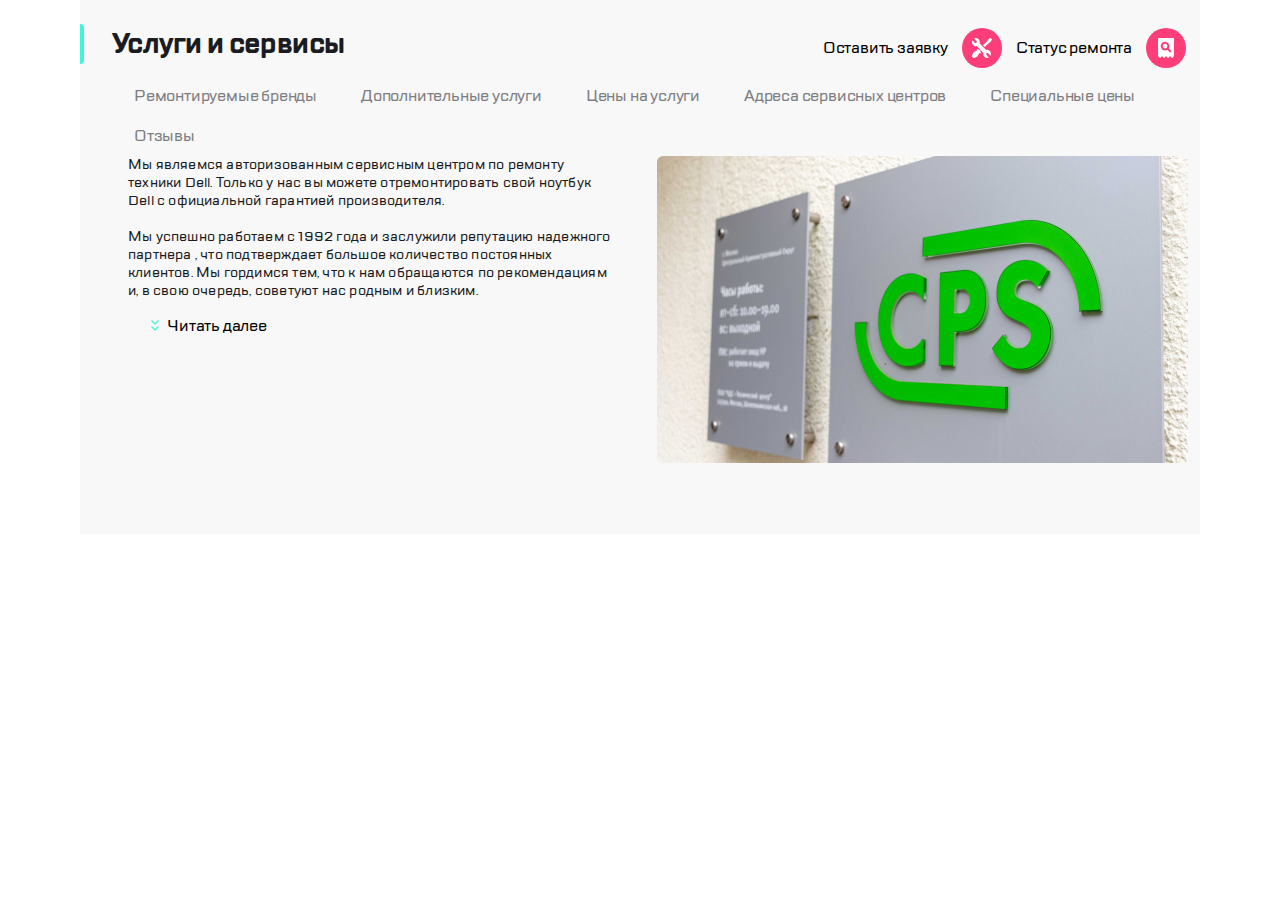
<file: index.html>
<!DOCTYPE html>
<html lang="en">
<head>
    <meta charset="UTF-8">
    <meta http-equiv="X-UA-Compatible" content="IE=edge">
    <meta name="viewport" content="width=device-width,user-scalable=no,initial-scale=1,maximum-scale=1,minimum-scale=1">
    <title>RepairService</title>
    <link rel="stylesheet" href="style.css">
</head>
<body>
    <div class="wrapper">
        <header class="header">
                <div class="header__menu">
                    <button class="button"><img src="./IMG/burgerSVG.svg" alt="Кнопка меню"></button>
                    <div class="header__divider header__divider_hidden"></div>                    
                    <div class="header__logo"><img src="./IMG/CPSlogo.svg" alt=""></div>
                </div>  
                <div class="header__contacts">  
                    <button class="button"><img src="./IMG/phone.svg" alt="Кнопка меню"></button>
                    <button class="button"><img src="./IMG/message.svg" alt="Кнопка меню"></button>
                    <button class="button header_button"><img src="./IMG/contact.svg" alt="Кнопка меню"></button>
                </div> 
                <div class="header__tools">           
                    <button class="button header__button_divider"><img src="./IMG/repair.svg" alt="Кнопка меню"></button>
                    <button class="button"><img src="./IMG/searchicon.svg" alt="Кнопка меню"></button>
            </div>
        </header>           

        <main class="main">
                <!-- // title ahead    -->
            <div class="main__title main__title-hidden">
                <span class="main__title_font">Услуги и сервисы</span>
            </div> 

                <!--  title ahead    //1140 -->
            <div class="main__ahead">
                <div class="main__title">
                    <span class="main__title_font">Услуги и сервисы</span>
                </div>
                <div class="main__button">
                    <span class="main__button_fonts"> Оставить заявку</span>
                    <button class="button"><img src="./IMG/repair.svg" alt="Кнопка меню"></button>
                </div>
                <div class="main__button">
                    <span class="main__button_fonts"> Статус ремонта</span>
                    <button class="button"><img src="./IMG/searchicon.svg" alt="Кнопка меню"></button>
                </div>              
            </div>
            
                <!--// nav scroller -->
            <div class="nav__scroller">
                <nav class="scroller__items scroller__items_scrollbar">
                    <a class="scroller__item scroller__item_fonts" href="#">Ремонтируемые бренды</a>
                    <a class="scroller__item scroller__item_fonts" href="#">Дополнительные услуги</a>
                    <a class="scroller__item scroller__item_fonts" href="#">Цены на услуги</a>
                    <a class="scroller__item scroller__item_fonts" href="#">Адреса сервисных центров</a>
                    <a class="scroller__item scroller__item_fonts" href="#">Специальные цены</a>
                    <a class="scroller__item scroller__item_fonts" href="#">Отзывы</a>
                </nav>
            </div>

                <!-- //main content -->

            <div class="main__content">
                <section class="main__content_wrap">
                    <div class="main__content_text">
                        <p class="content__fonts">  
                            Мы являемся авторизованным сервисным центром по ремонту
                            техники Dell. Только у нас вы можете отремонтировать 
                            свой ноутбук Dell с официальной  гарантией производителя.
                        </p>                     
                        <p class="content__fonts content__hidden_sm"> <br>
                            Мы успешно работаем с 1992 года и заслужили репутацию
                            надежного партнера <span class="content__hidden_lm">,  что подтверждает большое количество 
                            постоянных клиентов.  Мы гордимся тем, что к нам обращаются
                            по рекомендациям и, в свою очередь, советуют нас родным 
                            и близким.</span>
                        </p>
                        <div class="content__readmore">
                            <button class="readmore__button"></button>
                            <div class="readmore__button_fonts">Читать далее</div>
                        </div>  
                    </div>    
                </section>
                    
                    <!-- main img -->
                <div class="main__img main__img_position"></div>
            </div>
        </main>
    </div>
</body>
</file>
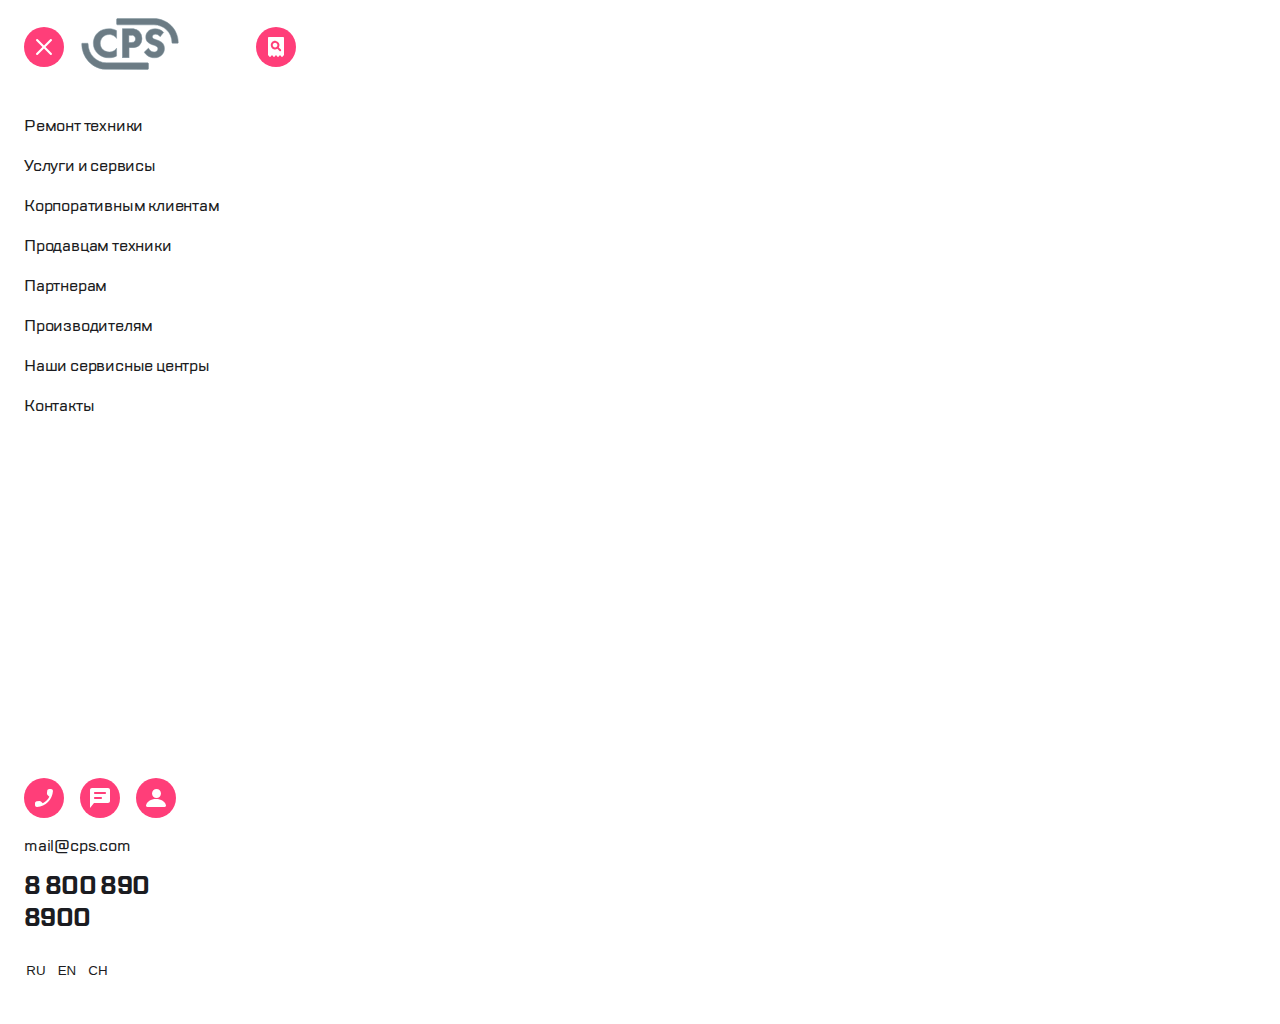
<file: mobileSlide.html>
<!DOCTYPE html>
<html lang="en">
<head>
    <meta charset="UTF-8">
    <meta http-equiv="X-UA-Compatible" content="IE=edge">
    <meta name="viewport" content="width=device-width, initial-scale=1.0">
    <link rel="stylesheet" href="./mobileslidestyle.css">
    <title>Document</title>
</head>
<body>
    <div class="mobslider">
        <header class="mobslider__header">
            <button class="mobslider__button mobslider__button_exit"><img src="./__mobile_slide/__mobslider_IMG/cross.svg" alt="Скрыть меню"></button>
            <div class="mobslider__logo"><img src="./__mobile_slide/__mobslider_IMG/CPSlogo.svg" alt="Логотип"></div>
            <button class="mobslider__button mobslider__button_search"><img src="./__mobile_slide/__mobslider_IMG/searchicon.svg" alt=""></button>
        </header>


        <div class="main">
            <section class="main__menu">
                <div class="main__menu_lists">
                    <a class="main__menu_list main__list_decoration main__list_activ " href="#">Ремонт техники</a>
                    <a class="main__menu_list main__list_decoration main__list_activ" href="#">Услуги и сервисы</a>
                    <a class="main__menu_list main__list_decoration main__list_activ" href="#">Корпоративным клиентам</a>
                    <a class="main__menu_list main__list_decoration main__list_activ" href="#">Продавцам техники</a>
                    <a class="main__menu_list main__list_decoration main__list_activ" href="#">Партнерам</a>
                    <a class="main__menu_list main__list_decoration main__list_activ" href="#">Производителям</a>
                    <a class="main__menu_list main__list_decoration main__list_activ" href="#">Наши сервисные центры</a>
                    <a class="main__menu_list main__list_decoration main__list_activ" href="#">Контакты</a>
                </div>
            </section>

            <footer class="main__footer">
                <div class="footer__contact">
                    <div class="footer__buttons">
                        <button class="footer__button mobslider__button"><img src="./__mobile_slide/__mobslider_IMG/phone.svg" alt="Позвонить"></button>
                        <button class="footer__button mobslider__button"><img src="./__mobile_slide/__mobslider_IMG/message.svg" alt="Отправить сообщение"></button>
                        <button class="footer__button mobslider__button"><img src="./__mobile_slide/__mobslider_IMG/contact.svg" alt="Список контактов"></button>
                    </div>
                    <div class="footer__email">mail@cps.com</div>
                    <div class="footer__phone">8 800 890 8900</div>
                </div>
                <div class="main__leng">
                    <ul class="leng__items">
                        <li class="leng__item"><button class="leng__buttons">RU</button></li>
                        <li class="leng__item"><button class="leng__buttons">EN</button></li>
                        <li class="leng__item"><button class="leng__buttons">CH</button></li>
                    </ul>
                </div>        
            </footer>
        </div>
    </div>
</body>
</html>
</file>
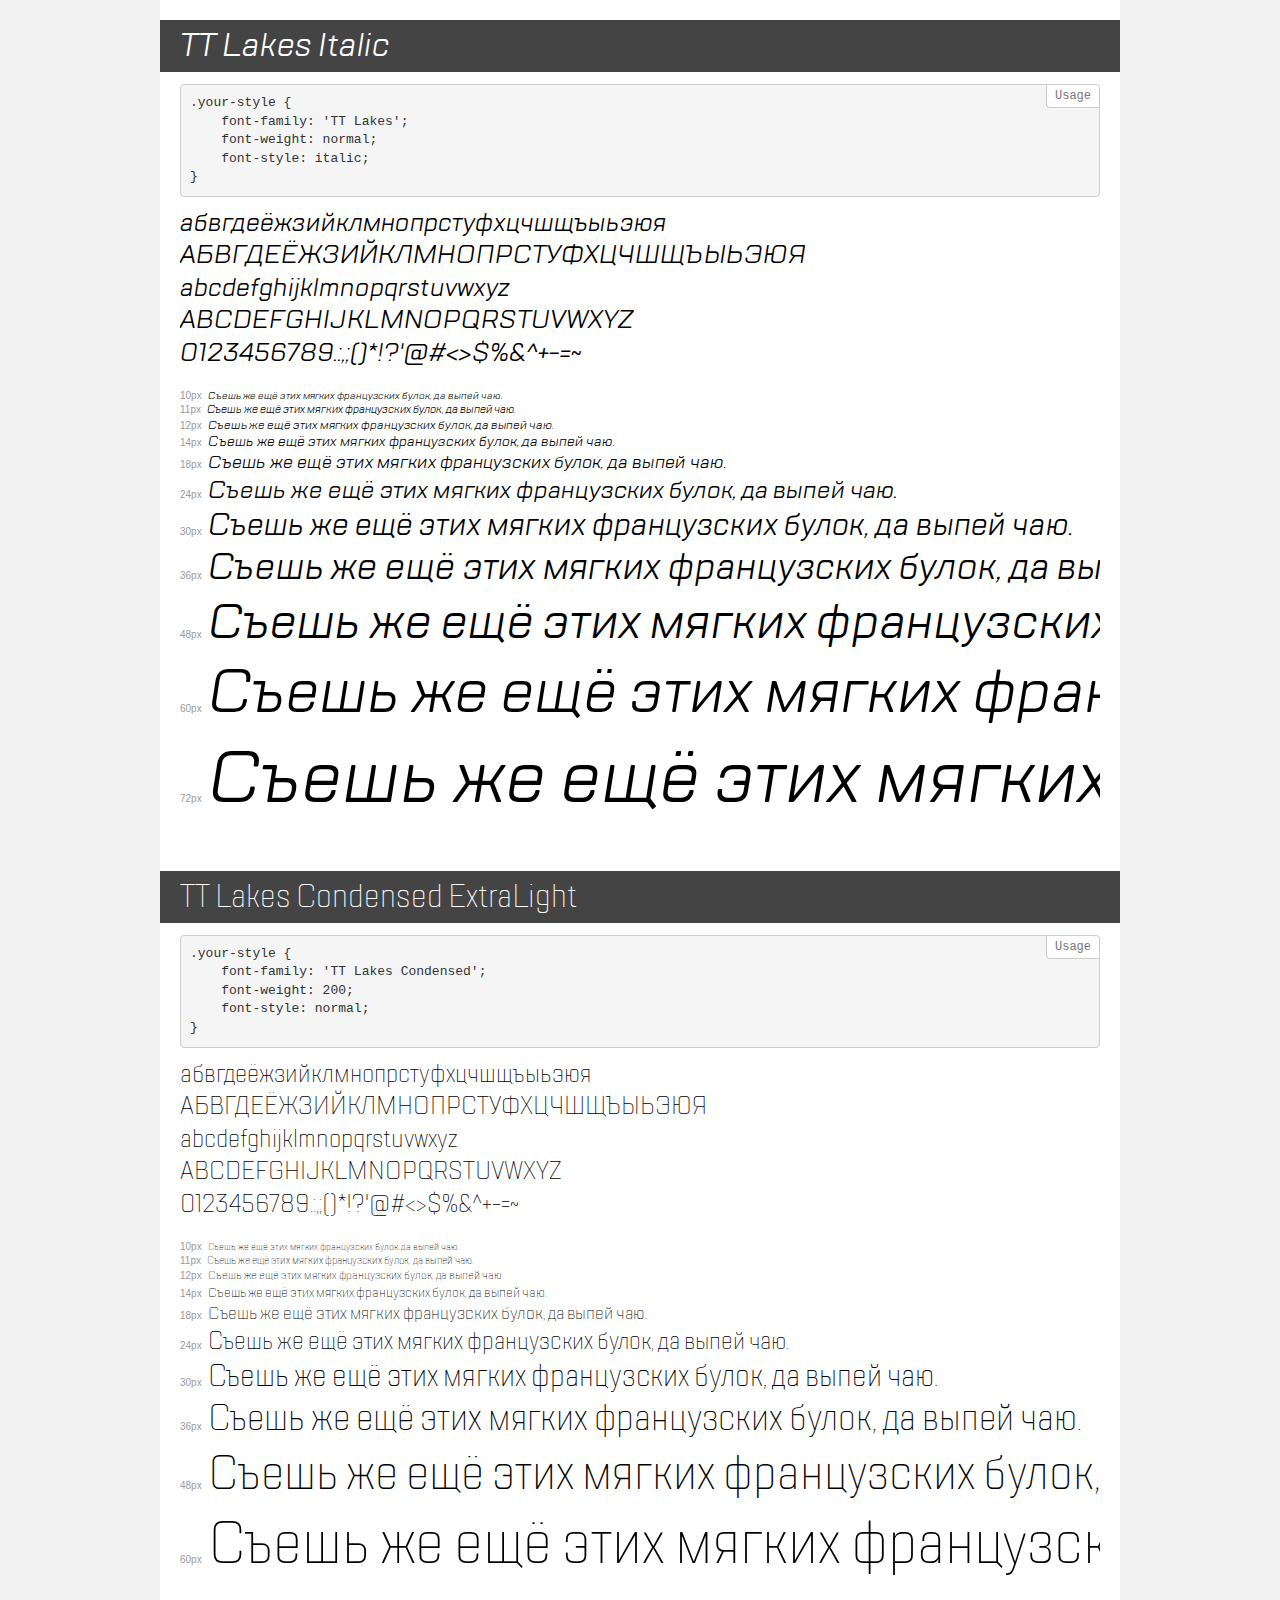
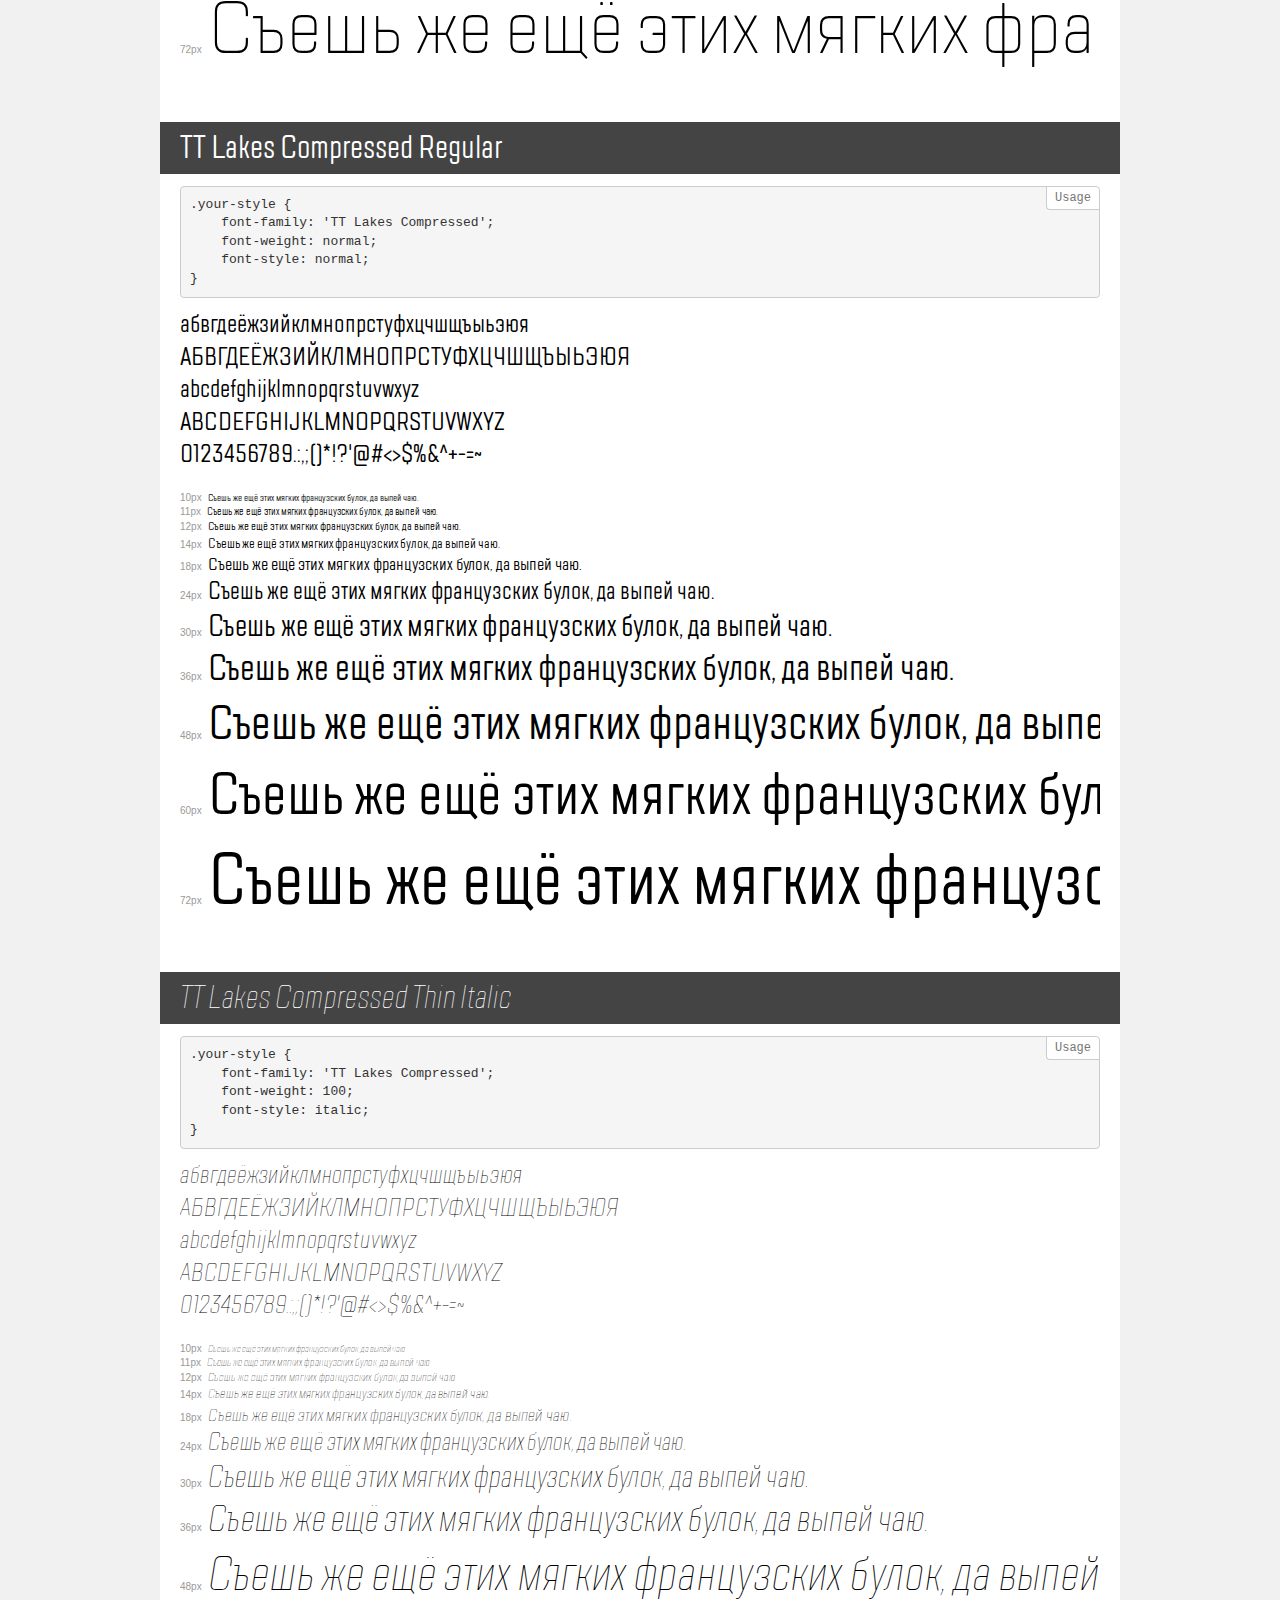
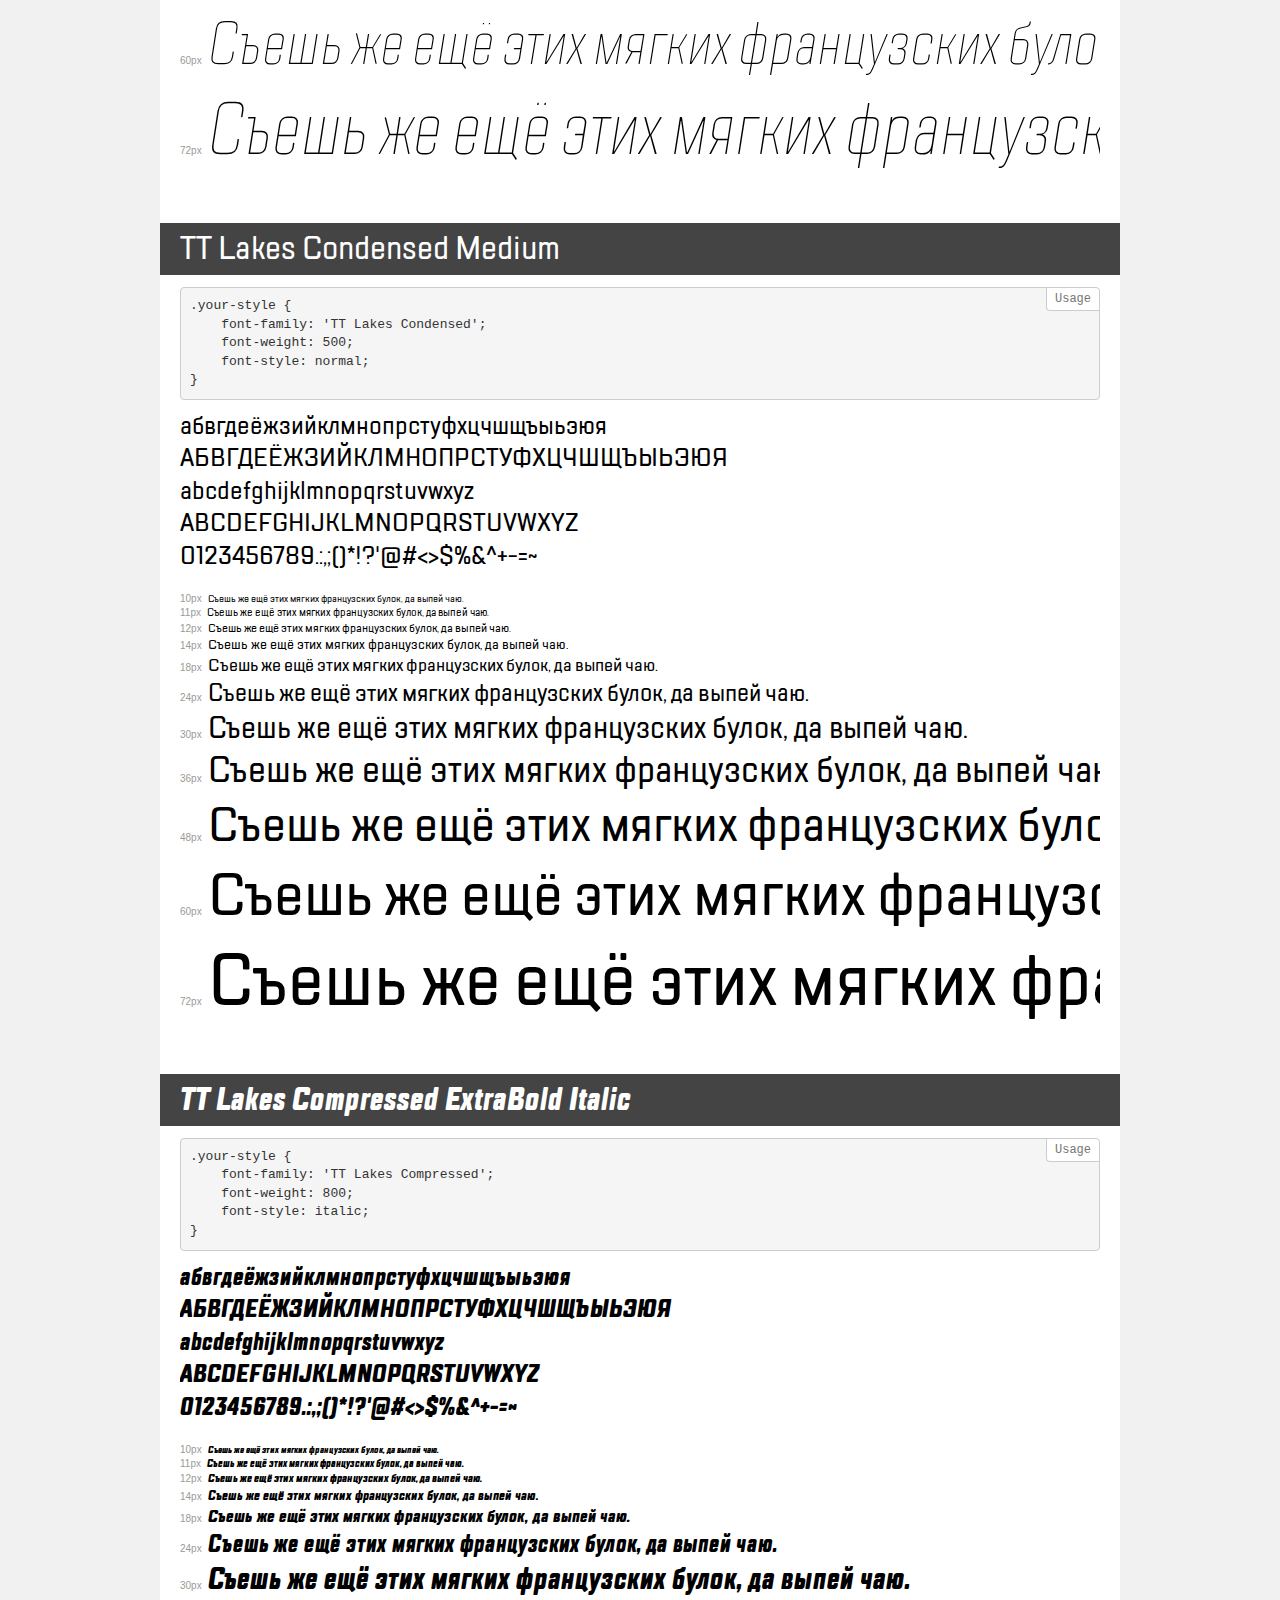
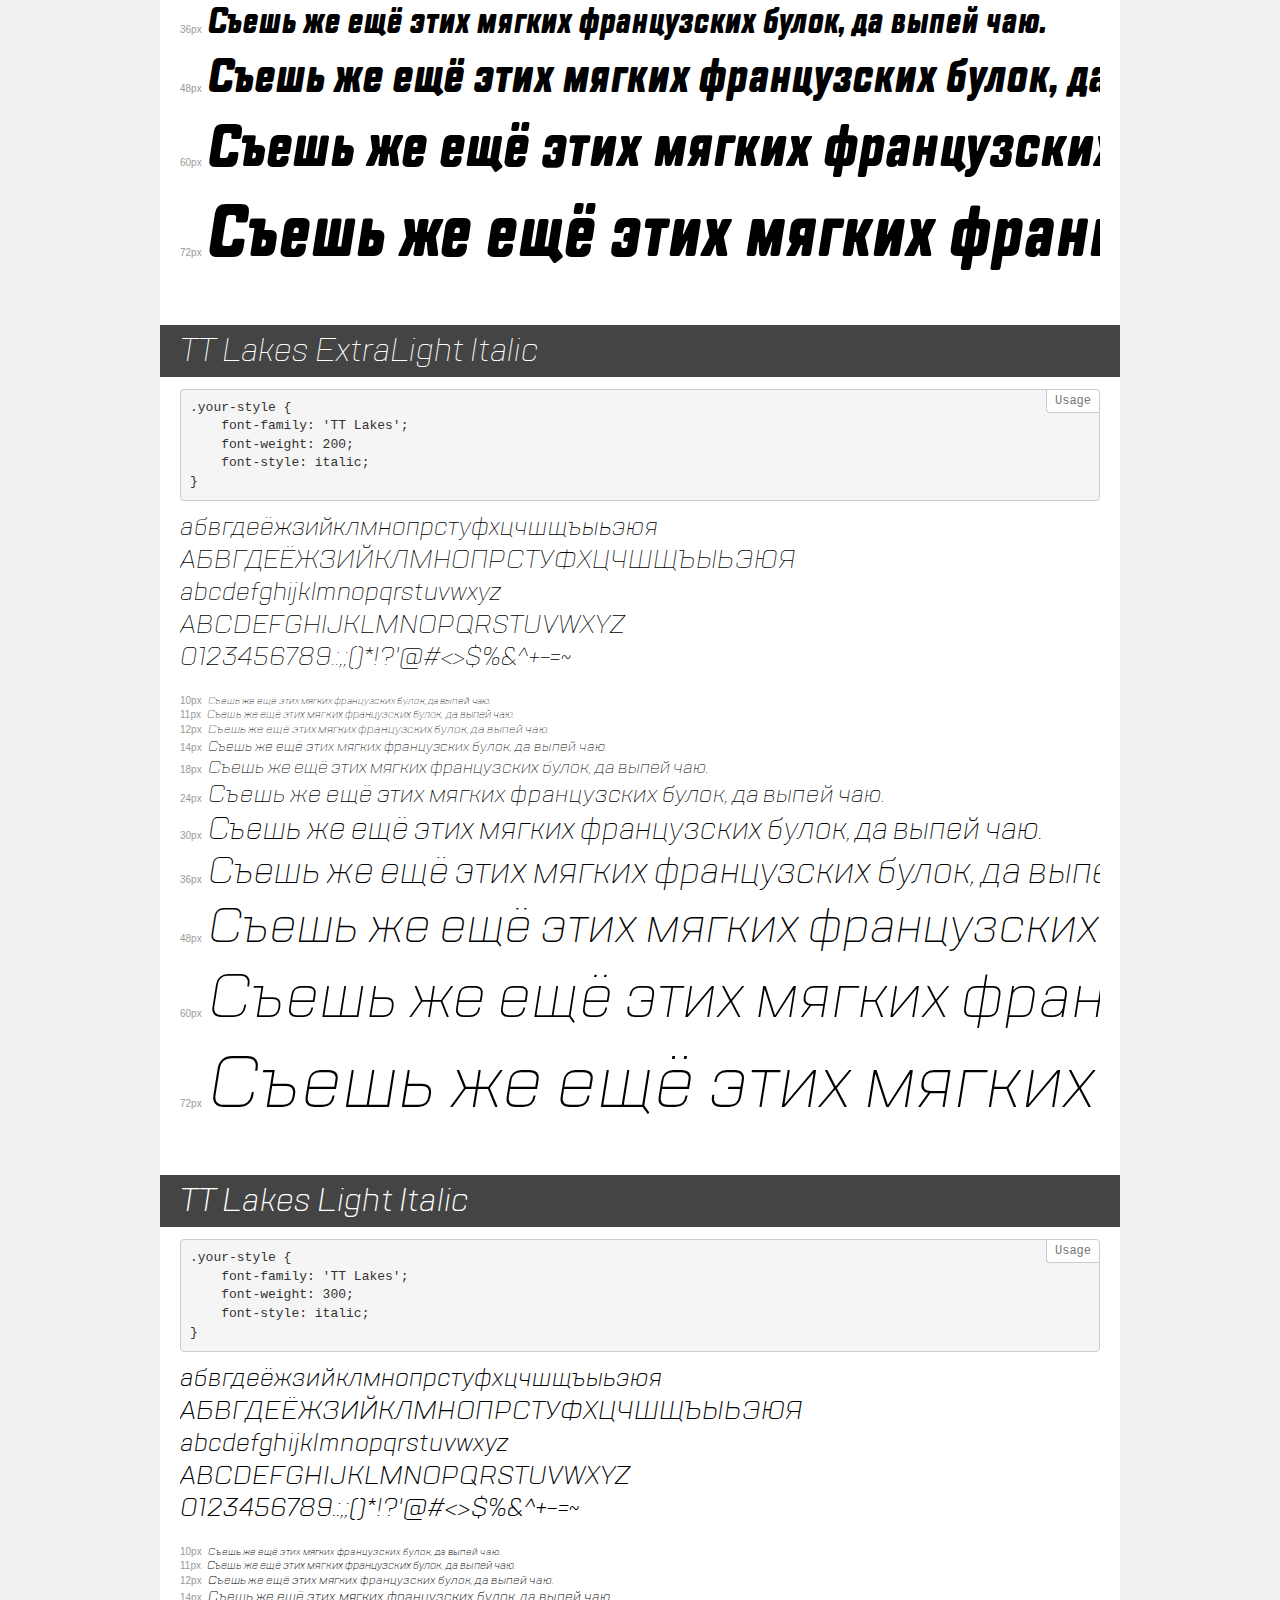
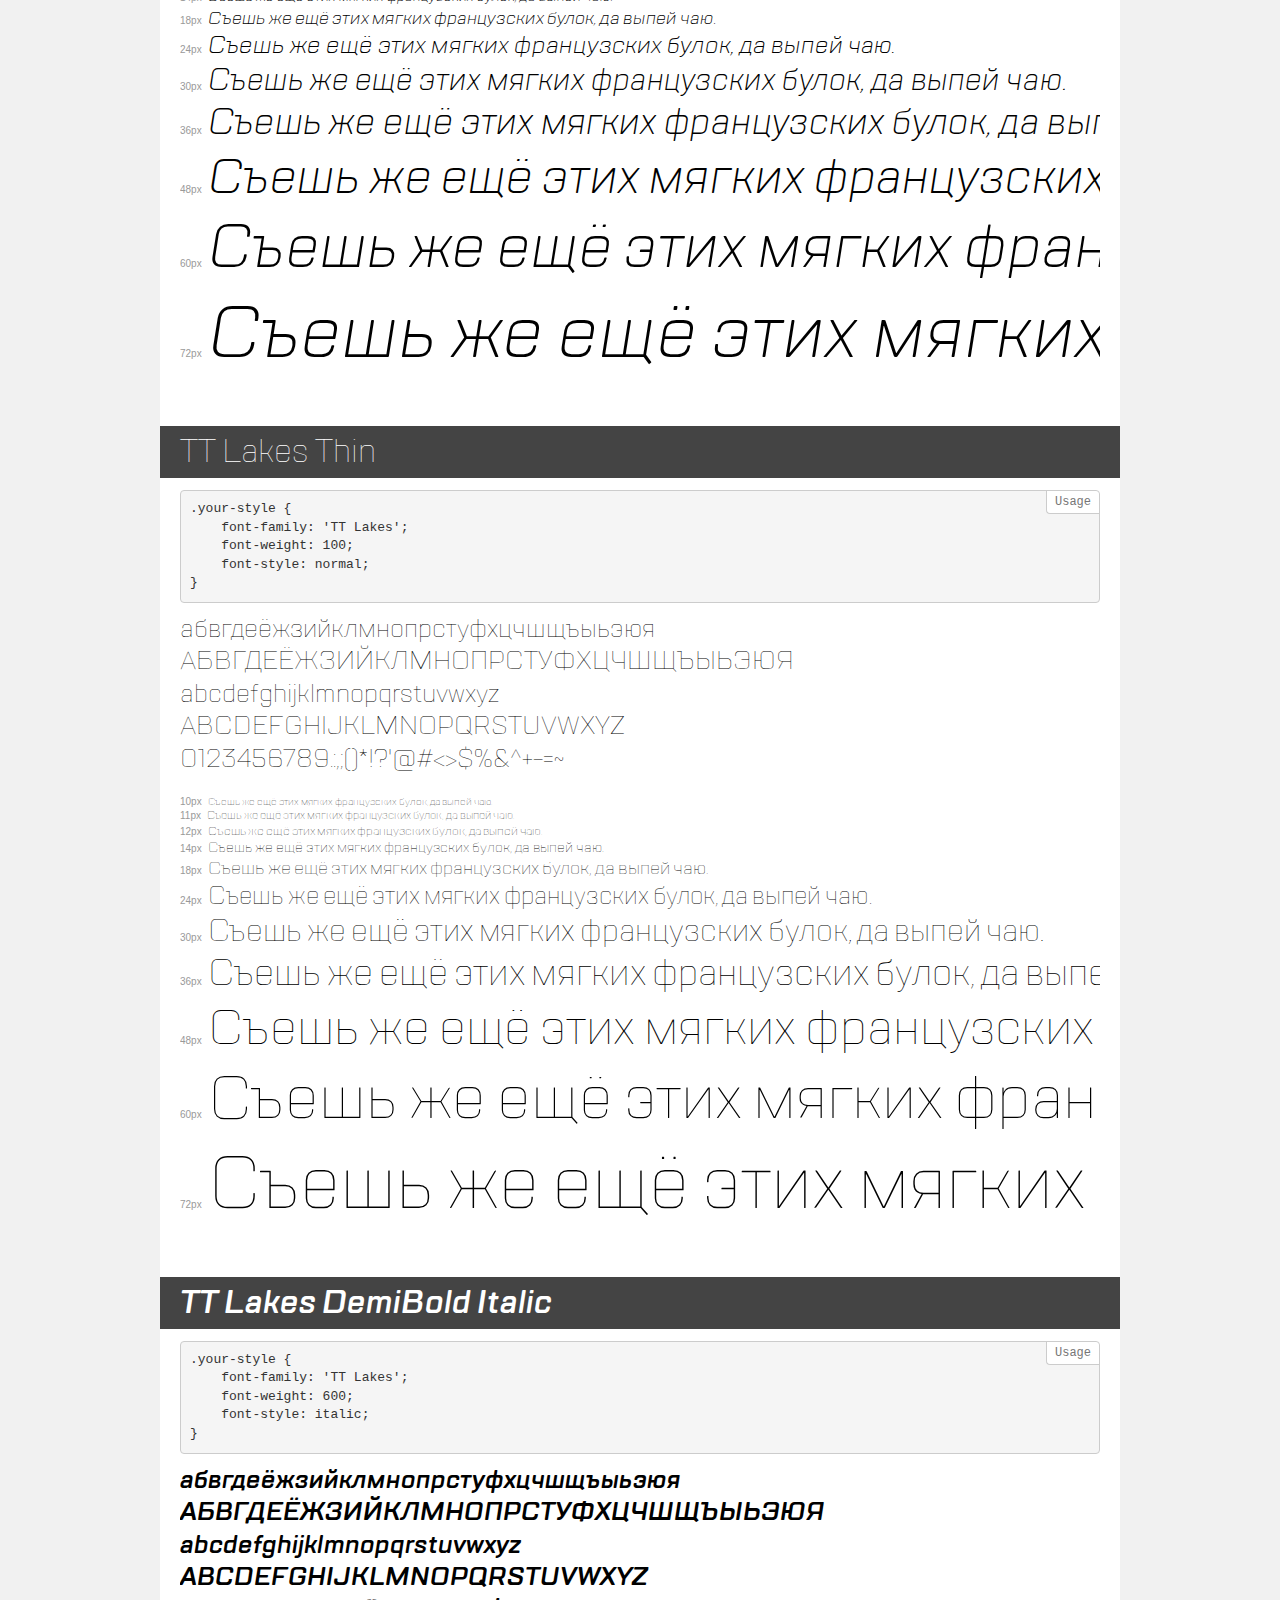
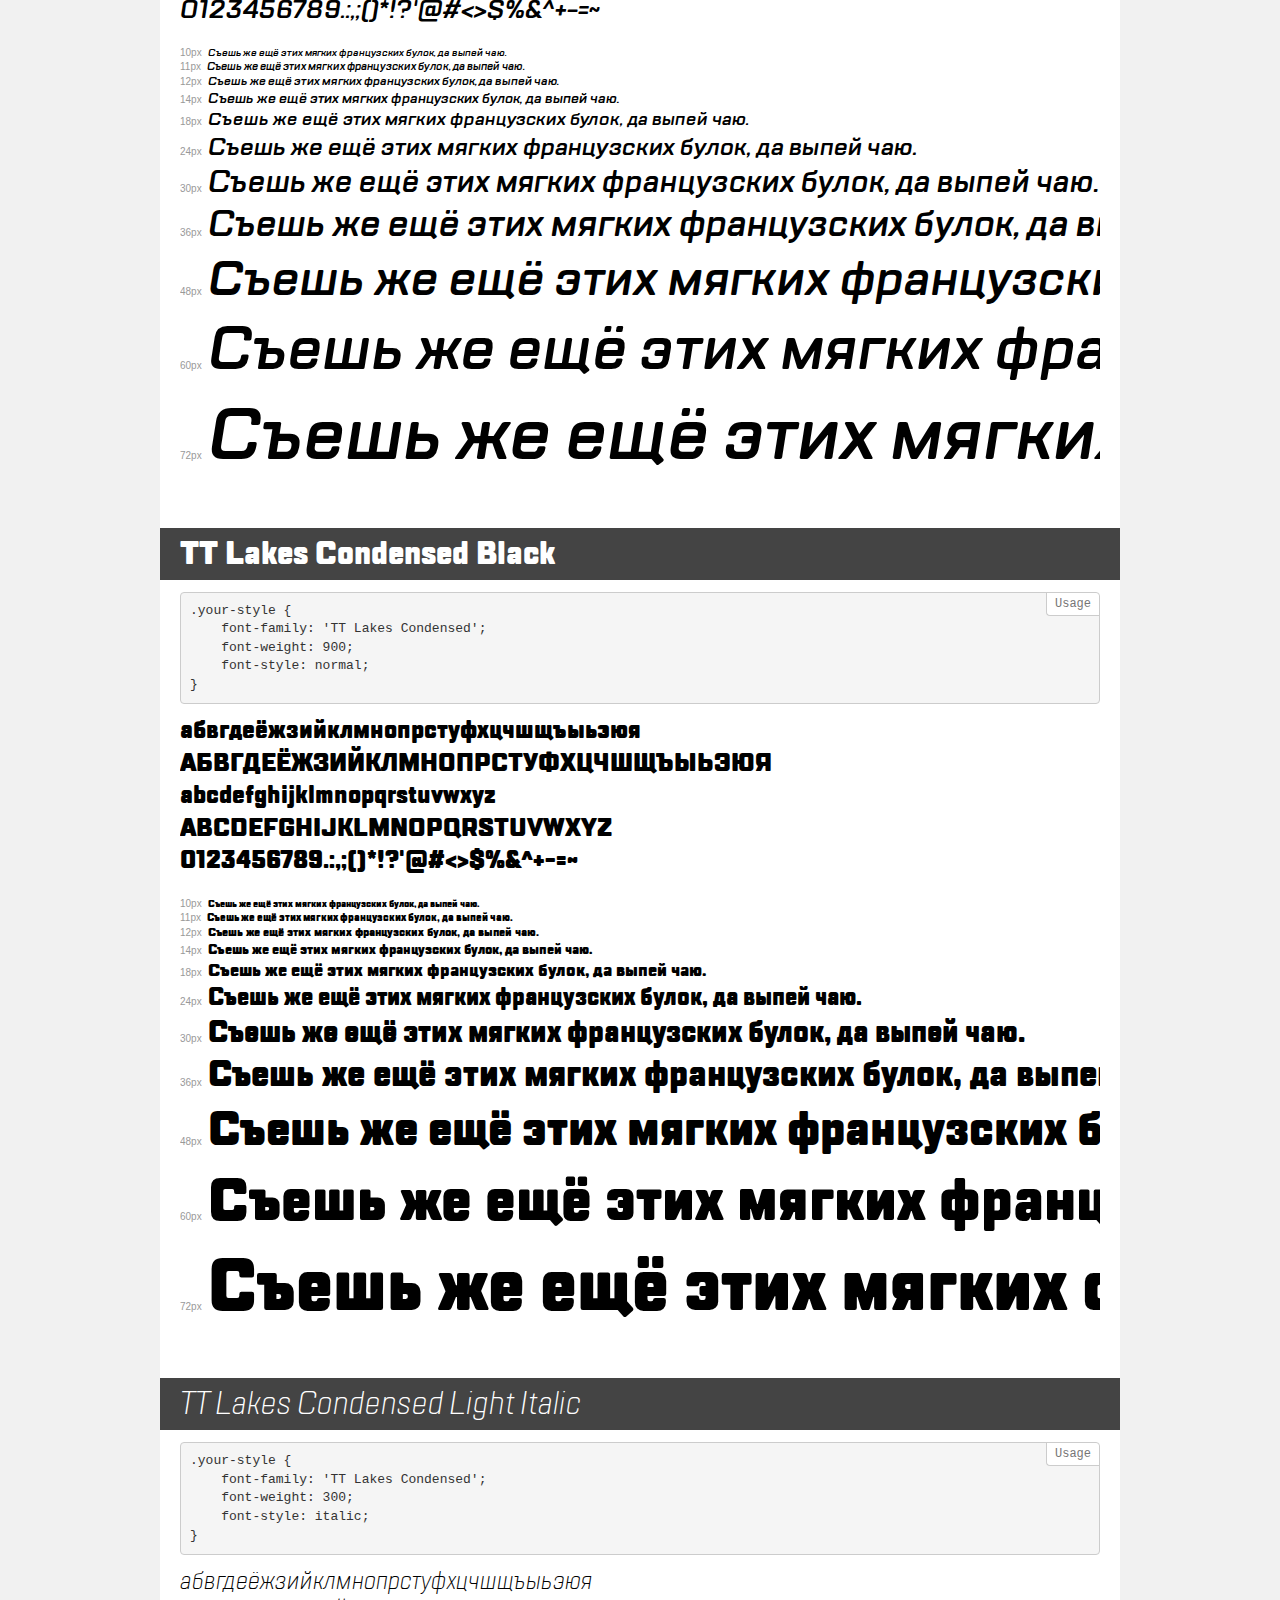
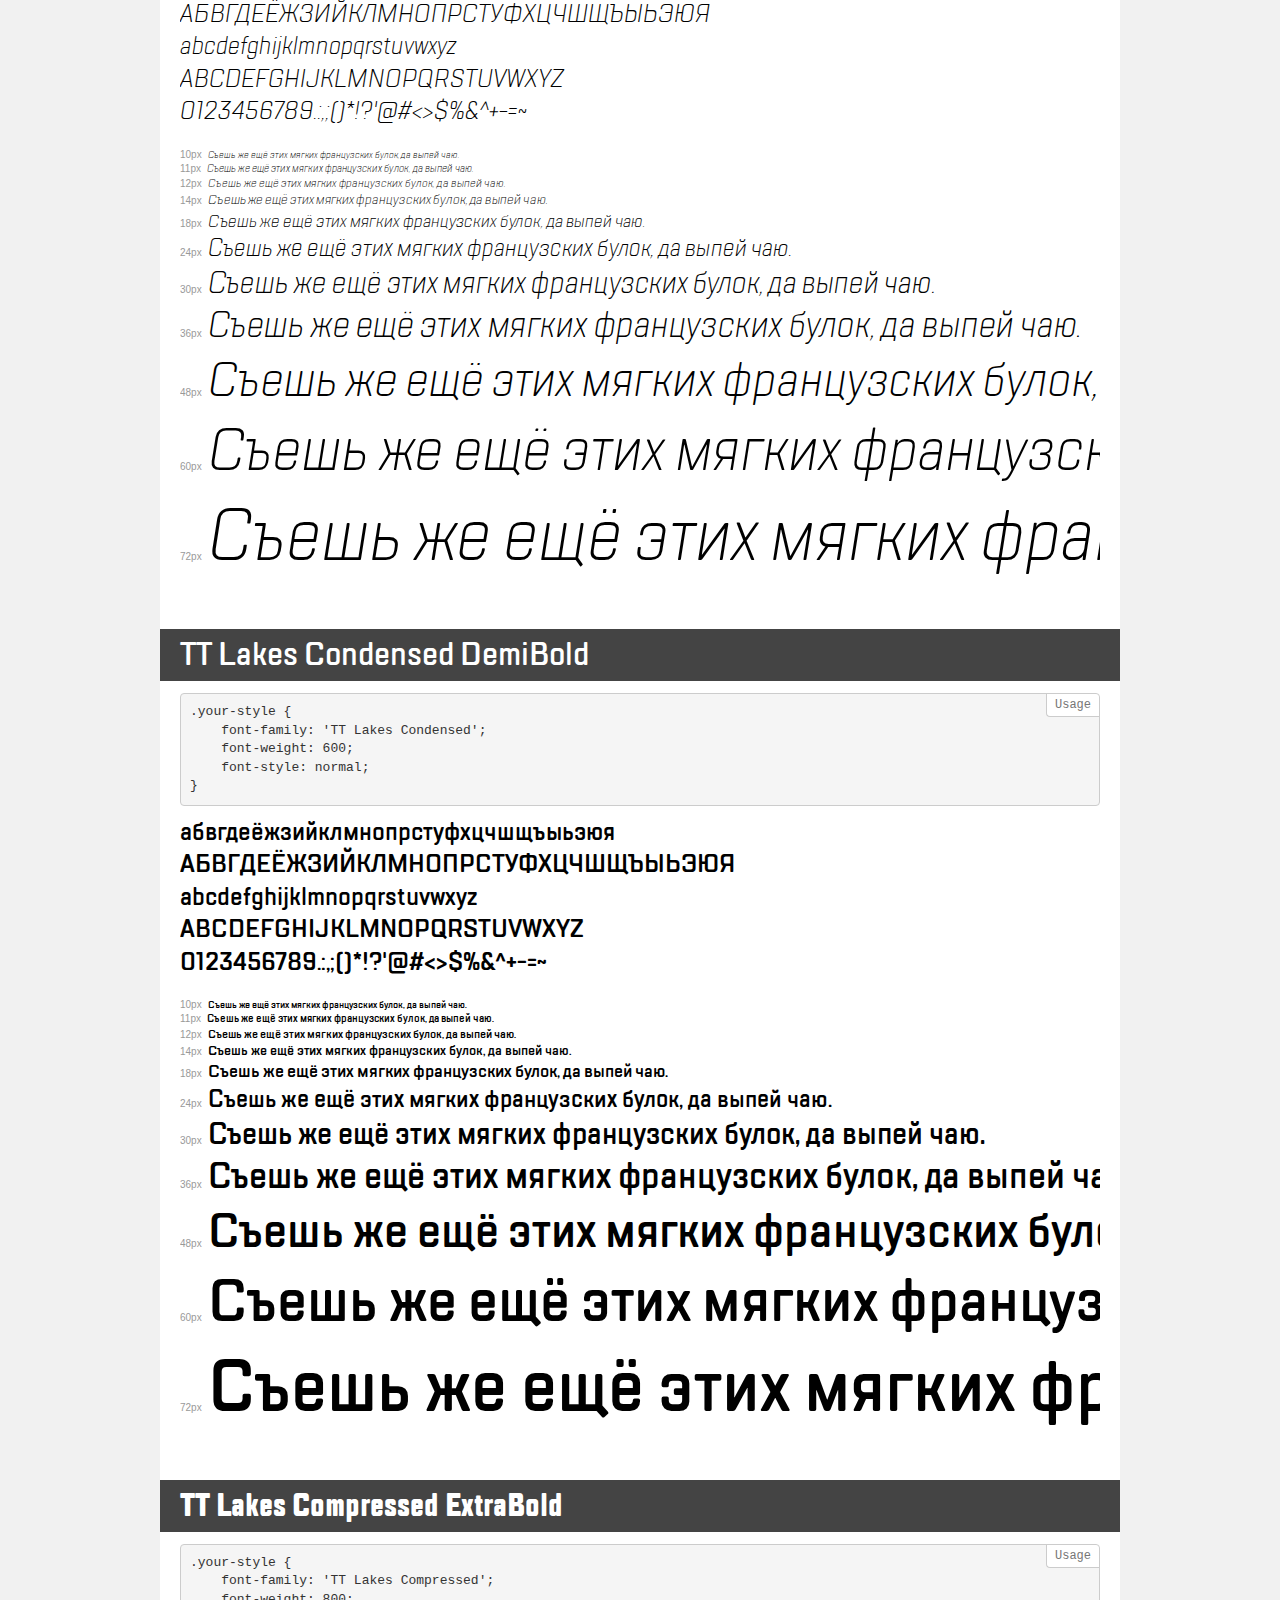
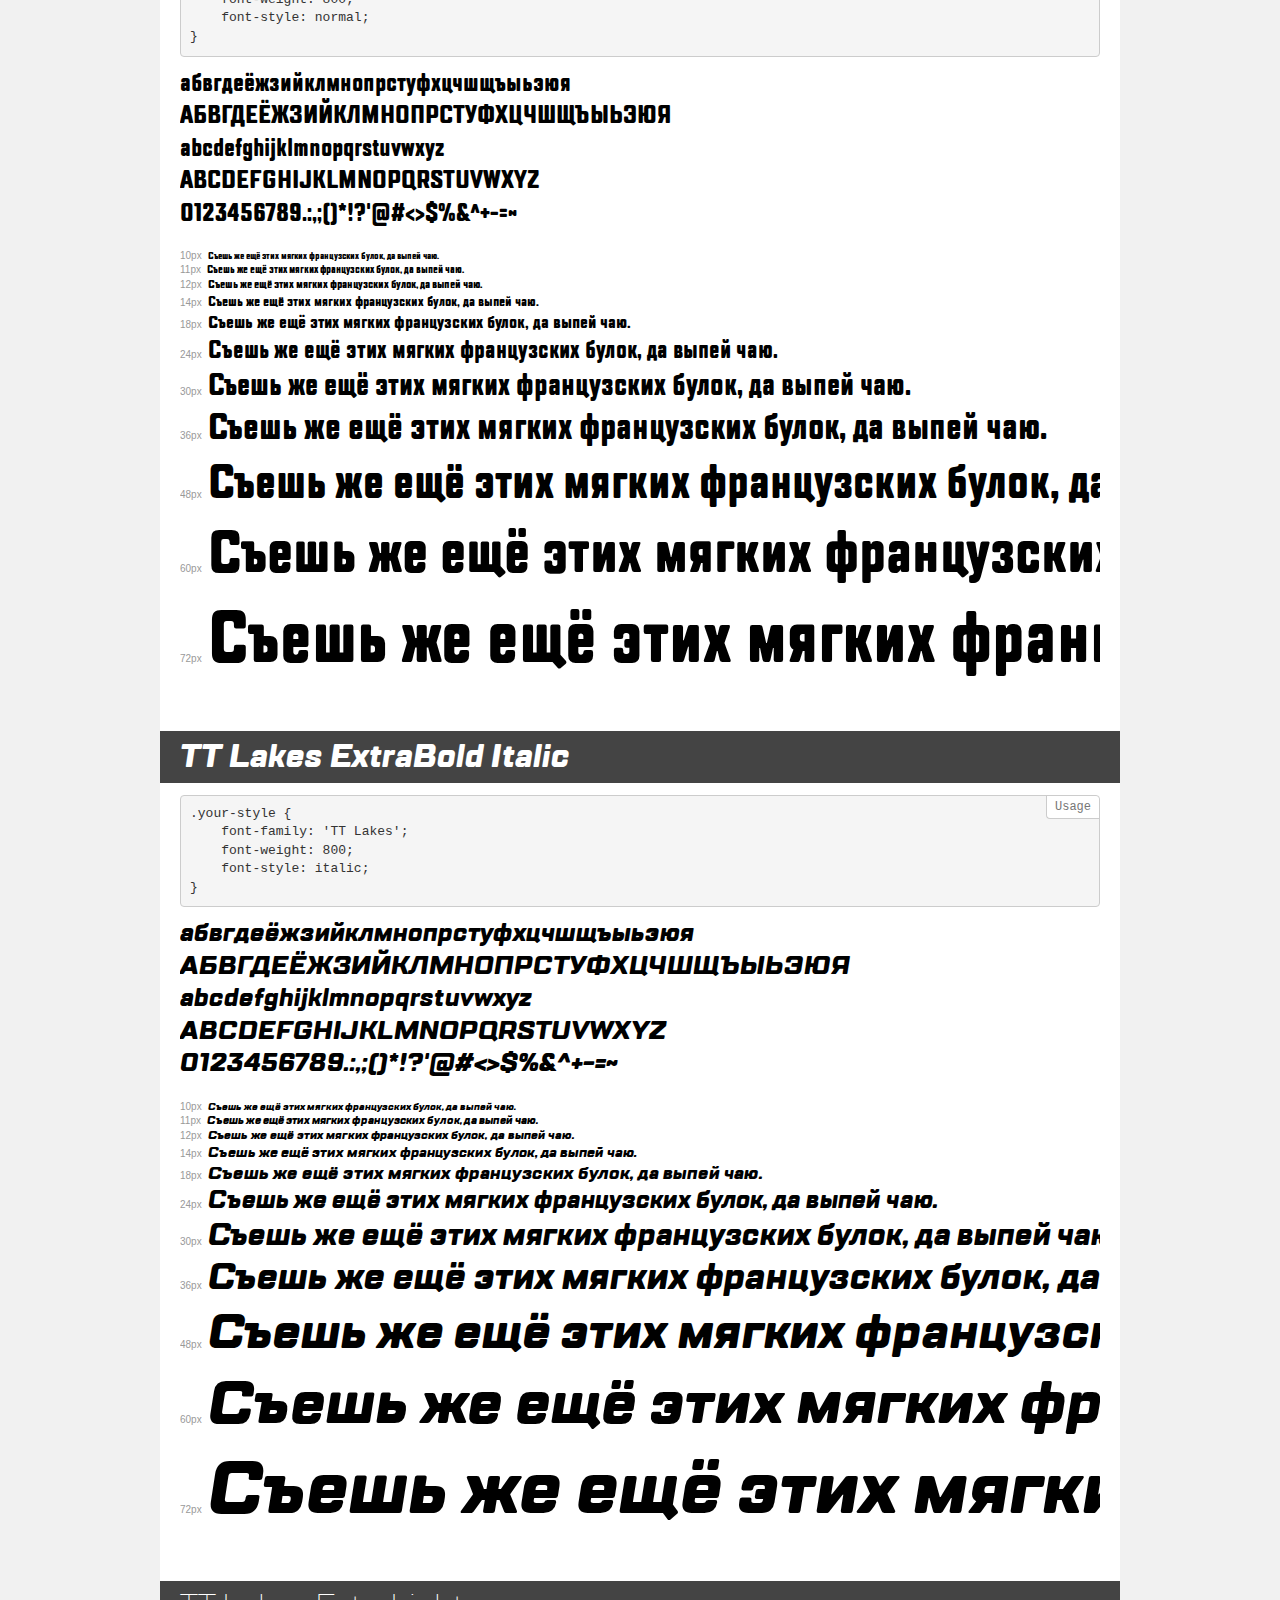
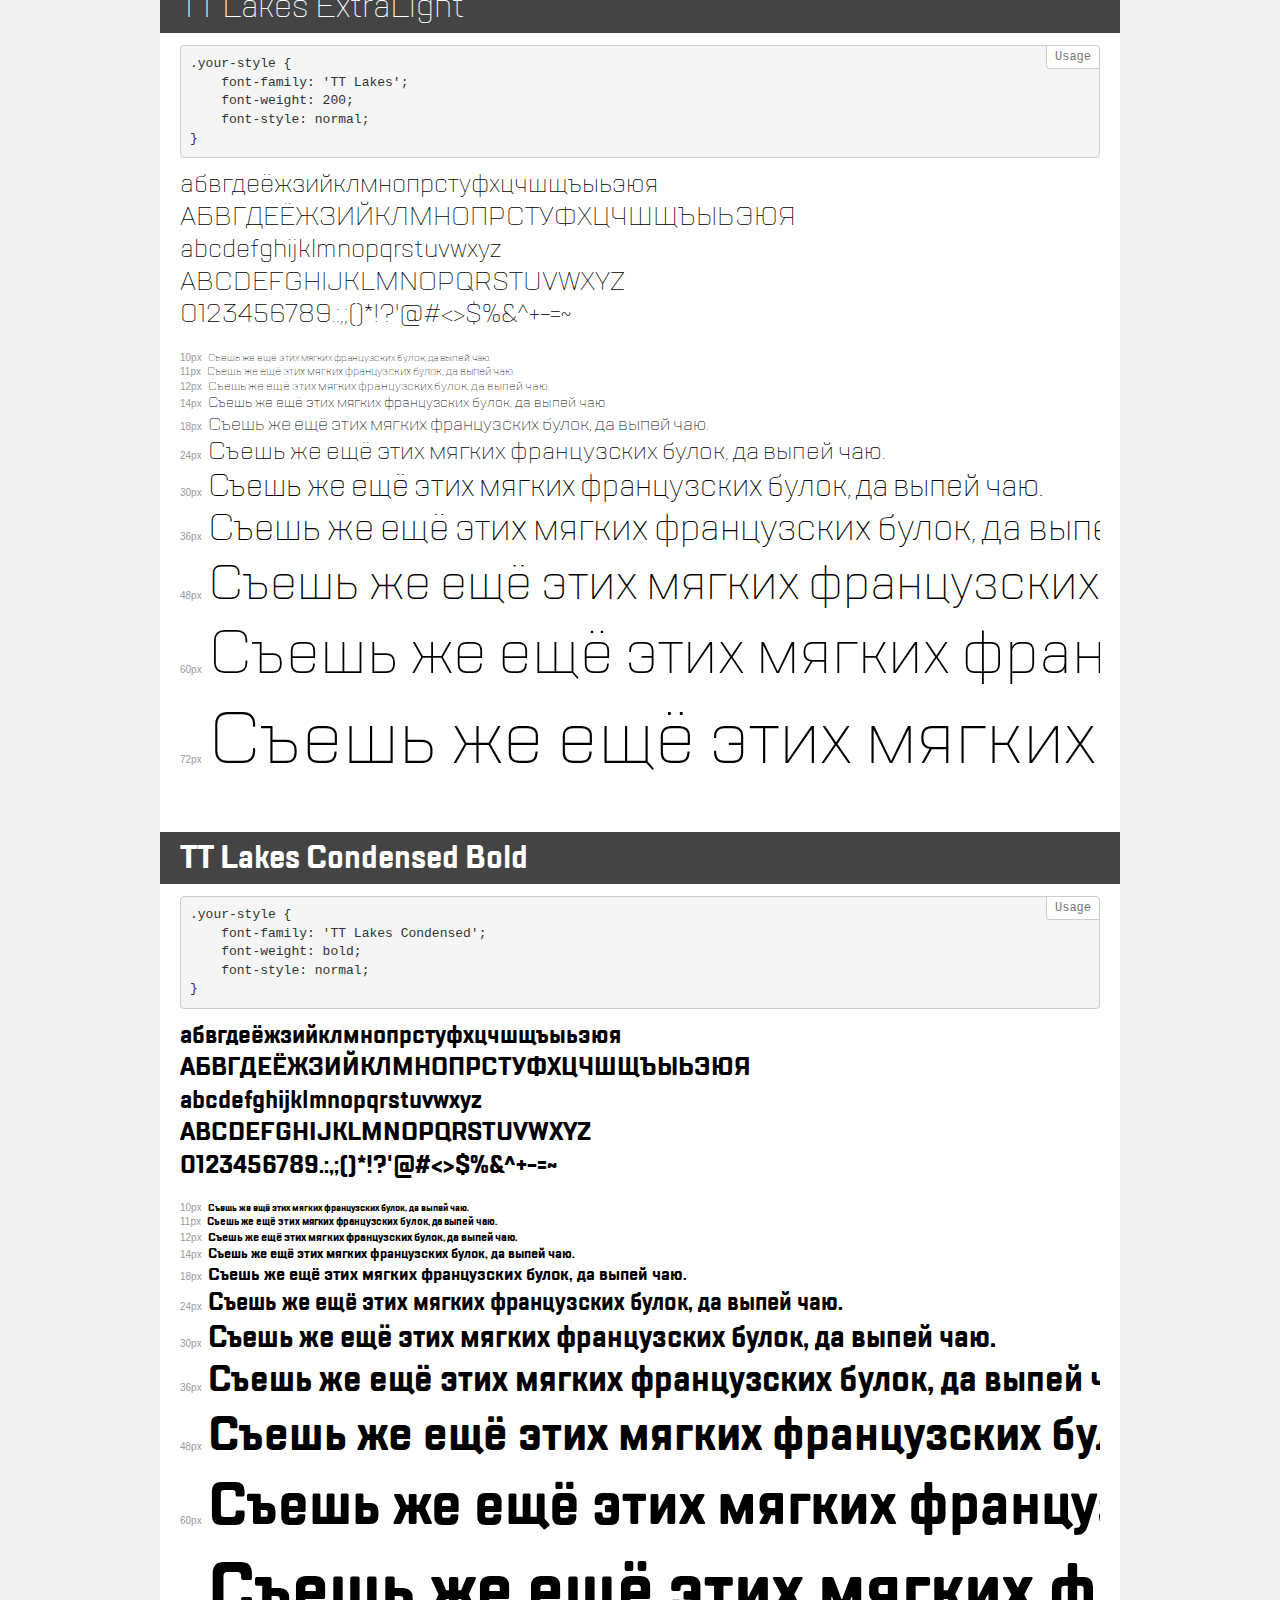
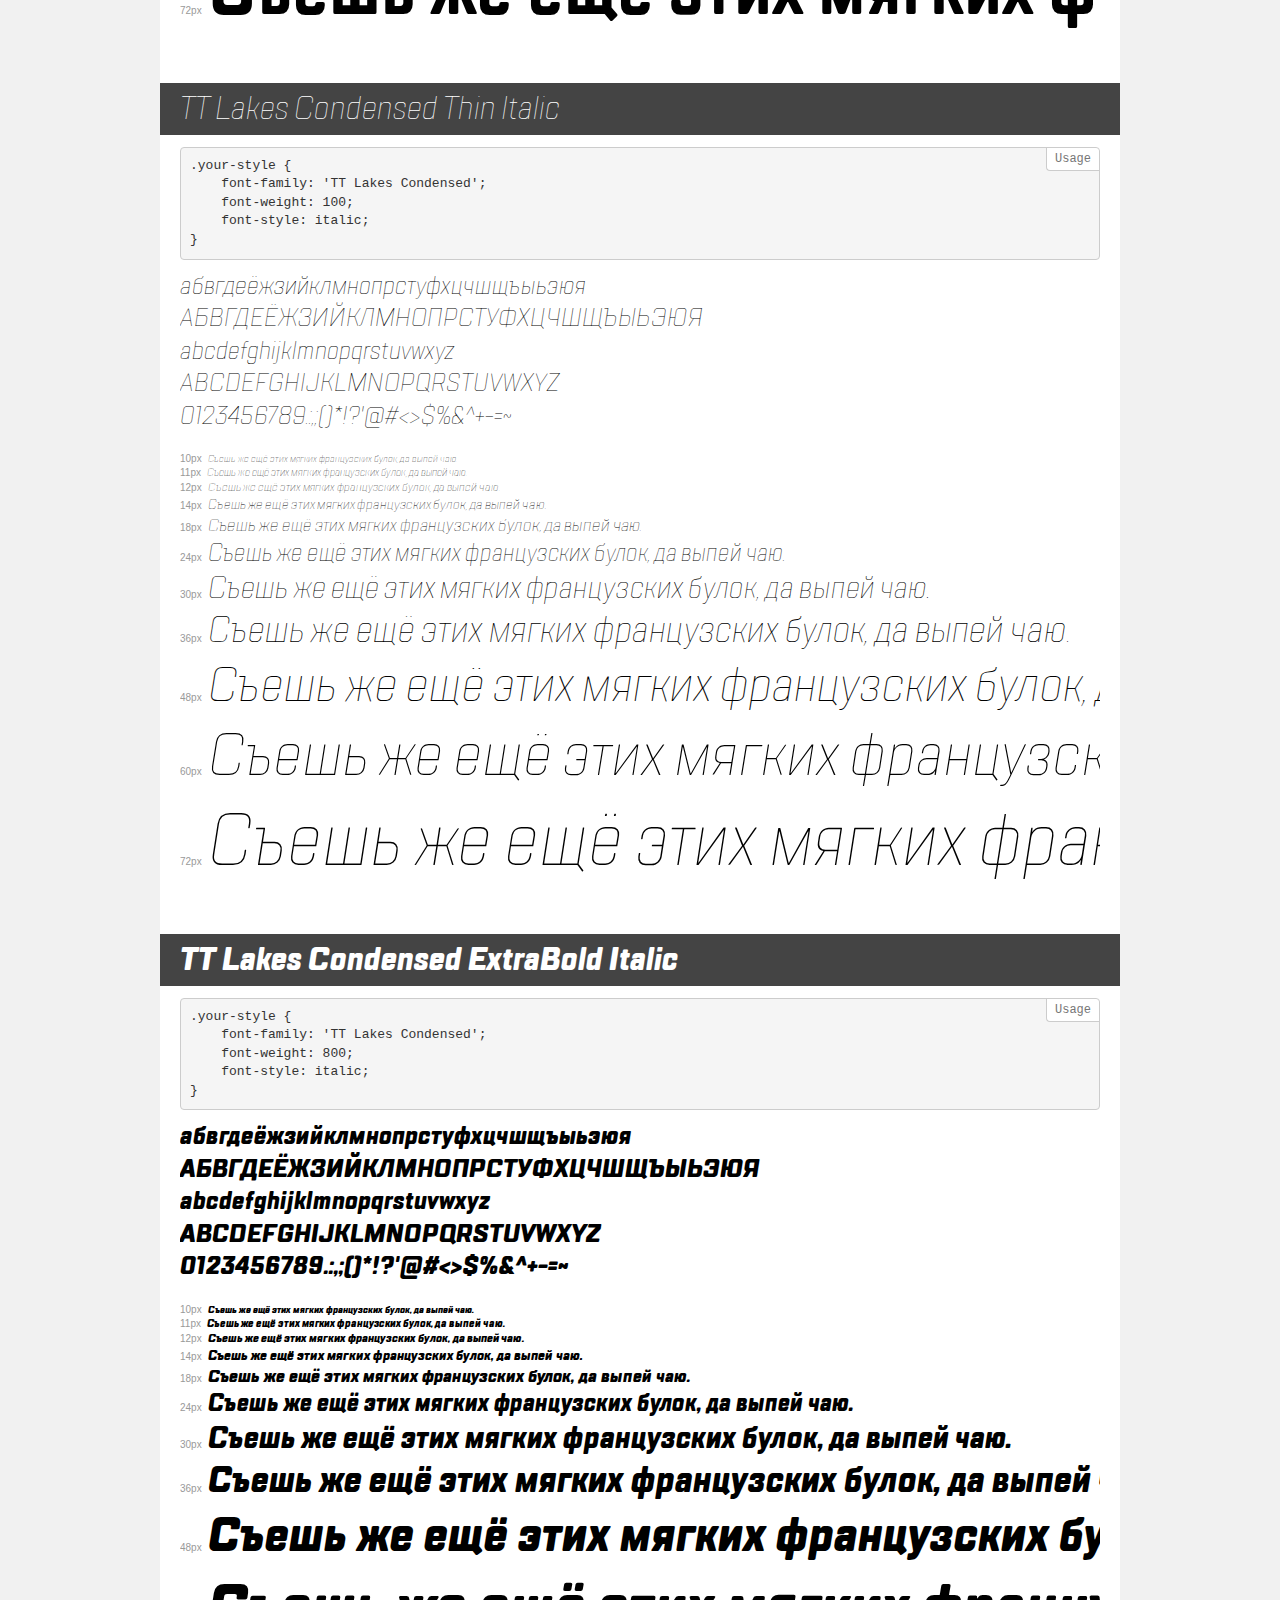
<file: Fonts/TTLakes/demo.html>
<!DOCTYPE html>
<html>
<head>
    <meta charset="utf-8">
    <meta http-equiv="X-UA-Compatible" content="IE=edge">
    <meta name="viewport" content="width=device-width, initial-scale=1">
    <meta name="robots" content="noindex, noarchive">
    <meta name="format-detection" content="telephone=no">
    <title>Transfonter demo</title>
    <link href="stylesheet.css" rel="stylesheet">
    <style>
        /*
        http://meyerweb.com/eric/tools/css/reset/
        v2.0 | 20110126
        License: none (public domain)
        */
        html, body, div, span, applet, object, iframe,
        h1, h2, h3, h4, h5, h6, p, blockquote, pre,
        a, abbr, acronym, address, big, cite, code,
        del, dfn, em, img, ins, kbd, q, s, samp,
        small, strike, strong, sub, sup, tt, var,
        b, u, i, center,
        dl, dt, dd, ol, ul, li,
        fieldset, form, label, legend,
        table, caption, tbody, tfoot, thead, tr, th, td,
        article, aside, canvas, details, embed,
        figure, figcaption, footer, header, hgroup,
        menu, nav, output, ruby, section, summary,
        time, mark, audio, video {
            margin: 0;
            padding: 0;
            border: 0;
            font-size: 100%;
            font: inherit;
            vertical-align: baseline;
        }
        /* HTML5 display-role reset for older browsers */
        article, aside, details, figcaption, figure,
        footer, header, hgroup, menu, nav, section {
            display: block;
        }
        body {
            line-height: 1;
        }
        ol, ul {
            list-style: none;
        }
        blockquote, q {
            quotes: none;
        }
        blockquote:before, blockquote:after,
        q:before, q:after {
            content: '';
            content: none;
        }
        table {
            border-collapse: collapse;
            border-spacing: 0;
        }
        /* common styles */
        body {
            background: #f1f1f1;
            color: #000;
        }
        .page {
            background: #fff;
            width: 920px;
            margin: 0 auto;
            padding: 20px 20px 0 20px;
            overflow: hidden;
        }
        .font-container {
            overflow-x: auto;
            overflow-y: hidden;
            margin-bottom: 40px;
            line-height: 1.3;
            white-space: nowrap;
            padding-bottom: 5px;
        }
        h1 {
            position: relative;
            background: #444;
            font-size: 32px;
            color: #fff;
            padding: 10px 20px;
            margin: 0 -20px 12px -20px;
        }
        .letters {
            font-size: 25px;
            margin-bottom: 20px;
        }
        .s10:before {
            content: '10px';
        }
        .s11:before {
            content: '11px';
        }
        .s12:before {
            content: '12px';
        }
        .s14:before {
            content: '14px';
        }
        .s18:before {
            content: '18px';
        }
        .s24:before {
            content: '24px';
        }
        .s30:before {
            content: '30px';
        }
        .s36:before {
            content: '36px';
        }
        .s48:before {
            content: '48px';
        }
        .s60:before {
            content: '60px';
        }
        .s72:before {
            content: '72px';
        }
        .s10:before, .s11:before, .s12:before, .s14:before,
        .s18:before, .s24:before, .s30:before, .s36:before,
        .s48:before, .s60:before, .s72:before {
            font-family: Arial, sans-serif;
            font-size: 10px;
            font-weight: normal;
            font-style: normal;
            color: #999;
            padding-right: 6px;
        }
        pre {
            display: block;
            position: relative;
            padding: 9px;
            margin: 0 0 10px;
            font-family: Monaco, Menlo, Consolas, "Courier New", monospace !important;
            font-size: 13px;
            line-height: 1.428571429;
            color: #333;
            font-weight: normal !important;
            font-style: normal !important;
            background-color: #f5f5f5;
            border: 1px solid #ccc;
            overflow-x: auto;
            border-radius: 4px;
        }
        pre:after {
            display: block;
            position: absolute;
            right: 0;
            top: 0;
            content: 'Usage';
            line-height: 1;
            padding: 5px 8px;
            font-size: 12px;
            color: #767676;
            background-color: #fff;
            border: 1px solid #ccc;
            border-right: none;
            border-top: none;
            border-radius: 0 4px 0 4px;
            z-index: 10;
        }
        /* responsive */
        @media (max-width: 959px) {
            .page {
                width: auto;
                margin: 0;
            }
        }
    </style>
</head>
<body>
<div class="page">
    <div class="demo" style="font-family: 'TT Lakes'; font-weight: normal; font-style: italic;">
        <h1>TT Lakes Italic</h1>
        <pre>.your-style {
    font-family: 'TT Lakes';
    font-weight: normal;
    font-style: italic;
}</pre>
        <div class="font-container">
            <p class="letters">
                абвгдеёжзийклмнопрстуфхцчшщъыьэюя<br>
АБВГДЕЁЖЗИЙКЛМНОПРСТУФХЦЧШЩЪЫЬЭЮЯ<br>
abcdefghijklmnopqrstuvwxyz<br>
ABCDEFGHIJKLMNOPQRSTUVWXYZ<br>
                0123456789.:,;()*!?'@#<>$%&^+-=~
            </p>
            <p class="s10" style="font-size: 10px;">Съешь же ещё этих мягких французских булок, да выпей чаю.</p>
            <p class="s11" style="font-size: 11px;">Съешь же ещё этих мягких французских булок, да выпей чаю.</p>
            <p class="s12" style="font-size: 12px;">Съешь же ещё этих мягких французских булок, да выпей чаю.</p>
            <p class="s14" style="font-size: 14px;">Съешь же ещё этих мягких французских булок, да выпей чаю.</p>
            <p class="s18" style="font-size: 18px;">Съешь же ещё этих мягких французских булок, да выпей чаю.</p>
            <p class="s24" style="font-size: 24px;">Съешь же ещё этих мягких французских булок, да выпей чаю.</p>
            <p class="s30" style="font-size: 30px;">Съешь же ещё этих мягких французских булок, да выпей чаю.</p>
            <p class="s36" style="font-size: 36px;">Съешь же ещё этих мягких французских булок, да выпей чаю.</p>
            <p class="s48" style="font-size: 48px;">Съешь же ещё этих мягких французских булок, да выпей чаю.</p>
            <p class="s60" style="font-size: 60px;">Съешь же ещё этих мягких французских булок, да выпей чаю.</p>
            <p class="s72" style="font-size: 72px;">Съешь же ещё этих мягких французских булок, да выпей чаю.</p>
        </div>
    </div>
    <div class="demo" style="font-family: 'TT Lakes Condensed'; font-weight: 200; font-style: normal;">
        <h1>TT Lakes Condensed ExtraLight</h1>
        <pre>.your-style {
    font-family: 'TT Lakes Condensed';
    font-weight: 200;
    font-style: normal;
}</pre>
        <div class="font-container">
            <p class="letters">
                абвгдеёжзийклмнопрстуфхцчшщъыьэюя<br>
АБВГДЕЁЖЗИЙКЛМНОПРСТУФХЦЧШЩЪЫЬЭЮЯ<br>
abcdefghijklmnopqrstuvwxyz<br>
ABCDEFGHIJKLMNOPQRSTUVWXYZ<br>
                0123456789.:,;()*!?'@#<>$%&^+-=~
            </p>
            <p class="s10" style="font-size: 10px;">Съешь же ещё этих мягких французских булок, да выпей чаю.</p>
            <p class="s11" style="font-size: 11px;">Съешь же ещё этих мягких французских булок, да выпей чаю.</p>
            <p class="s12" style="font-size: 12px;">Съешь же ещё этих мягких французских булок, да выпей чаю.</p>
            <p class="s14" style="font-size: 14px;">Съешь же ещё этих мягких французских булок, да выпей чаю.</p>
            <p class="s18" style="font-size: 18px;">Съешь же ещё этих мягких французских булок, да выпей чаю.</p>
            <p class="s24" style="font-size: 24px;">Съешь же ещё этих мягких французских булок, да выпей чаю.</p>
            <p class="s30" style="font-size: 30px;">Съешь же ещё этих мягких французских булок, да выпей чаю.</p>
            <p class="s36" style="font-size: 36px;">Съешь же ещё этих мягких французских булок, да выпей чаю.</p>
            <p class="s48" style="font-size: 48px;">Съешь же ещё этих мягких французских булок, да выпей чаю.</p>
            <p class="s60" style="font-size: 60px;">Съешь же ещё этих мягких французских булок, да выпей чаю.</p>
            <p class="s72" style="font-size: 72px;">Съешь же ещё этих мягких французских булок, да выпей чаю.</p>
        </div>
    </div>
    <div class="demo" style="font-family: 'TT Lakes Compressed'; font-weight: normal; font-style: normal;">
        <h1>TT Lakes Compressed Regular</h1>
        <pre>.your-style {
    font-family: 'TT Lakes Compressed';
    font-weight: normal;
    font-style: normal;
}</pre>
        <div class="font-container">
            <p class="letters">
                абвгдеёжзийклмнопрстуфхцчшщъыьэюя<br>
АБВГДЕЁЖЗИЙКЛМНОПРСТУФХЦЧШЩЪЫЬЭЮЯ<br>
abcdefghijklmnopqrstuvwxyz<br>
ABCDEFGHIJKLMNOPQRSTUVWXYZ<br>
                0123456789.:,;()*!?'@#<>$%&^+-=~
            </p>
            <p class="s10" style="font-size: 10px;">Съешь же ещё этих мягких французских булок, да выпей чаю.</p>
            <p class="s11" style="font-size: 11px;">Съешь же ещё этих мягких французских булок, да выпей чаю.</p>
            <p class="s12" style="font-size: 12px;">Съешь же ещё этих мягких французских булок, да выпей чаю.</p>
            <p class="s14" style="font-size: 14px;">Съешь же ещё этих мягких французских булок, да выпей чаю.</p>
            <p class="s18" style="font-size: 18px;">Съешь же ещё этих мягких французских булок, да выпей чаю.</p>
            <p class="s24" style="font-size: 24px;">Съешь же ещё этих мягких французских булок, да выпей чаю.</p>
            <p class="s30" style="font-size: 30px;">Съешь же ещё этих мягких французских булок, да выпей чаю.</p>
            <p class="s36" style="font-size: 36px;">Съешь же ещё этих мягких французских булок, да выпей чаю.</p>
            <p class="s48" style="font-size: 48px;">Съешь же ещё этих мягких французских булок, да выпей чаю.</p>
            <p class="s60" style="font-size: 60px;">Съешь же ещё этих мягких французских булок, да выпей чаю.</p>
            <p class="s72" style="font-size: 72px;">Съешь же ещё этих мягких французских булок, да выпей чаю.</p>
        </div>
    </div>
    <div class="demo" style="font-family: 'TT Lakes Compressed'; font-weight: 100; font-style: italic;">
        <h1>TT Lakes Compressed Thin Italic</h1>
        <pre>.your-style {
    font-family: 'TT Lakes Compressed';
    font-weight: 100;
    font-style: italic;
}</pre>
        <div class="font-container">
            <p class="letters">
                абвгдеёжзийклмнопрстуфхцчшщъыьэюя<br>
АБВГДЕЁЖЗИЙКЛМНОПРСТУФХЦЧШЩЪЫЬЭЮЯ<br>
abcdefghijklmnopqrstuvwxyz<br>
ABCDEFGHIJKLMNOPQRSTUVWXYZ<br>
                0123456789.:,;()*!?'@#<>$%&^+-=~
            </p>
            <p class="s10" style="font-size: 10px;">Съешь же ещё этих мягких французских булок, да выпей чаю.</p>
            <p class="s11" style="font-size: 11px;">Съешь же ещё этих мягких французских булок, да выпей чаю.</p>
            <p class="s12" style="font-size: 12px;">Съешь же ещё этих мягких французских булок, да выпей чаю.</p>
            <p class="s14" style="font-size: 14px;">Съешь же ещё этих мягких французских булок, да выпей чаю.</p>
            <p class="s18" style="font-size: 18px;">Съешь же ещё этих мягких французских булок, да выпей чаю.</p>
            <p class="s24" style="font-size: 24px;">Съешь же ещё этих мягких французских булок, да выпей чаю.</p>
            <p class="s30" style="font-size: 30px;">Съешь же ещё этих мягких французских булок, да выпей чаю.</p>
            <p class="s36" style="font-size: 36px;">Съешь же ещё этих мягких французских булок, да выпей чаю.</p>
            <p class="s48" style="font-size: 48px;">Съешь же ещё этих мягких французских булок, да выпей чаю.</p>
            <p class="s60" style="font-size: 60px;">Съешь же ещё этих мягких французских булок, да выпей чаю.</p>
            <p class="s72" style="font-size: 72px;">Съешь же ещё этих мягких французских булок, да выпей чаю.</p>
        </div>
    </div>
    <div class="demo" style="font-family: 'TT Lakes Condensed'; font-weight: 500; font-style: normal;">
        <h1>TT Lakes Condensed Medium</h1>
        <pre>.your-style {
    font-family: 'TT Lakes Condensed';
    font-weight: 500;
    font-style: normal;
}</pre>
        <div class="font-container">
            <p class="letters">
                абвгдеёжзийклмнопрстуфхцчшщъыьэюя<br>
АБВГДЕЁЖЗИЙКЛМНОПРСТУФХЦЧШЩЪЫЬЭЮЯ<br>
abcdefghijklmnopqrstuvwxyz<br>
ABCDEFGHIJKLMNOPQRSTUVWXYZ<br>
                0123456789.:,;()*!?'@#<>$%&^+-=~
            </p>
            <p class="s10" style="font-size: 10px;">Съешь же ещё этих мягких французских булок, да выпей чаю.</p>
            <p class="s11" style="font-size: 11px;">Съешь же ещё этих мягких французских булок, да выпей чаю.</p>
            <p class="s12" style="font-size: 12px;">Съешь же ещё этих мягких французских булок, да выпей чаю.</p>
            <p class="s14" style="font-size: 14px;">Съешь же ещё этих мягких французских булок, да выпей чаю.</p>
            <p class="s18" style="font-size: 18px;">Съешь же ещё этих мягких французских булок, да выпей чаю.</p>
            <p class="s24" style="font-size: 24px;">Съешь же ещё этих мягких французских булок, да выпей чаю.</p>
            <p class="s30" style="font-size: 30px;">Съешь же ещё этих мягких французских булок, да выпей чаю.</p>
            <p class="s36" style="font-size: 36px;">Съешь же ещё этих мягких французских булок, да выпей чаю.</p>
            <p class="s48" style="font-size: 48px;">Съешь же ещё этих мягких французских булок, да выпей чаю.</p>
            <p class="s60" style="font-size: 60px;">Съешь же ещё этих мягких французских булок, да выпей чаю.</p>
            <p class="s72" style="font-size: 72px;">Съешь же ещё этих мягких французских булок, да выпей чаю.</p>
        </div>
    </div>
    <div class="demo" style="font-family: 'TT Lakes Compressed'; font-weight: 800; font-style: italic;">
        <h1>TT Lakes Compressed ExtraBold Italic</h1>
        <pre>.your-style {
    font-family: 'TT Lakes Compressed';
    font-weight: 800;
    font-style: italic;
}</pre>
        <div class="font-container">
            <p class="letters">
                абвгдеёжзийклмнопрстуфхцчшщъыьэюя<br>
АБВГДЕЁЖЗИЙКЛМНОПРСТУФХЦЧШЩЪЫЬЭЮЯ<br>
abcdefghijklmnopqrstuvwxyz<br>
ABCDEFGHIJKLMNOPQRSTUVWXYZ<br>
                0123456789.:,;()*!?'@#<>$%&^+-=~
            </p>
            <p class="s10" style="font-size: 10px;">Съешь же ещё этих мягких французских булок, да выпей чаю.</p>
            <p class="s11" style="font-size: 11px;">Съешь же ещё этих мягких французских булок, да выпей чаю.</p>
            <p class="s12" style="font-size: 12px;">Съешь же ещё этих мягких французских булок, да выпей чаю.</p>
            <p class="s14" style="font-size: 14px;">Съешь же ещё этих мягких французских булок, да выпей чаю.</p>
            <p class="s18" style="font-size: 18px;">Съешь же ещё этих мягких французских булок, да выпей чаю.</p>
            <p class="s24" style="font-size: 24px;">Съешь же ещё этих мягких французских булок, да выпей чаю.</p>
            <p class="s30" style="font-size: 30px;">Съешь же ещё этих мягких французских булок, да выпей чаю.</p>
            <p class="s36" style="font-size: 36px;">Съешь же ещё этих мягких французских булок, да выпей чаю.</p>
            <p class="s48" style="font-size: 48px;">Съешь же ещё этих мягких французских булок, да выпей чаю.</p>
            <p class="s60" style="font-size: 60px;">Съешь же ещё этих мягких французских булок, да выпей чаю.</p>
            <p class="s72" style="font-size: 72px;">Съешь же ещё этих мягких французских булок, да выпей чаю.</p>
        </div>
    </div>
    <div class="demo" style="font-family: 'TT Lakes'; font-weight: 200; font-style: italic;">
        <h1>TT Lakes ExtraLight Italic</h1>
        <pre>.your-style {
    font-family: 'TT Lakes';
    font-weight: 200;
    font-style: italic;
}</pre>
        <div class="font-container">
            <p class="letters">
                абвгдеёжзийклмнопрстуфхцчшщъыьэюя<br>
АБВГДЕЁЖЗИЙКЛМНОПРСТУФХЦЧШЩЪЫЬЭЮЯ<br>
abcdefghijklmnopqrstuvwxyz<br>
ABCDEFGHIJKLMNOPQRSTUVWXYZ<br>
                0123456789.:,;()*!?'@#<>$%&^+-=~
            </p>
            <p class="s10" style="font-size: 10px;">Съешь же ещё этих мягких французских булок, да выпей чаю.</p>
            <p class="s11" style="font-size: 11px;">Съешь же ещё этих мягких французских булок, да выпей чаю.</p>
            <p class="s12" style="font-size: 12px;">Съешь же ещё этих мягких французских булок, да выпей чаю.</p>
            <p class="s14" style="font-size: 14px;">Съешь же ещё этих мягких французских булок, да выпей чаю.</p>
            <p class="s18" style="font-size: 18px;">Съешь же ещё этих мягких французских булок, да выпей чаю.</p>
            <p class="s24" style="font-size: 24px;">Съешь же ещё этих мягких французских булок, да выпей чаю.</p>
            <p class="s30" style="font-size: 30px;">Съешь же ещё этих мягких французских булок, да выпей чаю.</p>
            <p class="s36" style="font-size: 36px;">Съешь же ещё этих мягких французских булок, да выпей чаю.</p>
            <p class="s48" style="font-size: 48px;">Съешь же ещё этих мягких французских булок, да выпей чаю.</p>
            <p class="s60" style="font-size: 60px;">Съешь же ещё этих мягких французских булок, да выпей чаю.</p>
            <p class="s72" style="font-size: 72px;">Съешь же ещё этих мягких французских булок, да выпей чаю.</p>
        </div>
    </div>
    <div class="demo" style="font-family: 'TT Lakes'; font-weight: 300; font-style: italic;">
        <h1>TT Lakes Light Italic</h1>
        <pre>.your-style {
    font-family: 'TT Lakes';
    font-weight: 300;
    font-style: italic;
}</pre>
        <div class="font-container">
            <p class="letters">
                абвгдеёжзийклмнопрстуфхцчшщъыьэюя<br>
АБВГДЕЁЖЗИЙКЛМНОПРСТУФХЦЧШЩЪЫЬЭЮЯ<br>
abcdefghijklmnopqrstuvwxyz<br>
ABCDEFGHIJKLMNOPQRSTUVWXYZ<br>
                0123456789.:,;()*!?'@#<>$%&^+-=~
            </p>
            <p class="s10" style="font-size: 10px;">Съешь же ещё этих мягких французских булок, да выпей чаю.</p>
            <p class="s11" style="font-size: 11px;">Съешь же ещё этих мягких французских булок, да выпей чаю.</p>
            <p class="s12" style="font-size: 12px;">Съешь же ещё этих мягких французских булок, да выпей чаю.</p>
            <p class="s14" style="font-size: 14px;">Съешь же ещё этих мягких французских булок, да выпей чаю.</p>
            <p class="s18" style="font-size: 18px;">Съешь же ещё этих мягких французских булок, да выпей чаю.</p>
            <p class="s24" style="font-size: 24px;">Съешь же ещё этих мягких французских булок, да выпей чаю.</p>
            <p class="s30" style="font-size: 30px;">Съешь же ещё этих мягких французских булок, да выпей чаю.</p>
            <p class="s36" style="font-size: 36px;">Съешь же ещё этих мягких французских булок, да выпей чаю.</p>
            <p class="s48" style="font-size: 48px;">Съешь же ещё этих мягких французских булок, да выпей чаю.</p>
            <p class="s60" style="font-size: 60px;">Съешь же ещё этих мягких французских булок, да выпей чаю.</p>
            <p class="s72" style="font-size: 72px;">Съешь же ещё этих мягких французских булок, да выпей чаю.</p>
        </div>
    </div>
    <div class="demo" style="font-family: 'TT Lakes'; font-weight: 100; font-style: normal;">
        <h1>TT Lakes Thin</h1>
        <pre>.your-style {
    font-family: 'TT Lakes';
    font-weight: 100;
    font-style: normal;
}</pre>
        <div class="font-container">
            <p class="letters">
                абвгдеёжзийклмнопрстуфхцчшщъыьэюя<br>
АБВГДЕЁЖЗИЙКЛМНОПРСТУФХЦЧШЩЪЫЬЭЮЯ<br>
abcdefghijklmnopqrstuvwxyz<br>
ABCDEFGHIJKLMNOPQRSTUVWXYZ<br>
                0123456789.:,;()*!?'@#<>$%&^+-=~
            </p>
            <p class="s10" style="font-size: 10px;">Съешь же ещё этих мягких французских булок, да выпей чаю.</p>
            <p class="s11" style="font-size: 11px;">Съешь же ещё этих мягких французских булок, да выпей чаю.</p>
            <p class="s12" style="font-size: 12px;">Съешь же ещё этих мягких французских булок, да выпей чаю.</p>
            <p class="s14" style="font-size: 14px;">Съешь же ещё этих мягких французских булок, да выпей чаю.</p>
            <p class="s18" style="font-size: 18px;">Съешь же ещё этих мягких французских булок, да выпей чаю.</p>
            <p class="s24" style="font-size: 24px;">Съешь же ещё этих мягких французских булок, да выпей чаю.</p>
            <p class="s30" style="font-size: 30px;">Съешь же ещё этих мягких французских булок, да выпей чаю.</p>
            <p class="s36" style="font-size: 36px;">Съешь же ещё этих мягких французских булок, да выпей чаю.</p>
            <p class="s48" style="font-size: 48px;">Съешь же ещё этих мягких французских булок, да выпей чаю.</p>
            <p class="s60" style="font-size: 60px;">Съешь же ещё этих мягких французских булок, да выпей чаю.</p>
            <p class="s72" style="font-size: 72px;">Съешь же ещё этих мягких французских булок, да выпей чаю.</p>
        </div>
    </div>
    <div class="demo" style="font-family: 'TT Lakes'; font-weight: 600; font-style: italic;">
        <h1>TT Lakes DemiBold Italic</h1>
        <pre>.your-style {
    font-family: 'TT Lakes';
    font-weight: 600;
    font-style: italic;
}</pre>
        <div class="font-container">
            <p class="letters">
                абвгдеёжзийклмнопрстуфхцчшщъыьэюя<br>
АБВГДЕЁЖЗИЙКЛМНОПРСТУФХЦЧШЩЪЫЬЭЮЯ<br>
abcdefghijklmnopqrstuvwxyz<br>
ABCDEFGHIJKLMNOPQRSTUVWXYZ<br>
                0123456789.:,;()*!?'@#<>$%&^+-=~
            </p>
            <p class="s10" style="font-size: 10px;">Съешь же ещё этих мягких французских булок, да выпей чаю.</p>
            <p class="s11" style="font-size: 11px;">Съешь же ещё этих мягких французских булок, да выпей чаю.</p>
            <p class="s12" style="font-size: 12px;">Съешь же ещё этих мягких французских булок, да выпей чаю.</p>
            <p class="s14" style="font-size: 14px;">Съешь же ещё этих мягких французских булок, да выпей чаю.</p>
            <p class="s18" style="font-size: 18px;">Съешь же ещё этих мягких французских булок, да выпей чаю.</p>
            <p class="s24" style="font-size: 24px;">Съешь же ещё этих мягких французских булок, да выпей чаю.</p>
            <p class="s30" style="font-size: 30px;">Съешь же ещё этих мягких французских булок, да выпей чаю.</p>
            <p class="s36" style="font-size: 36px;">Съешь же ещё этих мягких французских булок, да выпей чаю.</p>
            <p class="s48" style="font-size: 48px;">Съешь же ещё этих мягких французских булок, да выпей чаю.</p>
            <p class="s60" style="font-size: 60px;">Съешь же ещё этих мягких французских булок, да выпей чаю.</p>
            <p class="s72" style="font-size: 72px;">Съешь же ещё этих мягких французских булок, да выпей чаю.</p>
        </div>
    </div>
    <div class="demo" style="font-family: 'TT Lakes Condensed'; font-weight: 900; font-style: normal;">
        <h1>TT Lakes Condensed Black</h1>
        <pre>.your-style {
    font-family: 'TT Lakes Condensed';
    font-weight: 900;
    font-style: normal;
}</pre>
        <div class="font-container">
            <p class="letters">
                абвгдеёжзийклмнопрстуфхцчшщъыьэюя<br>
АБВГДЕЁЖЗИЙКЛМНОПРСТУФХЦЧШЩЪЫЬЭЮЯ<br>
abcdefghijklmnopqrstuvwxyz<br>
ABCDEFGHIJKLMNOPQRSTUVWXYZ<br>
                0123456789.:,;()*!?'@#<>$%&^+-=~
            </p>
            <p class="s10" style="font-size: 10px;">Съешь же ещё этих мягких французских булок, да выпей чаю.</p>
            <p class="s11" style="font-size: 11px;">Съешь же ещё этих мягких французских булок, да выпей чаю.</p>
            <p class="s12" style="font-size: 12px;">Съешь же ещё этих мягких французских булок, да выпей чаю.</p>
            <p class="s14" style="font-size: 14px;">Съешь же ещё этих мягких французских булок, да выпей чаю.</p>
            <p class="s18" style="font-size: 18px;">Съешь же ещё этих мягких французских булок, да выпей чаю.</p>
            <p class="s24" style="font-size: 24px;">Съешь же ещё этих мягких французских булок, да выпей чаю.</p>
            <p class="s30" style="font-size: 30px;">Съешь же ещё этих мягких французских булок, да выпей чаю.</p>
            <p class="s36" style="font-size: 36px;">Съешь же ещё этих мягких французских булок, да выпей чаю.</p>
            <p class="s48" style="font-size: 48px;">Съешь же ещё этих мягких французских булок, да выпей чаю.</p>
            <p class="s60" style="font-size: 60px;">Съешь же ещё этих мягких французских булок, да выпей чаю.</p>
            <p class="s72" style="font-size: 72px;">Съешь же ещё этих мягких французских булок, да выпей чаю.</p>
        </div>
    </div>
    <div class="demo" style="font-family: 'TT Lakes Condensed'; font-weight: 300; font-style: italic;">
        <h1>TT Lakes Condensed Light Italic</h1>
        <pre>.your-style {
    font-family: 'TT Lakes Condensed';
    font-weight: 300;
    font-style: italic;
}</pre>
        <div class="font-container">
            <p class="letters">
                абвгдеёжзийклмнопрстуфхцчшщъыьэюя<br>
АБВГДЕЁЖЗИЙКЛМНОПРСТУФХЦЧШЩЪЫЬЭЮЯ<br>
abcdefghijklmnopqrstuvwxyz<br>
ABCDEFGHIJKLMNOPQRSTUVWXYZ<br>
                0123456789.:,;()*!?'@#<>$%&^+-=~
            </p>
            <p class="s10" style="font-size: 10px;">Съешь же ещё этих мягких французских булок, да выпей чаю.</p>
            <p class="s11" style="font-size: 11px;">Съешь же ещё этих мягких французских булок, да выпей чаю.</p>
            <p class="s12" style="font-size: 12px;">Съешь же ещё этих мягких французских булок, да выпей чаю.</p>
            <p class="s14" style="font-size: 14px;">Съешь же ещё этих мягких французских булок, да выпей чаю.</p>
            <p class="s18" style="font-size: 18px;">Съешь же ещё этих мягких французских булок, да выпей чаю.</p>
            <p class="s24" style="font-size: 24px;">Съешь же ещё этих мягких французских булок, да выпей чаю.</p>
            <p class="s30" style="font-size: 30px;">Съешь же ещё этих мягких французских булок, да выпей чаю.</p>
            <p class="s36" style="font-size: 36px;">Съешь же ещё этих мягких французских булок, да выпей чаю.</p>
            <p class="s48" style="font-size: 48px;">Съешь же ещё этих мягких французских булок, да выпей чаю.</p>
            <p class="s60" style="font-size: 60px;">Съешь же ещё этих мягких французских булок, да выпей чаю.</p>
            <p class="s72" style="font-size: 72px;">Съешь же ещё этих мягких французских булок, да выпей чаю.</p>
        </div>
    </div>
    <div class="demo" style="font-family: 'TT Lakes Condensed'; font-weight: 600; font-style: normal;">
        <h1>TT Lakes Condensed DemiBold</h1>
        <pre>.your-style {
    font-family: 'TT Lakes Condensed';
    font-weight: 600;
    font-style: normal;
}</pre>
        <div class="font-container">
            <p class="letters">
                абвгдеёжзийклмнопрстуфхцчшщъыьэюя<br>
АБВГДЕЁЖЗИЙКЛМНОПРСТУФХЦЧШЩЪЫЬЭЮЯ<br>
abcdefghijklmnopqrstuvwxyz<br>
ABCDEFGHIJKLMNOPQRSTUVWXYZ<br>
                0123456789.:,;()*!?'@#<>$%&^+-=~
            </p>
            <p class="s10" style="font-size: 10px;">Съешь же ещё этих мягких французских булок, да выпей чаю.</p>
            <p class="s11" style="font-size: 11px;">Съешь же ещё этих мягких французских булок, да выпей чаю.</p>
            <p class="s12" style="font-size: 12px;">Съешь же ещё этих мягких французских булок, да выпей чаю.</p>
            <p class="s14" style="font-size: 14px;">Съешь же ещё этих мягких французских булок, да выпей чаю.</p>
            <p class="s18" style="font-size: 18px;">Съешь же ещё этих мягких французских булок, да выпей чаю.</p>
            <p class="s24" style="font-size: 24px;">Съешь же ещё этих мягких французских булок, да выпей чаю.</p>
            <p class="s30" style="font-size: 30px;">Съешь же ещё этих мягких французских булок, да выпей чаю.</p>
            <p class="s36" style="font-size: 36px;">Съешь же ещё этих мягких французских булок, да выпей чаю.</p>
            <p class="s48" style="font-size: 48px;">Съешь же ещё этих мягких французских булок, да выпей чаю.</p>
            <p class="s60" style="font-size: 60px;">Съешь же ещё этих мягких французских булок, да выпей чаю.</p>
            <p class="s72" style="font-size: 72px;">Съешь же ещё этих мягких французских булок, да выпей чаю.</p>
        </div>
    </div>
    <div class="demo" style="font-family: 'TT Lakes Compressed'; font-weight: 800; font-style: normal;">
        <h1>TT Lakes Compressed ExtraBold</h1>
        <pre>.your-style {
    font-family: 'TT Lakes Compressed';
    font-weight: 800;
    font-style: normal;
}</pre>
        <div class="font-container">
            <p class="letters">
                абвгдеёжзийклмнопрстуфхцчшщъыьэюя<br>
АБВГДЕЁЖЗИЙКЛМНОПРСТУФХЦЧШЩЪЫЬЭЮЯ<br>
abcdefghijklmnopqrstuvwxyz<br>
ABCDEFGHIJKLMNOPQRSTUVWXYZ<br>
                0123456789.:,;()*!?'@#<>$%&^+-=~
            </p>
            <p class="s10" style="font-size: 10px;">Съешь же ещё этих мягких французских булок, да выпей чаю.</p>
            <p class="s11" style="font-size: 11px;">Съешь же ещё этих мягких французских булок, да выпей чаю.</p>
            <p class="s12" style="font-size: 12px;">Съешь же ещё этих мягких французских булок, да выпей чаю.</p>
            <p class="s14" style="font-size: 14px;">Съешь же ещё этих мягких французских булок, да выпей чаю.</p>
            <p class="s18" style="font-size: 18px;">Съешь же ещё этих мягких французских булок, да выпей чаю.</p>
            <p class="s24" style="font-size: 24px;">Съешь же ещё этих мягких французских булок, да выпей чаю.</p>
            <p class="s30" style="font-size: 30px;">Съешь же ещё этих мягких французских булок, да выпей чаю.</p>
            <p class="s36" style="font-size: 36px;">Съешь же ещё этих мягких французских булок, да выпей чаю.</p>
            <p class="s48" style="font-size: 48px;">Съешь же ещё этих мягких французских булок, да выпей чаю.</p>
            <p class="s60" style="font-size: 60px;">Съешь же ещё этих мягких французских булок, да выпей чаю.</p>
            <p class="s72" style="font-size: 72px;">Съешь же ещё этих мягких французских булок, да выпей чаю.</p>
        </div>
    </div>
    <div class="demo" style="font-family: 'TT Lakes'; font-weight: 800; font-style: italic;">
        <h1>TT Lakes ExtraBold Italic</h1>
        <pre>.your-style {
    font-family: 'TT Lakes';
    font-weight: 800;
    font-style: italic;
}</pre>
        <div class="font-container">
            <p class="letters">
                абвгдеёжзийклмнопрстуфхцчшщъыьэюя<br>
АБВГДЕЁЖЗИЙКЛМНОПРСТУФХЦЧШЩЪЫЬЭЮЯ<br>
abcdefghijklmnopqrstuvwxyz<br>
ABCDEFGHIJKLMNOPQRSTUVWXYZ<br>
                0123456789.:,;()*!?'@#<>$%&^+-=~
            </p>
            <p class="s10" style="font-size: 10px;">Съешь же ещё этих мягких французских булок, да выпей чаю.</p>
            <p class="s11" style="font-size: 11px;">Съешь же ещё этих мягких французских булок, да выпей чаю.</p>
            <p class="s12" style="font-size: 12px;">Съешь же ещё этих мягких французских булок, да выпей чаю.</p>
            <p class="s14" style="font-size: 14px;">Съешь же ещё этих мягких французских булок, да выпей чаю.</p>
            <p class="s18" style="font-size: 18px;">Съешь же ещё этих мягких французских булок, да выпей чаю.</p>
            <p class="s24" style="font-size: 24px;">Съешь же ещё этих мягких французских булок, да выпей чаю.</p>
            <p class="s30" style="font-size: 30px;">Съешь же ещё этих мягких французских булок, да выпей чаю.</p>
            <p class="s36" style="font-size: 36px;">Съешь же ещё этих мягких французских булок, да выпей чаю.</p>
            <p class="s48" style="font-size: 48px;">Съешь же ещё этих мягких французских булок, да выпей чаю.</p>
            <p class="s60" style="font-size: 60px;">Съешь же ещё этих мягких французских булок, да выпей чаю.</p>
            <p class="s72" style="font-size: 72px;">Съешь же ещё этих мягких французских булок, да выпей чаю.</p>
        </div>
    </div>
    <div class="demo" style="font-family: 'TT Lakes'; font-weight: 200; font-style: normal;">
        <h1>TT Lakes ExtraLight</h1>
        <pre>.your-style {
    font-family: 'TT Lakes';
    font-weight: 200;
    font-style: normal;
}</pre>
        <div class="font-container">
            <p class="letters">
                абвгдеёжзийклмнопрстуфхцчшщъыьэюя<br>
АБВГДЕЁЖЗИЙКЛМНОПРСТУФХЦЧШЩЪЫЬЭЮЯ<br>
abcdefghijklmnopqrstuvwxyz<br>
ABCDEFGHIJKLMNOPQRSTUVWXYZ<br>
                0123456789.:,;()*!?'@#<>$%&^+-=~
            </p>
            <p class="s10" style="font-size: 10px;">Съешь же ещё этих мягких французских булок, да выпей чаю.</p>
            <p class="s11" style="font-size: 11px;">Съешь же ещё этих мягких французских булок, да выпей чаю.</p>
            <p class="s12" style="font-size: 12px;">Съешь же ещё этих мягких французских булок, да выпей чаю.</p>
            <p class="s14" style="font-size: 14px;">Съешь же ещё этих мягких французских булок, да выпей чаю.</p>
            <p class="s18" style="font-size: 18px;">Съешь же ещё этих мягких французских булок, да выпей чаю.</p>
            <p class="s24" style="font-size: 24px;">Съешь же ещё этих мягких французских булок, да выпей чаю.</p>
            <p class="s30" style="font-size: 30px;">Съешь же ещё этих мягких французских булок, да выпей чаю.</p>
            <p class="s36" style="font-size: 36px;">Съешь же ещё этих мягких французских булок, да выпей чаю.</p>
            <p class="s48" style="font-size: 48px;">Съешь же ещё этих мягких французских булок, да выпей чаю.</p>
            <p class="s60" style="font-size: 60px;">Съешь же ещё этих мягких французских булок, да выпей чаю.</p>
            <p class="s72" style="font-size: 72px;">Съешь же ещё этих мягких французских булок, да выпей чаю.</p>
        </div>
    </div>
    <div class="demo" style="font-family: 'TT Lakes Condensed'; font-weight: bold; font-style: normal;">
        <h1>TT Lakes Condensed Bold</h1>
        <pre>.your-style {
    font-family: 'TT Lakes Condensed';
    font-weight: bold;
    font-style: normal;
}</pre>
        <div class="font-container">
            <p class="letters">
                абвгдеёжзийклмнопрстуфхцчшщъыьэюя<br>
АБВГДЕЁЖЗИЙКЛМНОПРСТУФХЦЧШЩЪЫЬЭЮЯ<br>
abcdefghijklmnopqrstuvwxyz<br>
ABCDEFGHIJKLMNOPQRSTUVWXYZ<br>
                0123456789.:,;()*!?'@#<>$%&^+-=~
            </p>
            <p class="s10" style="font-size: 10px;">Съешь же ещё этих мягких французских булок, да выпей чаю.</p>
            <p class="s11" style="font-size: 11px;">Съешь же ещё этих мягких французских булок, да выпей чаю.</p>
            <p class="s12" style="font-size: 12px;">Съешь же ещё этих мягких французских булок, да выпей чаю.</p>
            <p class="s14" style="font-size: 14px;">Съешь же ещё этих мягких французских булок, да выпей чаю.</p>
            <p class="s18" style="font-size: 18px;">Съешь же ещё этих мягких французских булок, да выпей чаю.</p>
            <p class="s24" style="font-size: 24px;">Съешь же ещё этих мягких французских булок, да выпей чаю.</p>
            <p class="s30" style="font-size: 30px;">Съешь же ещё этих мягких французских булок, да выпей чаю.</p>
            <p class="s36" style="font-size: 36px;">Съешь же ещё этих мягких французских булок, да выпей чаю.</p>
            <p class="s48" style="font-size: 48px;">Съешь же ещё этих мягких французских булок, да выпей чаю.</p>
            <p class="s60" style="font-size: 60px;">Съешь же ещё этих мягких французских булок, да выпей чаю.</p>
            <p class="s72" style="font-size: 72px;">Съешь же ещё этих мягких французских булок, да выпей чаю.</p>
        </div>
    </div>
    <div class="demo" style="font-family: 'TT Lakes Condensed'; font-weight: 100; font-style: italic;">
        <h1>TT Lakes Condensed Thin Italic</h1>
        <pre>.your-style {
    font-family: 'TT Lakes Condensed';
    font-weight: 100;
    font-style: italic;
}</pre>
        <div class="font-container">
            <p class="letters">
                абвгдеёжзийклмнопрстуфхцчшщъыьэюя<br>
АБВГДЕЁЖЗИЙКЛМНОПРСТУФХЦЧШЩЪЫЬЭЮЯ<br>
abcdefghijklmnopqrstuvwxyz<br>
ABCDEFGHIJKLMNOPQRSTUVWXYZ<br>
                0123456789.:,;()*!?'@#<>$%&^+-=~
            </p>
            <p class="s10" style="font-size: 10px;">Съешь же ещё этих мягких французских булок, да выпей чаю.</p>
            <p class="s11" style="font-size: 11px;">Съешь же ещё этих мягких французских булок, да выпей чаю.</p>
            <p class="s12" style="font-size: 12px;">Съешь же ещё этих мягких французских булок, да выпей чаю.</p>
            <p class="s14" style="font-size: 14px;">Съешь же ещё этих мягких французских булок, да выпей чаю.</p>
            <p class="s18" style="font-size: 18px;">Съешь же ещё этих мягких французских булок, да выпей чаю.</p>
            <p class="s24" style="font-size: 24px;">Съешь же ещё этих мягких французских булок, да выпей чаю.</p>
            <p class="s30" style="font-size: 30px;">Съешь же ещё этих мягких французских булок, да выпей чаю.</p>
            <p class="s36" style="font-size: 36px;">Съешь же ещё этих мягких французских булок, да выпей чаю.</p>
            <p class="s48" style="font-size: 48px;">Съешь же ещё этих мягких французских булок, да выпей чаю.</p>
            <p class="s60" style="font-size: 60px;">Съешь же ещё этих мягких французских булок, да выпей чаю.</p>
            <p class="s72" style="font-size: 72px;">Съешь же ещё этих мягких французских булок, да выпей чаю.</p>
        </div>
    </div>
    <div class="demo" style="font-family: 'TT Lakes Condensed'; font-weight: 800; font-style: italic;">
        <h1>TT Lakes Condensed ExtraBold Italic</h1>
        <pre>.your-style {
    font-family: 'TT Lakes Condensed';
    font-weight: 800;
    font-style: italic;
}</pre>
        <div class="font-container">
            <p class="letters">
                абвгдеёжзийклмнопрстуфхцчшщъыьэюя<br>
АБВГДЕЁЖЗИЙКЛМНОПРСТУФХЦЧШЩЪЫЬЭЮЯ<br>
abcdefghijklmnopqrstuvwxyz<br>
ABCDEFGHIJKLMNOPQRSTUVWXYZ<br>
                0123456789.:,;()*!?'@#<>$%&^+-=~
            </p>
            <p class="s10" style="font-size: 10px;">Съешь же ещё этих мягких французских булок, да выпей чаю.</p>
            <p class="s11" style="font-size: 11px;">Съешь же ещё этих мягких французских булок, да выпей чаю.</p>
            <p class="s12" style="font-size: 12px;">Съешь же ещё этих мягких французских булок, да выпей чаю.</p>
            <p class="s14" style="font-size: 14px;">Съешь же ещё этих мягких французских булок, да выпей чаю.</p>
            <p class="s18" style="font-size: 18px;">Съешь же ещё этих мягких французских булок, да выпей чаю.</p>
            <p class="s24" style="font-size: 24px;">Съешь же ещё этих мягких французских булок, да выпей чаю.</p>
            <p class="s30" style="font-size: 30px;">Съешь же ещё этих мягких французских булок, да выпей чаю.</p>
            <p class="s36" style="font-size: 36px;">Съешь же ещё этих мягких французских булок, да выпей чаю.</p>
            <p class="s48" style="font-size: 48px;">Съешь же ещё этих мягких французских булок, да выпей чаю.</p>
            <p class="s60" style="font-size: 60px;">Съешь же ещё этих мягких французских булок, да выпей чаю.</p>
            <p class="s72" style="font-size: 72px;">Съешь же ещё этих мягких французских булок, да выпей чаю.</p>
        </div>
    </div>
    <div class="demo" style="font-family: 'TT Lakes Compressed'; font-weight: 500; font-style: normal;">
        <h1>TT Lakes Compressed Medium</h1>
        <pre>.your-style {
    font-family: 'TT Lakes Compressed';
    font-weight: 500;
    font-style: normal;
}</pre>
        <div class="font-container">
            <p class="letters">
                абвгдеёжзийклмнопрстуфхцчшщъыьэюя<br>
АБВГДЕЁЖЗИЙКЛМНОПРСТУФХЦЧШЩЪЫЬЭЮЯ<br>
abcdefghijklmnopqrstuvwxyz<br>
ABCDEFGHIJKLMNOPQRSTUVWXYZ<br>
                0123456789.:,;()*!?'@#<>$%&^+-=~
            </p>
            <p class="s10" style="font-size: 10px;">Съешь же ещё этих мягких французских булок, да выпей чаю.</p>
            <p class="s11" style="font-size: 11px;">Съешь же ещё этих мягких французских булок, да выпей чаю.</p>
            <p class="s12" style="font-size: 12px;">Съешь же ещё этих мягких французских булок, да выпей чаю.</p>
            <p class="s14" style="font-size: 14px;">Съешь же ещё этих мягких французских булок, да выпей чаю.</p>
            <p class="s18" style="font-size: 18px;">Съешь же ещё этих мягких французских булок, да выпей чаю.</p>
            <p class="s24" style="font-size: 24px;">Съешь же ещё этих мягких французских булок, да выпей чаю.</p>
            <p class="s30" style="font-size: 30px;">Съешь же ещё этих мягких французских булок, да выпей чаю.</p>
            <p class="s36" style="font-size: 36px;">Съешь же ещё этих мягких французских булок, да выпей чаю.</p>
            <p class="s48" style="font-size: 48px;">Съешь же ещё этих мягких французских булок, да выпей чаю.</p>
            <p class="s60" style="font-size: 60px;">Съешь же ещё этих мягких французских булок, да выпей чаю.</p>
            <p class="s72" style="font-size: 72px;">Съешь же ещё этих мягких французских булок, да выпей чаю.</p>
        </div>
    </div>
    <div class="demo" style="font-family: 'TT Lakes Condensed'; font-weight: 100; font-style: normal;">
        <h1>TT Lakes Condensed Thin</h1>
        <pre>.your-style {
    font-family: 'TT Lakes Condensed';
    font-weight: 100;
    font-style: normal;
}</pre>
        <div class="font-container">
            <p class="letters">
                абвгдеёжзийклмнопрстуфхцчшщъыьэюя<br>
АБВГДЕЁЖЗИЙКЛМНОПРСТУФХЦЧШЩЪЫЬЭЮЯ<br>
abcdefghijklmnopqrstuvwxyz<br>
ABCDEFGHIJKLMNOPQRSTUVWXYZ<br>
                0123456789.:,;()*!?'@#<>$%&^+-=~
            </p>
            <p class="s10" style="font-size: 10px;">Съешь же ещё этих мягких французских булок, да выпей чаю.</p>
            <p class="s11" style="font-size: 11px;">Съешь же ещё этих мягких французских булок, да выпей чаю.</p>
            <p class="s12" style="font-size: 12px;">Съешь же ещё этих мягких французских булок, да выпей чаю.</p>
            <p class="s14" style="font-size: 14px;">Съешь же ещё этих мягких французских булок, да выпей чаю.</p>
            <p class="s18" style="font-size: 18px;">Съешь же ещё этих мягких французских булок, да выпей чаю.</p>
            <p class="s24" style="font-size: 24px;">Съешь же ещё этих мягких французских булок, да выпей чаю.</p>
            <p class="s30" style="font-size: 30px;">Съешь же ещё этих мягких французских булок, да выпей чаю.</p>
            <p class="s36" style="font-size: 36px;">Съешь же ещё этих мягких французских булок, да выпей чаю.</p>
            <p class="s48" style="font-size: 48px;">Съешь же ещё этих мягких французских булок, да выпей чаю.</p>
            <p class="s60" style="font-size: 60px;">Съешь же ещё этих мягких французских булок, да выпей чаю.</p>
            <p class="s72" style="font-size: 72px;">Съешь же ещё этих мягких французских булок, да выпей чаю.</p>
        </div>
    </div>
    <div class="demo" style="font-family: 'TT Lakes Compressed'; font-weight: normal; font-style: italic;">
        <h1>TT Lakes Compressed Italic</h1>
        <pre>.your-style {
    font-family: 'TT Lakes Compressed';
    font-weight: normal;
    font-style: italic;
}</pre>
        <div class="font-container">
            <p class="letters">
                абвгдеёжзийклмнопрстуфхцчшщъыьэюя<br>
АБВГДЕЁЖЗИЙКЛМНОПРСТУФХЦЧШЩЪЫЬЭЮЯ<br>
abcdefghijklmnopqrstuvwxyz<br>
ABCDEFGHIJKLMNOPQRSTUVWXYZ<br>
                0123456789.:,;()*!?'@#<>$%&^+-=~
            </p>
            <p class="s10" style="font-size: 10px;">Съешь же ещё этих мягких французских булок, да выпей чаю.</p>
            <p class="s11" style="font-size: 11px;">Съешь же ещё этих мягких французских булок, да выпей чаю.</p>
            <p class="s12" style="font-size: 12px;">Съешь же ещё этих мягких французских булок, да выпей чаю.</p>
            <p class="s14" style="font-size: 14px;">Съешь же ещё этих мягких французских булок, да выпей чаю.</p>
            <p class="s18" style="font-size: 18px;">Съешь же ещё этих мягких французских булок, да выпей чаю.</p>
            <p class="s24" style="font-size: 24px;">Съешь же ещё этих мягких французских булок, да выпей чаю.</p>
            <p class="s30" style="font-size: 30px;">Съешь же ещё этих мягких французских булок, да выпей чаю.</p>
            <p class="s36" style="font-size: 36px;">Съешь же ещё этих мягких французских булок, да выпей чаю.</p>
            <p class="s48" style="font-size: 48px;">Съешь же ещё этих мягких французских булок, да выпей чаю.</p>
            <p class="s60" style="font-size: 60px;">Съешь же ещё этих мягких французских булок, да выпей чаю.</p>
            <p class="s72" style="font-size: 72px;">Съешь же ещё этих мягких французских булок, да выпей чаю.</p>
        </div>
    </div>
    <div class="demo" style="font-family: 'TT Lakes Compressed'; font-weight: 300; font-style: normal;">
        <h1>TT Lakes Compressed Light</h1>
        <pre>.your-style {
    font-family: 'TT Lakes Compressed';
    font-weight: 300;
    font-style: normal;
}</pre>
        <div class="font-container">
            <p class="letters">
                абвгдеёжзийклмнопрстуфхцчшщъыьэюя<br>
АБВГДЕЁЖЗИЙКЛМНОПРСТУФХЦЧШЩЪЫЬЭЮЯ<br>
abcdefghijklmnopqrstuvwxyz<br>
ABCDEFGHIJKLMNOPQRSTUVWXYZ<br>
                0123456789.:,;()*!?'@#<>$%&^+-=~
            </p>
            <p class="s10" style="font-size: 10px;">Съешь же ещё этих мягких французских булок, да выпей чаю.</p>
            <p class="s11" style="font-size: 11px;">Съешь же ещё этих мягких французских булок, да выпей чаю.</p>
            <p class="s12" style="font-size: 12px;">Съешь же ещё этих мягких французских булок, да выпей чаю.</p>
            <p class="s14" style="font-size: 14px;">Съешь же ещё этих мягких французских булок, да выпей чаю.</p>
            <p class="s18" style="font-size: 18px;">Съешь же ещё этих мягких французских булок, да выпей чаю.</p>
            <p class="s24" style="font-size: 24px;">Съешь же ещё этих мягких французских булок, да выпей чаю.</p>
            <p class="s30" style="font-size: 30px;">Съешь же ещё этих мягких французских булок, да выпей чаю.</p>
            <p class="s36" style="font-size: 36px;">Съешь же ещё этих мягких французских булок, да выпей чаю.</p>
            <p class="s48" style="font-size: 48px;">Съешь же ещё этих мягких французских булок, да выпей чаю.</p>
            <p class="s60" style="font-size: 60px;">Съешь же ещё этих мягких французских булок, да выпей чаю.</p>
            <p class="s72" style="font-size: 72px;">Съешь же ещё этих мягких французских булок, да выпей чаю.</p>
        </div>
    </div>
    <div class="demo" style="font-family: 'TT Lakes Compressed'; font-weight: 300; font-style: italic;">
        <h1>TT Lakes Compressed Light Italic</h1>
        <pre>.your-style {
    font-family: 'TT Lakes Compressed';
    font-weight: 300;
    font-style: italic;
}</pre>
        <div class="font-container">
            <p class="letters">
                абвгдеёжзийклмнопрстуфхцчшщъыьэюя<br>
АБВГДЕЁЖЗИЙКЛМНОПРСТУФХЦЧШЩЪЫЬЭЮЯ<br>
abcdefghijklmnopqrstuvwxyz<br>
ABCDEFGHIJKLMNOPQRSTUVWXYZ<br>
                0123456789.:,;()*!?'@#<>$%&^+-=~
            </p>
            <p class="s10" style="font-size: 10px;">Съешь же ещё этих мягких французских булок, да выпей чаю.</p>
            <p class="s11" style="font-size: 11px;">Съешь же ещё этих мягких французских булок, да выпей чаю.</p>
            <p class="s12" style="font-size: 12px;">Съешь же ещё этих мягких французских булок, да выпей чаю.</p>
            <p class="s14" style="font-size: 14px;">Съешь же ещё этих мягких французских булок, да выпей чаю.</p>
            <p class="s18" style="font-size: 18px;">Съешь же ещё этих мягких французских булок, да выпей чаю.</p>
            <p class="s24" style="font-size: 24px;">Съешь же ещё этих мягких французских булок, да выпей чаю.</p>
            <p class="s30" style="font-size: 30px;">Съешь же ещё этих мягких французских булок, да выпей чаю.</p>
            <p class="s36" style="font-size: 36px;">Съешь же ещё этих мягких французских булок, да выпей чаю.</p>
            <p class="s48" style="font-size: 48px;">Съешь же ещё этих мягких французских булок, да выпей чаю.</p>
            <p class="s60" style="font-size: 60px;">Съешь же ещё этих мягких французских булок, да выпей чаю.</p>
            <p class="s72" style="font-size: 72px;">Съешь же ещё этих мягких французских булок, да выпей чаю.</p>
        </div>
    </div>
    <div class="demo" style="font-family: 'TT Lakes Condensed'; font-weight: normal; font-style: normal;">
        <h1>TT Lakes Condensed Regular</h1>
        <pre>.your-style {
    font-family: 'TT Lakes Condensed';
    font-weight: normal;
    font-style: normal;
}</pre>
        <div class="font-container">
            <p class="letters">
                абвгдеёжзийклмнопрстуфхцчшщъыьэюя<br>
АБВГДЕЁЖЗИЙКЛМНОПРСТУФХЦЧШЩЪЫЬЭЮЯ<br>
abcdefghijklmnopqrstuvwxyz<br>
ABCDEFGHIJKLMNOPQRSTUVWXYZ<br>
                0123456789.:,;()*!?'@#<>$%&^+-=~
            </p>
            <p class="s10" style="font-size: 10px;">Съешь же ещё этих мягких французских булок, да выпей чаю.</p>
            <p class="s11" style="font-size: 11px;">Съешь же ещё этих мягких французских булок, да выпей чаю.</p>
            <p class="s12" style="font-size: 12px;">Съешь же ещё этих мягких французских булок, да выпей чаю.</p>
            <p class="s14" style="font-size: 14px;">Съешь же ещё этих мягких французских булок, да выпей чаю.</p>
            <p class="s18" style="font-size: 18px;">Съешь же ещё этих мягких французских булок, да выпей чаю.</p>
            <p class="s24" style="font-size: 24px;">Съешь же ещё этих мягких французских булок, да выпей чаю.</p>
            <p class="s30" style="font-size: 30px;">Съешь же ещё этих мягких французских булок, да выпей чаю.</p>
            <p class="s36" style="font-size: 36px;">Съешь же ещё этих мягких французских булок, да выпей чаю.</p>
            <p class="s48" style="font-size: 48px;">Съешь же ещё этих мягких французских булок, да выпей чаю.</p>
            <p class="s60" style="font-size: 60px;">Съешь же ещё этих мягких французских булок, да выпей чаю.</p>
            <p class="s72" style="font-size: 72px;">Съешь же ещё этих мягких французских булок, да выпей чаю.</p>
        </div>
    </div>
    <div class="demo" style="font-family: 'TT Lakes Condensed'; font-weight: 300; font-style: normal;">
        <h1>TT Lakes Condensed Light</h1>
        <pre>.your-style {
    font-family: 'TT Lakes Condensed';
    font-weight: 300;
    font-style: normal;
}</pre>
        <div class="font-container">
            <p class="letters">
                абвгдеёжзийклмнопрстуфхцчшщъыьэюя<br>
АБВГДЕЁЖЗИЙКЛМНОПРСТУФХЦЧШЩЪЫЬЭЮЯ<br>
abcdefghijklmnopqrstuvwxyz<br>
ABCDEFGHIJKLMNOPQRSTUVWXYZ<br>
                0123456789.:,;()*!?'@#<>$%&^+-=~
            </p>
            <p class="s10" style="font-size: 10px;">Съешь же ещё этих мягких французских булок, да выпей чаю.</p>
            <p class="s11" style="font-size: 11px;">Съешь же ещё этих мягких французских булок, да выпей чаю.</p>
            <p class="s12" style="font-size: 12px;">Съешь же ещё этих мягких французских булок, да выпей чаю.</p>
            <p class="s14" style="font-size: 14px;">Съешь же ещё этих мягких французских булок, да выпей чаю.</p>
            <p class="s18" style="font-size: 18px;">Съешь же ещё этих мягких французских булок, да выпей чаю.</p>
            <p class="s24" style="font-size: 24px;">Съешь же ещё этих мягких французских булок, да выпей чаю.</p>
            <p class="s30" style="font-size: 30px;">Съешь же ещё этих мягких французских булок, да выпей чаю.</p>
            <p class="s36" style="font-size: 36px;">Съешь же ещё этих мягких французских булок, да выпей чаю.</p>
            <p class="s48" style="font-size: 48px;">Съешь же ещё этих мягких французских булок, да выпей чаю.</p>
            <p class="s60" style="font-size: 60px;">Съешь же ещё этих мягких французских булок, да выпей чаю.</p>
            <p class="s72" style="font-size: 72px;">Съешь же ещё этих мягких французских булок, да выпей чаю.</p>
        </div>
    </div>
    <div class="demo" style="font-family: 'TT Lakes'; font-weight: bold; font-style: normal;">
        <h1>TT Lakes Bold</h1>
        <pre>.your-style {
    font-family: 'TT Lakes';
    font-weight: bold;
    font-style: normal;
}</pre>
        <div class="font-container">
            <p class="letters">
                абвгдеёжзийклмнопрстуфхцчшщъыьэюя<br>
АБВГДЕЁЖЗИЙКЛМНОПРСТУФХЦЧШЩЪЫЬЭЮЯ<br>
abcdefghijklmnopqrstuvwxyz<br>
ABCDEFGHIJKLMNOPQRSTUVWXYZ<br>
                0123456789.:,;()*!?'@#<>$%&^+-=~
            </p>
            <p class="s10" style="font-size: 10px;">Съешь же ещё этих мягких французских булок, да выпей чаю.</p>
            <p class="s11" style="font-size: 11px;">Съешь же ещё этих мягких французских булок, да выпей чаю.</p>
            <p class="s12" style="font-size: 12px;">Съешь же ещё этих мягких французских булок, да выпей чаю.</p>
            <p class="s14" style="font-size: 14px;">Съешь же ещё этих мягких французских булок, да выпей чаю.</p>
            <p class="s18" style="font-size: 18px;">Съешь же ещё этих мягких французских булок, да выпей чаю.</p>
            <p class="s24" style="font-size: 24px;">Съешь же ещё этих мягких французских булок, да выпей чаю.</p>
            <p class="s30" style="font-size: 30px;">Съешь же ещё этих мягких французских булок, да выпей чаю.</p>
            <p class="s36" style="font-size: 36px;">Съешь же ещё этих мягких французских булок, да выпей чаю.</p>
            <p class="s48" style="font-size: 48px;">Съешь же ещё этих мягких французских булок, да выпей чаю.</p>
            <p class="s60" style="font-size: 60px;">Съешь же ещё этих мягких французских булок, да выпей чаю.</p>
            <p class="s72" style="font-size: 72px;">Съешь же ещё этих мягких французских булок, да выпей чаю.</p>
        </div>
    </div>
    <div class="demo" style="font-family: 'TT Lakes'; font-weight: 600; font-style: normal;">
        <h1>TT Lakes DemiBold</h1>
        <pre>.your-style {
    font-family: 'TT Lakes';
    font-weight: 600;
    font-style: normal;
}</pre>
        <div class="font-container">
            <p class="letters">
                абвгдеёжзийклмнопрстуфхцчшщъыьэюя<br>
АБВГДЕЁЖЗИЙКЛМНОПРСТУФХЦЧШЩЪЫЬЭЮЯ<br>
abcdefghijklmnopqrstuvwxyz<br>
ABCDEFGHIJKLMNOPQRSTUVWXYZ<br>
                0123456789.:,;()*!?'@#<>$%&^+-=~
            </p>
            <p class="s10" style="font-size: 10px;">Съешь же ещё этих мягких французских булок, да выпей чаю.</p>
            <p class="s11" style="font-size: 11px;">Съешь же ещё этих мягких французских булок, да выпей чаю.</p>
            <p class="s12" style="font-size: 12px;">Съешь же ещё этих мягких французских булок, да выпей чаю.</p>
            <p class="s14" style="font-size: 14px;">Съешь же ещё этих мягких французских булок, да выпей чаю.</p>
            <p class="s18" style="font-size: 18px;">Съешь же ещё этих мягких французских булок, да выпей чаю.</p>
            <p class="s24" style="font-size: 24px;">Съешь же ещё этих мягких французских булок, да выпей чаю.</p>
            <p class="s30" style="font-size: 30px;">Съешь же ещё этих мягких французских булок, да выпей чаю.</p>
            <p class="s36" style="font-size: 36px;">Съешь же ещё этих мягких французских булок, да выпей чаю.</p>
            <p class="s48" style="font-size: 48px;">Съешь же ещё этих мягких французских булок, да выпей чаю.</p>
            <p class="s60" style="font-size: 60px;">Съешь же ещё этих мягких французских булок, да выпей чаю.</p>
            <p class="s72" style="font-size: 72px;">Съешь же ещё этих мягких французских булок, да выпей чаю.</p>
        </div>
    </div>
    <div class="demo" style="font-family: 'TT Lakes Compressed'; font-weight: 100; font-style: normal;">
        <h1>TT Lakes Compressed Thin</h1>
        <pre>.your-style {
    font-family: 'TT Lakes Compressed';
    font-weight: 100;
    font-style: normal;
}</pre>
        <div class="font-container">
            <p class="letters">
                абвгдеёжзийклмнопрстуфхцчшщъыьэюя<br>
АБВГДЕЁЖЗИЙКЛМНОПРСТУФХЦЧШЩЪЫЬЭЮЯ<br>
abcdefghijklmnopqrstuvwxyz<br>
ABCDEFGHIJKLMNOPQRSTUVWXYZ<br>
                0123456789.:,;()*!?'@#<>$%&^+-=~
            </p>
            <p class="s10" style="font-size: 10px;">Съешь же ещё этих мягких французских булок, да выпей чаю.</p>
            <p class="s11" style="font-size: 11px;">Съешь же ещё этих мягких французских булок, да выпей чаю.</p>
            <p class="s12" style="font-size: 12px;">Съешь же ещё этих мягких французских булок, да выпей чаю.</p>
            <p class="s14" style="font-size: 14px;">Съешь же ещё этих мягких французских булок, да выпей чаю.</p>
            <p class="s18" style="font-size: 18px;">Съешь же ещё этих мягких французских булок, да выпей чаю.</p>
            <p class="s24" style="font-size: 24px;">Съешь же ещё этих мягких французских булок, да выпей чаю.</p>
            <p class="s30" style="font-size: 30px;">Съешь же ещё этих мягких французских булок, да выпей чаю.</p>
            <p class="s36" style="font-size: 36px;">Съешь же ещё этих мягких французских булок, да выпей чаю.</p>
            <p class="s48" style="font-size: 48px;">Съешь же ещё этих мягких французских булок, да выпей чаю.</p>
            <p class="s60" style="font-size: 60px;">Съешь же ещё этих мягких французских булок, да выпей чаю.</p>
            <p class="s72" style="font-size: 72px;">Съешь же ещё этих мягких французских булок, да выпей чаю.</p>
        </div>
    </div>
    <div class="demo" style="font-family: 'TT Lakes'; font-weight: 900; font-style: normal;">
        <h1>TT Lakes Black</h1>
        <pre>.your-style {
    font-family: 'TT Lakes';
    font-weight: 900;
    font-style: normal;
}</pre>
        <div class="font-container">
            <p class="letters">
                абвгдеёжзийклмнопрстуфхцчшщъыьэюя<br>
АБВГДЕЁЖЗИЙКЛМНОПРСТУФХЦЧШЩЪЫЬЭЮЯ<br>
abcdefghijklmnopqrstuvwxyz<br>
ABCDEFGHIJKLMNOPQRSTUVWXYZ<br>
                0123456789.:,;()*!?'@#<>$%&^+-=~
            </p>
            <p class="s10" style="font-size: 10px;">Съешь же ещё этих мягких французских булок, да выпей чаю.</p>
            <p class="s11" style="font-size: 11px;">Съешь же ещё этих мягких французских булок, да выпей чаю.</p>
            <p class="s12" style="font-size: 12px;">Съешь же ещё этих мягких французских булок, да выпей чаю.</p>
            <p class="s14" style="font-size: 14px;">Съешь же ещё этих мягких французских булок, да выпей чаю.</p>
            <p class="s18" style="font-size: 18px;">Съешь же ещё этих мягких французских булок, да выпей чаю.</p>
            <p class="s24" style="font-size: 24px;">Съешь же ещё этих мягких французских булок, да выпей чаю.</p>
            <p class="s30" style="font-size: 30px;">Съешь же ещё этих мягких французских булок, да выпей чаю.</p>
            <p class="s36" style="font-size: 36px;">Съешь же ещё этих мягких французских булок, да выпей чаю.</p>
            <p class="s48" style="font-size: 48px;">Съешь же ещё этих мягких французских булок, да выпей чаю.</p>
            <p class="s60" style="font-size: 60px;">Съешь же ещё этих мягких французских булок, да выпей чаю.</p>
            <p class="s72" style="font-size: 72px;">Съешь же ещё этих мягких французских булок, да выпей чаю.</p>
        </div>
    </div>
    <div class="demo" style="font-family: 'TT Lakes'; font-weight: 500; font-style: italic;">
        <h1>TT Lakes Medium Italic</h1>
        <pre>.your-style {
    font-family: 'TT Lakes';
    font-weight: 500;
    font-style: italic;
}</pre>
        <div class="font-container">
            <p class="letters">
                абвгдеёжзийклмнопрстуфхцчшщъыьэюя<br>
АБВГДЕЁЖЗИЙКЛМНОПРСТУФХЦЧШЩЪЫЬЭЮЯ<br>
abcdefghijklmnopqrstuvwxyz<br>
ABCDEFGHIJKLMNOPQRSTUVWXYZ<br>
                0123456789.:,;()*!?'@#<>$%&^+-=~
            </p>
            <p class="s10" style="font-size: 10px;">Съешь же ещё этих мягких французских булок, да выпей чаю.</p>
            <p class="s11" style="font-size: 11px;">Съешь же ещё этих мягких французских булок, да выпей чаю.</p>
            <p class="s12" style="font-size: 12px;">Съешь же ещё этих мягких французских булок, да выпей чаю.</p>
            <p class="s14" style="font-size: 14px;">Съешь же ещё этих мягких французских булок, да выпей чаю.</p>
            <p class="s18" style="font-size: 18px;">Съешь же ещё этих мягких французских булок, да выпей чаю.</p>
            <p class="s24" style="font-size: 24px;">Съешь же ещё этих мягких французских булок, да выпей чаю.</p>
            <p class="s30" style="font-size: 30px;">Съешь же ещё этих мягких французских булок, да выпей чаю.</p>
            <p class="s36" style="font-size: 36px;">Съешь же ещё этих мягких французских булок, да выпей чаю.</p>
            <p class="s48" style="font-size: 48px;">Съешь же ещё этих мягких французских булок, да выпей чаю.</p>
            <p class="s60" style="font-size: 60px;">Съешь же ещё этих мягких французских булок, да выпей чаю.</p>
            <p class="s72" style="font-size: 72px;">Съешь же ещё этих мягких французских булок, да выпей чаю.</p>
        </div>
    </div>
    <div class="demo" style="font-family: 'TT Lakes Condensed'; font-weight: 800; font-style: normal;">
        <h1>TT Lakes Condensed ExtraBold</h1>
        <pre>.your-style {
    font-family: 'TT Lakes Condensed';
    font-weight: 800;
    font-style: normal;
}</pre>
        <div class="font-container">
            <p class="letters">
                абвгдеёжзийклмнопрстуфхцчшщъыьэюя<br>
АБВГДЕЁЖЗИЙКЛМНОПРСТУФХЦЧШЩЪЫЬЭЮЯ<br>
abcdefghijklmnopqrstuvwxyz<br>
ABCDEFGHIJKLMNOPQRSTUVWXYZ<br>
                0123456789.:,;()*!?'@#<>$%&^+-=~
            </p>
            <p class="s10" style="font-size: 10px;">Съешь же ещё этих мягких французских булок, да выпей чаю.</p>
            <p class="s11" style="font-size: 11px;">Съешь же ещё этих мягких французских булок, да выпей чаю.</p>
            <p class="s12" style="font-size: 12px;">Съешь же ещё этих мягких французских булок, да выпей чаю.</p>
            <p class="s14" style="font-size: 14px;">Съешь же ещё этих мягких французских булок, да выпей чаю.</p>
            <p class="s18" style="font-size: 18px;">Съешь же ещё этих мягких французских булок, да выпей чаю.</p>
            <p class="s24" style="font-size: 24px;">Съешь же ещё этих мягких французских булок, да выпей чаю.</p>
            <p class="s30" style="font-size: 30px;">Съешь же ещё этих мягких французских булок, да выпей чаю.</p>
            <p class="s36" style="font-size: 36px;">Съешь же ещё этих мягких французских булок, да выпей чаю.</p>
            <p class="s48" style="font-size: 48px;">Съешь же ещё этих мягких французских булок, да выпей чаю.</p>
            <p class="s60" style="font-size: 60px;">Съешь же ещё этих мягких французских булок, да выпей чаю.</p>
            <p class="s72" style="font-size: 72px;">Съешь же ещё этих мягких французских булок, да выпей чаю.</p>
        </div>
    </div>
    <div class="demo" style="font-family: 'TT Lakes Condensed'; font-weight: 200; font-style: italic;">
        <h1>TT Lakes Condensed ExtraLight Italic</h1>
        <pre>.your-style {
    font-family: 'TT Lakes Condensed';
    font-weight: 200;
    font-style: italic;
}</pre>
        <div class="font-container">
            <p class="letters">
                абвгдеёжзийклмнопрстуфхцчшщъыьэюя<br>
АБВГДЕЁЖЗИЙКЛМНОПРСТУФХЦЧШЩЪЫЬЭЮЯ<br>
abcdefghijklmnopqrstuvwxyz<br>
ABCDEFGHIJKLMNOPQRSTUVWXYZ<br>
                0123456789.:,;()*!?'@#<>$%&^+-=~
            </p>
            <p class="s10" style="font-size: 10px;">Съешь же ещё этих мягких французских булок, да выпей чаю.</p>
            <p class="s11" style="font-size: 11px;">Съешь же ещё этих мягких французских булок, да выпей чаю.</p>
            <p class="s12" style="font-size: 12px;">Съешь же ещё этих мягких французских булок, да выпей чаю.</p>
            <p class="s14" style="font-size: 14px;">Съешь же ещё этих мягких французских булок, да выпей чаю.</p>
            <p class="s18" style="font-size: 18px;">Съешь же ещё этих мягких французских булок, да выпей чаю.</p>
            <p class="s24" style="font-size: 24px;">Съешь же ещё этих мягких французских булок, да выпей чаю.</p>
            <p class="s30" style="font-size: 30px;">Съешь же ещё этих мягких французских булок, да выпей чаю.</p>
            <p class="s36" style="font-size: 36px;">Съешь же ещё этих мягких французских булок, да выпей чаю.</p>
            <p class="s48" style="font-size: 48px;">Съешь же ещё этих мягких французских булок, да выпей чаю.</p>
            <p class="s60" style="font-size: 60px;">Съешь же ещё этих мягких французских булок, да выпей чаю.</p>
            <p class="s72" style="font-size: 72px;">Съешь же ещё этих мягких французских булок, да выпей чаю.</p>
        </div>
    </div>
    <div class="demo" style="font-family: 'TT Lakes'; font-weight: 500; font-style: normal;">
        <h1>TT Lakes Medium</h1>
        <pre>.your-style {
    font-family: 'TT Lakes';
    font-weight: 500;
    font-style: normal;
}</pre>
        <div class="font-container">
            <p class="letters">
                абвгдеёжзийклмнопрстуфхцчшщъыьэюя<br>
АБВГДЕЁЖЗИЙКЛМНОПРСТУФХЦЧШЩЪЫЬЭЮЯ<br>
abcdefghijklmnopqrstuvwxyz<br>
ABCDEFGHIJKLMNOPQRSTUVWXYZ<br>
                0123456789.:,;()*!?'@#<>$%&^+-=~
            </p>
            <p class="s10" style="font-size: 10px;">Съешь же ещё этих мягких французских булок, да выпей чаю.</p>
            <p class="s11" style="font-size: 11px;">Съешь же ещё этих мягких французских булок, да выпей чаю.</p>
            <p class="s12" style="font-size: 12px;">Съешь же ещё этих мягких французских булок, да выпей чаю.</p>
            <p class="s14" style="font-size: 14px;">Съешь же ещё этих мягких французских булок, да выпей чаю.</p>
            <p class="s18" style="font-size: 18px;">Съешь же ещё этих мягких французских булок, да выпей чаю.</p>
            <p class="s24" style="font-size: 24px;">Съешь же ещё этих мягких французских булок, да выпей чаю.</p>
            <p class="s30" style="font-size: 30px;">Съешь же ещё этих мягких французских булок, да выпей чаю.</p>
            <p class="s36" style="font-size: 36px;">Съешь же ещё этих мягких французских булок, да выпей чаю.</p>
            <p class="s48" style="font-size: 48px;">Съешь же ещё этих мягких французских булок, да выпей чаю.</p>
            <p class="s60" style="font-size: 60px;">Съешь же ещё этих мягких французских булок, да выпей чаю.</p>
            <p class="s72" style="font-size: 72px;">Съешь же ещё этих мягких французских булок, да выпей чаю.</p>
        </div>
    </div>
    <div class="demo" style="font-family: 'TT Lakes Condensed'; font-weight: 600; font-style: italic;">
        <h1>TT Lakes Condensed DemiBold Italic</h1>
        <pre>.your-style {
    font-family: 'TT Lakes Condensed';
    font-weight: 600;
    font-style: italic;
}</pre>
        <div class="font-container">
            <p class="letters">
                абвгдеёжзийклмнопрстуфхцчшщъыьэюя<br>
АБВГДЕЁЖЗИЙКЛМНОПРСТУФХЦЧШЩЪЫЬЭЮЯ<br>
abcdefghijklmnopqrstuvwxyz<br>
ABCDEFGHIJKLMNOPQRSTUVWXYZ<br>
                0123456789.:,;()*!?'@#<>$%&^+-=~
            </p>
            <p class="s10" style="font-size: 10px;">Съешь же ещё этих мягких французских булок, да выпей чаю.</p>
            <p class="s11" style="font-size: 11px;">Съешь же ещё этих мягких французских булок, да выпей чаю.</p>
            <p class="s12" style="font-size: 12px;">Съешь же ещё этих мягких французских булок, да выпей чаю.</p>
            <p class="s14" style="font-size: 14px;">Съешь же ещё этих мягких французских булок, да выпей чаю.</p>
            <p class="s18" style="font-size: 18px;">Съешь же ещё этих мягких французских булок, да выпей чаю.</p>
            <p class="s24" style="font-size: 24px;">Съешь же ещё этих мягких французских булок, да выпей чаю.</p>
            <p class="s30" style="font-size: 30px;">Съешь же ещё этих мягких французских булок, да выпей чаю.</p>
            <p class="s36" style="font-size: 36px;">Съешь же ещё этих мягких французских булок, да выпей чаю.</p>
            <p class="s48" style="font-size: 48px;">Съешь же ещё этих мягких французских булок, да выпей чаю.</p>
            <p class="s60" style="font-size: 60px;">Съешь же ещё этих мягких французских булок, да выпей чаю.</p>
            <p class="s72" style="font-size: 72px;">Съешь же ещё этих мягких французских булок, да выпей чаю.</p>
        </div>
    </div>
    <div class="demo" style="font-family: 'TT Lakes Compressed'; font-weight: bold; font-style: italic;">
        <h1>TT Lakes Compressed Bold Italic</h1>
        <pre>.your-style {
    font-family: 'TT Lakes Compressed';
    font-weight: bold;
    font-style: italic;
}</pre>
        <div class="font-container">
            <p class="letters">
                абвгдеёжзийклмнопрстуфхцчшщъыьэюя<br>
АБВГДЕЁЖЗИЙКЛМНОПРСТУФХЦЧШЩЪЫЬЭЮЯ<br>
abcdefghijklmnopqrstuvwxyz<br>
ABCDEFGHIJKLMNOPQRSTUVWXYZ<br>
                0123456789.:,;()*!?'@#<>$%&^+-=~
            </p>
            <p class="s10" style="font-size: 10px;">Съешь же ещё этих мягких французских булок, да выпей чаю.</p>
            <p class="s11" style="font-size: 11px;">Съешь же ещё этих мягких французских булок, да выпей чаю.</p>
            <p class="s12" style="font-size: 12px;">Съешь же ещё этих мягких французских булок, да выпей чаю.</p>
            <p class="s14" style="font-size: 14px;">Съешь же ещё этих мягких французских булок, да выпей чаю.</p>
            <p class="s18" style="font-size: 18px;">Съешь же ещё этих мягких французских булок, да выпей чаю.</p>
            <p class="s24" style="font-size: 24px;">Съешь же ещё этих мягких французских булок, да выпей чаю.</p>
            <p class="s30" style="font-size: 30px;">Съешь же ещё этих мягких французских булок, да выпей чаю.</p>
            <p class="s36" style="font-size: 36px;">Съешь же ещё этих мягких французских булок, да выпей чаю.</p>
            <p class="s48" style="font-size: 48px;">Съешь же ещё этих мягких французских булок, да выпей чаю.</p>
            <p class="s60" style="font-size: 60px;">Съешь же ещё этих мягких французских булок, да выпей чаю.</p>
            <p class="s72" style="font-size: 72px;">Съешь же ещё этих мягких французских булок, да выпей чаю.</p>
        </div>
    </div>
    <div class="demo" style="font-family: 'TT Lakes Compressed'; font-weight: 200; font-style: italic;">
        <h1>TT Lakes Compressed ExtraLight Italic</h1>
        <pre>.your-style {
    font-family: 'TT Lakes Compressed';
    font-weight: 200;
    font-style: italic;
}</pre>
        <div class="font-container">
            <p class="letters">
                абвгдеёжзийклмнопрстуфхцчшщъыьэюя<br>
АБВГДЕЁЖЗИЙКЛМНОПРСТУФХЦЧШЩЪЫЬЭЮЯ<br>
abcdefghijklmnopqrstuvwxyz<br>
ABCDEFGHIJKLMNOPQRSTUVWXYZ<br>
                0123456789.:,;()*!?'@#<>$%&^+-=~
            </p>
            <p class="s10" style="font-size: 10px;">Съешь же ещё этих мягких французских булок, да выпей чаю.</p>
            <p class="s11" style="font-size: 11px;">Съешь же ещё этих мягких французских булок, да выпей чаю.</p>
            <p class="s12" style="font-size: 12px;">Съешь же ещё этих мягких французских булок, да выпей чаю.</p>
            <p class="s14" style="font-size: 14px;">Съешь же ещё этих мягких французских булок, да выпей чаю.</p>
            <p class="s18" style="font-size: 18px;">Съешь же ещё этих мягких французских булок, да выпей чаю.</p>
            <p class="s24" style="font-size: 24px;">Съешь же ещё этих мягких французских булок, да выпей чаю.</p>
            <p class="s30" style="font-size: 30px;">Съешь же ещё этих мягких французских булок, да выпей чаю.</p>
            <p class="s36" style="font-size: 36px;">Съешь же ещё этих мягких французских булок, да выпей чаю.</p>
            <p class="s48" style="font-size: 48px;">Съешь же ещё этих мягких французских булок, да выпей чаю.</p>
            <p class="s60" style="font-size: 60px;">Съешь же ещё этих мягких французских булок, да выпей чаю.</p>
            <p class="s72" style="font-size: 72px;">Съешь же ещё этих мягких французских булок, да выпей чаю.</p>
        </div>
    </div>
    <div class="demo" style="font-family: 'TT Lakes'; font-weight: normal; font-style: normal;">
        <h1>TT Lakes Regular</h1>
        <pre>.your-style {
    font-family: 'TT Lakes';
    font-weight: normal;
    font-style: normal;
}</pre>
        <div class="font-container">
            <p class="letters">
                абвгдеёжзийклмнопрстуфхцчшщъыьэюя<br>
АБВГДЕЁЖЗИЙКЛМНОПРСТУФХЦЧШЩЪЫЬЭЮЯ<br>
abcdefghijklmnopqrstuvwxyz<br>
ABCDEFGHIJKLMNOPQRSTUVWXYZ<br>
                0123456789.:,;()*!?'@#<>$%&^+-=~
            </p>
            <p class="s10" style="font-size: 10px;">Съешь же ещё этих мягких французских булок, да выпей чаю.</p>
            <p class="s11" style="font-size: 11px;">Съешь же ещё этих мягких французских булок, да выпей чаю.</p>
            <p class="s12" style="font-size: 12px;">Съешь же ещё этих мягких французских булок, да выпей чаю.</p>
            <p class="s14" style="font-size: 14px;">Съешь же ещё этих мягких французских булок, да выпей чаю.</p>
            <p class="s18" style="font-size: 18px;">Съешь же ещё этих мягких французских булок, да выпей чаю.</p>
            <p class="s24" style="font-size: 24px;">Съешь же ещё этих мягких французских булок, да выпей чаю.</p>
            <p class="s30" style="font-size: 30px;">Съешь же ещё этих мягких французских булок, да выпей чаю.</p>
            <p class="s36" style="font-size: 36px;">Съешь же ещё этих мягких французских булок, да выпей чаю.</p>
            <p class="s48" style="font-size: 48px;">Съешь же ещё этих мягких французских булок, да выпей чаю.</p>
            <p class="s60" style="font-size: 60px;">Съешь же ещё этих мягких французских булок, да выпей чаю.</p>
            <p class="s72" style="font-size: 72px;">Съешь же ещё этих мягких французских булок, да выпей чаю.</p>
        </div>
    </div>
    <div class="demo" style="font-family: 'TT Lakes'; font-weight: bold; font-style: italic;">
        <h1>TT Lakes Bold Italic</h1>
        <pre>.your-style {
    font-family: 'TT Lakes';
    font-weight: bold;
    font-style: italic;
}</pre>
        <div class="font-container">
            <p class="letters">
                абвгдеёжзийклмнопрстуфхцчшщъыьэюя<br>
АБВГДЕЁЖЗИЙКЛМНОПРСТУФХЦЧШЩЪЫЬЭЮЯ<br>
abcdefghijklmnopqrstuvwxyz<br>
ABCDEFGHIJKLMNOPQRSTUVWXYZ<br>
                0123456789.:,;()*!?'@#<>$%&^+-=~
            </p>
            <p class="s10" style="font-size: 10px;">Съешь же ещё этих мягких французских булок, да выпей чаю.</p>
            <p class="s11" style="font-size: 11px;">Съешь же ещё этих мягких французских булок, да выпей чаю.</p>
            <p class="s12" style="font-size: 12px;">Съешь же ещё этих мягких французских булок, да выпей чаю.</p>
            <p class="s14" style="font-size: 14px;">Съешь же ещё этих мягких французских булок, да выпей чаю.</p>
            <p class="s18" style="font-size: 18px;">Съешь же ещё этих мягких французских булок, да выпей чаю.</p>
            <p class="s24" style="font-size: 24px;">Съешь же ещё этих мягких французских булок, да выпей чаю.</p>
            <p class="s30" style="font-size: 30px;">Съешь же ещё этих мягких французских булок, да выпей чаю.</p>
            <p class="s36" style="font-size: 36px;">Съешь же ещё этих мягких французских булок, да выпей чаю.</p>
            <p class="s48" style="font-size: 48px;">Съешь же ещё этих мягких французских булок, да выпей чаю.</p>
            <p class="s60" style="font-size: 60px;">Съешь же ещё этих мягких французских булок, да выпей чаю.</p>
            <p class="s72" style="font-size: 72px;">Съешь же ещё этих мягких французских булок, да выпей чаю.</p>
        </div>
    </div>
    <div class="demo" style="font-family: 'TT Lakes Condensed'; font-weight: 500; font-style: italic;">
        <h1>TT Lakes Condensed Medium Italic</h1>
        <pre>.your-style {
    font-family: 'TT Lakes Condensed';
    font-weight: 500;
    font-style: italic;
}</pre>
        <div class="font-container">
            <p class="letters">
                абвгдеёжзийклмнопрстуфхцчшщъыьэюя<br>
АБВГДЕЁЖЗИЙКЛМНОПРСТУФХЦЧШЩЪЫЬЭЮЯ<br>
abcdefghijklmnopqrstuvwxyz<br>
ABCDEFGHIJKLMNOPQRSTUVWXYZ<br>
                0123456789.:,;()*!?'@#<>$%&^+-=~
            </p>
            <p class="s10" style="font-size: 10px;">Съешь же ещё этих мягких французских булок, да выпей чаю.</p>
            <p class="s11" style="font-size: 11px;">Съешь же ещё этих мягких французских булок, да выпей чаю.</p>
            <p class="s12" style="font-size: 12px;">Съешь же ещё этих мягких французских булок, да выпей чаю.</p>
            <p class="s14" style="font-size: 14px;">Съешь же ещё этих мягких французских булок, да выпей чаю.</p>
            <p class="s18" style="font-size: 18px;">Съешь же ещё этих мягких французских булок, да выпей чаю.</p>
            <p class="s24" style="font-size: 24px;">Съешь же ещё этих мягких французских булок, да выпей чаю.</p>
            <p class="s30" style="font-size: 30px;">Съешь же ещё этих мягких французских булок, да выпей чаю.</p>
            <p class="s36" style="font-size: 36px;">Съешь же ещё этих мягких французских булок, да выпей чаю.</p>
            <p class="s48" style="font-size: 48px;">Съешь же ещё этих мягких французских булок, да выпей чаю.</p>
            <p class="s60" style="font-size: 60px;">Съешь же ещё этих мягких французских булок, да выпей чаю.</p>
            <p class="s72" style="font-size: 72px;">Съешь же ещё этих мягких французских булок, да выпей чаю.</p>
        </div>
    </div>
    <div class="demo" style="font-family: 'TT Lakes Condensed'; font-weight: normal; font-style: italic;">
        <h1>TT Lakes Condensed Italic</h1>
        <pre>.your-style {
    font-family: 'TT Lakes Condensed';
    font-weight: normal;
    font-style: italic;
}</pre>
        <div class="font-container">
            <p class="letters">
                абвгдеёжзийклмнопрстуфхцчшщъыьэюя<br>
АБВГДЕЁЖЗИЙКЛМНОПРСТУФХЦЧШЩЪЫЬЭЮЯ<br>
abcdefghijklmnopqrstuvwxyz<br>
ABCDEFGHIJKLMNOPQRSTUVWXYZ<br>
                0123456789.:,;()*!?'@#<>$%&^+-=~
            </p>
            <p class="s10" style="font-size: 10px;">Съешь же ещё этих мягких французских булок, да выпей чаю.</p>
            <p class="s11" style="font-size: 11px;">Съешь же ещё этих мягких французских булок, да выпей чаю.</p>
            <p class="s12" style="font-size: 12px;">Съешь же ещё этих мягких французских булок, да выпей чаю.</p>
            <p class="s14" style="font-size: 14px;">Съешь же ещё этих мягких французских булок, да выпей чаю.</p>
            <p class="s18" style="font-size: 18px;">Съешь же ещё этих мягких французских булок, да выпей чаю.</p>
            <p class="s24" style="font-size: 24px;">Съешь же ещё этих мягких французских булок, да выпей чаю.</p>
            <p class="s30" style="font-size: 30px;">Съешь же ещё этих мягких французских булок, да выпей чаю.</p>
            <p class="s36" style="font-size: 36px;">Съешь же ещё этих мягких французских булок, да выпей чаю.</p>
            <p class="s48" style="font-size: 48px;">Съешь же ещё этих мягких французских булок, да выпей чаю.</p>
            <p class="s60" style="font-size: 60px;">Съешь же ещё этих мягких французских булок, да выпей чаю.</p>
            <p class="s72" style="font-size: 72px;">Съешь же ещё этих мягких французских булок, да выпей чаю.</p>
        </div>
    </div>
    <div class="demo" style="font-family: 'TT Lakes'; font-weight: 100; font-style: italic;">
        <h1>TT Lakes Thin Italic</h1>
        <pre>.your-style {
    font-family: 'TT Lakes';
    font-weight: 100;
    font-style: italic;
}</pre>
        <div class="font-container">
            <p class="letters">
                абвгдеёжзийклмнопрстуфхцчшщъыьэюя<br>
АБВГДЕЁЖЗИЙКЛМНОПРСТУФХЦЧШЩЪЫЬЭЮЯ<br>
abcdefghijklmnopqrstuvwxyz<br>
ABCDEFGHIJKLMNOPQRSTUVWXYZ<br>
                0123456789.:,;()*!?'@#<>$%&^+-=~
            </p>
            <p class="s10" style="font-size: 10px;">Съешь же ещё этих мягких французских булок, да выпей чаю.</p>
            <p class="s11" style="font-size: 11px;">Съешь же ещё этих мягких французских булок, да выпей чаю.</p>
            <p class="s12" style="font-size: 12px;">Съешь же ещё этих мягких французских булок, да выпей чаю.</p>
            <p class="s14" style="font-size: 14px;">Съешь же ещё этих мягких французских булок, да выпей чаю.</p>
            <p class="s18" style="font-size: 18px;">Съешь же ещё этих мягких французских булок, да выпей чаю.</p>
            <p class="s24" style="font-size: 24px;">Съешь же ещё этих мягких французских булок, да выпей чаю.</p>
            <p class="s30" style="font-size: 30px;">Съешь же ещё этих мягких французских булок, да выпей чаю.</p>
            <p class="s36" style="font-size: 36px;">Съешь же ещё этих мягких французских булок, да выпей чаю.</p>
            <p class="s48" style="font-size: 48px;">Съешь же ещё этих мягких французских булок, да выпей чаю.</p>
            <p class="s60" style="font-size: 60px;">Съешь же ещё этих мягких французских булок, да выпей чаю.</p>
            <p class="s72" style="font-size: 72px;">Съешь же ещё этих мягких французских булок, да выпей чаю.</p>
        </div>
    </div>
    <div class="demo" style="font-family: 'TT Lakes Compressed'; font-weight: 600; font-style: normal;">
        <h1>TT Lakes Compressed DemiBold</h1>
        <pre>.your-style {
    font-family: 'TT Lakes Compressed';
    font-weight: 600;
    font-style: normal;
}</pre>
        <div class="font-container">
            <p class="letters">
                абвгдеёжзийклмнопрстуфхцчшщъыьэюя<br>
АБВГДЕЁЖЗИЙКЛМНОПРСТУФХЦЧШЩЪЫЬЭЮЯ<br>
abcdefghijklmnopqrstuvwxyz<br>
ABCDEFGHIJKLMNOPQRSTUVWXYZ<br>
                0123456789.:,;()*!?'@#<>$%&^+-=~
            </p>
            <p class="s10" style="font-size: 10px;">Съешь же ещё этих мягких французских булок, да выпей чаю.</p>
            <p class="s11" style="font-size: 11px;">Съешь же ещё этих мягких французских булок, да выпей чаю.</p>
            <p class="s12" style="font-size: 12px;">Съешь же ещё этих мягких французских булок, да выпей чаю.</p>
            <p class="s14" style="font-size: 14px;">Съешь же ещё этих мягких французских булок, да выпей чаю.</p>
            <p class="s18" style="font-size: 18px;">Съешь же ещё этих мягких французских булок, да выпей чаю.</p>
            <p class="s24" style="font-size: 24px;">Съешь же ещё этих мягких французских булок, да выпей чаю.</p>
            <p class="s30" style="font-size: 30px;">Съешь же ещё этих мягких французских булок, да выпей чаю.</p>
            <p class="s36" style="font-size: 36px;">Съешь же ещё этих мягких французских булок, да выпей чаю.</p>
            <p class="s48" style="font-size: 48px;">Съешь же ещё этих мягких французских булок, да выпей чаю.</p>
            <p class="s60" style="font-size: 60px;">Съешь же ещё этих мягких французских булок, да выпей чаю.</p>
            <p class="s72" style="font-size: 72px;">Съешь же ещё этих мягких французских булок, да выпей чаю.</p>
        </div>
    </div>
    <div class="demo" style="font-family: 'TT Lakes'; font-weight: 900; font-style: italic;">
        <h1>TT Lakes Black Italic</h1>
        <pre>.your-style {
    font-family: 'TT Lakes';
    font-weight: 900;
    font-style: italic;
}</pre>
        <div class="font-container">
            <p class="letters">
                абвгдеёжзийклмнопрстуфхцчшщъыьэюя<br>
АБВГДЕЁЖЗИЙКЛМНОПРСТУФХЦЧШЩЪЫЬЭЮЯ<br>
abcdefghijklmnopqrstuvwxyz<br>
ABCDEFGHIJKLMNOPQRSTUVWXYZ<br>
                0123456789.:,;()*!?'@#<>$%&^+-=~
            </p>
            <p class="s10" style="font-size: 10px;">Съешь же ещё этих мягких французских булок, да выпей чаю.</p>
            <p class="s11" style="font-size: 11px;">Съешь же ещё этих мягких французских булок, да выпей чаю.</p>
            <p class="s12" style="font-size: 12px;">Съешь же ещё этих мягких французских булок, да выпей чаю.</p>
            <p class="s14" style="font-size: 14px;">Съешь же ещё этих мягких французских булок, да выпей чаю.</p>
            <p class="s18" style="font-size: 18px;">Съешь же ещё этих мягких французских булок, да выпей чаю.</p>
            <p class="s24" style="font-size: 24px;">Съешь же ещё этих мягких французских булок, да выпей чаю.</p>
            <p class="s30" style="font-size: 30px;">Съешь же ещё этих мягких французских булок, да выпей чаю.</p>
            <p class="s36" style="font-size: 36px;">Съешь же ещё этих мягких французских булок, да выпей чаю.</p>
            <p class="s48" style="font-size: 48px;">Съешь же ещё этих мягких французских булок, да выпей чаю.</p>
            <p class="s60" style="font-size: 60px;">Съешь же ещё этих мягких французских булок, да выпей чаю.</p>
            <p class="s72" style="font-size: 72px;">Съешь же ещё этих мягких французских булок, да выпей чаю.</p>
        </div>
    </div>
    <div class="demo" style="font-family: 'TT Lakes Compressed'; font-weight: bold; font-style: normal;">
        <h1>TT Lakes Compressed Bold</h1>
        <pre>.your-style {
    font-family: 'TT Lakes Compressed';
    font-weight: bold;
    font-style: normal;
}</pre>
        <div class="font-container">
            <p class="letters">
                абвгдеёжзийклмнопрстуфхцчшщъыьэюя<br>
АБВГДЕЁЖЗИЙКЛМНОПРСТУФХЦЧШЩЪЫЬЭЮЯ<br>
abcdefghijklmnopqrstuvwxyz<br>
ABCDEFGHIJKLMNOPQRSTUVWXYZ<br>
                0123456789.:,;()*!?'@#<>$%&^+-=~
            </p>
            <p class="s10" style="font-size: 10px;">Съешь же ещё этих мягких французских булок, да выпей чаю.</p>
            <p class="s11" style="font-size: 11px;">Съешь же ещё этих мягких французских булок, да выпей чаю.</p>
            <p class="s12" style="font-size: 12px;">Съешь же ещё этих мягких французских булок, да выпей чаю.</p>
            <p class="s14" style="font-size: 14px;">Съешь же ещё этих мягких французских булок, да выпей чаю.</p>
            <p class="s18" style="font-size: 18px;">Съешь же ещё этих мягких французских булок, да выпей чаю.</p>
            <p class="s24" style="font-size: 24px;">Съешь же ещё этих мягких французских булок, да выпей чаю.</p>
            <p class="s30" style="font-size: 30px;">Съешь же ещё этих мягких французских булок, да выпей чаю.</p>
            <p class="s36" style="font-size: 36px;">Съешь же ещё этих мягких французских булок, да выпей чаю.</p>
            <p class="s48" style="font-size: 48px;">Съешь же ещё этих мягких французских булок, да выпей чаю.</p>
            <p class="s60" style="font-size: 60px;">Съешь же ещё этих мягких французских булок, да выпей чаю.</p>
            <p class="s72" style="font-size: 72px;">Съешь же ещё этих мягких французских булок, да выпей чаю.</p>
        </div>
    </div>
    <div class="demo" style="font-family: 'TT Lakes Condensed'; font-weight: 900; font-style: italic;">
        <h1>TT Lakes Condensed Black Italic</h1>
        <pre>.your-style {
    font-family: 'TT Lakes Condensed';
    font-weight: 900;
    font-style: italic;
}</pre>
        <div class="font-container">
            <p class="letters">
                абвгдеёжзийклмнопрстуфхцчшщъыьэюя<br>
АБВГДЕЁЖЗИЙКЛМНОПРСТУФХЦЧШЩЪЫЬЭЮЯ<br>
abcdefghijklmnopqrstuvwxyz<br>
ABCDEFGHIJKLMNOPQRSTUVWXYZ<br>
                0123456789.:,;()*!?'@#<>$%&^+-=~
            </p>
            <p class="s10" style="font-size: 10px;">Съешь же ещё этих мягких французских булок, да выпей чаю.</p>
            <p class="s11" style="font-size: 11px;">Съешь же ещё этих мягких французских булок, да выпей чаю.</p>
            <p class="s12" style="font-size: 12px;">Съешь же ещё этих мягких французских булок, да выпей чаю.</p>
            <p class="s14" style="font-size: 14px;">Съешь же ещё этих мягких французских булок, да выпей чаю.</p>
            <p class="s18" style="font-size: 18px;">Съешь же ещё этих мягких французских булок, да выпей чаю.</p>
            <p class="s24" style="font-size: 24px;">Съешь же ещё этих мягких французских булок, да выпей чаю.</p>
            <p class="s30" style="font-size: 30px;">Съешь же ещё этих мягких французских булок, да выпей чаю.</p>
            <p class="s36" style="font-size: 36px;">Съешь же ещё этих мягких французских булок, да выпей чаю.</p>
            <p class="s48" style="font-size: 48px;">Съешь же ещё этих мягких французских булок, да выпей чаю.</p>
            <p class="s60" style="font-size: 60px;">Съешь же ещё этих мягких французских булок, да выпей чаю.</p>
            <p class="s72" style="font-size: 72px;">Съешь же ещё этих мягких французских булок, да выпей чаю.</p>
        </div>
    </div>
    <div class="demo" style="font-family: 'TT Lakes Compressed'; font-weight: 500; font-style: italic;">
        <h1>TT Lakes Compressed Medium Italic</h1>
        <pre>.your-style {
    font-family: 'TT Lakes Compressed';
    font-weight: 500;
    font-style: italic;
}</pre>
        <div class="font-container">
            <p class="letters">
                абвгдеёжзийклмнопрстуфхцчшщъыьэюя<br>
АБВГДЕЁЖЗИЙКЛМНОПРСТУФХЦЧШЩЪЫЬЭЮЯ<br>
abcdefghijklmnopqrstuvwxyz<br>
ABCDEFGHIJKLMNOPQRSTUVWXYZ<br>
                0123456789.:,;()*!?'@#<>$%&^+-=~
            </p>
            <p class="s10" style="font-size: 10px;">Съешь же ещё этих мягких французских булок, да выпей чаю.</p>
            <p class="s11" style="font-size: 11px;">Съешь же ещё этих мягких французских булок, да выпей чаю.</p>
            <p class="s12" style="font-size: 12px;">Съешь же ещё этих мягких французских булок, да выпей чаю.</p>
            <p class="s14" style="font-size: 14px;">Съешь же ещё этих мягких французских булок, да выпей чаю.</p>
            <p class="s18" style="font-size: 18px;">Съешь же ещё этих мягких французских булок, да выпей чаю.</p>
            <p class="s24" style="font-size: 24px;">Съешь же ещё этих мягких французских булок, да выпей чаю.</p>
            <p class="s30" style="font-size: 30px;">Съешь же ещё этих мягких французских булок, да выпей чаю.</p>
            <p class="s36" style="font-size: 36px;">Съешь же ещё этих мягких французских булок, да выпей чаю.</p>
            <p class="s48" style="font-size: 48px;">Съешь же ещё этих мягких французских булок, да выпей чаю.</p>
            <p class="s60" style="font-size: 60px;">Съешь же ещё этих мягких французских булок, да выпей чаю.</p>
            <p class="s72" style="font-size: 72px;">Съешь же ещё этих мягких французских булок, да выпей чаю.</p>
        </div>
    </div>
    <div class="demo" style="font-family: 'TT Lakes Condensed'; font-weight: bold; font-style: italic;">
        <h1>TT Lakes Condensed Bold Italic</h1>
        <pre>.your-style {
    font-family: 'TT Lakes Condensed';
    font-weight: bold;
    font-style: italic;
}</pre>
        <div class="font-container">
            <p class="letters">
                абвгдеёжзийклмнопрстуфхцчшщъыьэюя<br>
АБВГДЕЁЖЗИЙКЛМНОПРСТУФХЦЧШЩЪЫЬЭЮЯ<br>
abcdefghijklmnopqrstuvwxyz<br>
ABCDEFGHIJKLMNOPQRSTUVWXYZ<br>
                0123456789.:,;()*!?'@#<>$%&^+-=~
            </p>
            <p class="s10" style="font-size: 10px;">Съешь же ещё этих мягких французских булок, да выпей чаю.</p>
            <p class="s11" style="font-size: 11px;">Съешь же ещё этих мягких французских булок, да выпей чаю.</p>
            <p class="s12" style="font-size: 12px;">Съешь же ещё этих мягких французских булок, да выпей чаю.</p>
            <p class="s14" style="font-size: 14px;">Съешь же ещё этих мягких французских булок, да выпей чаю.</p>
            <p class="s18" style="font-size: 18px;">Съешь же ещё этих мягких французских булок, да выпей чаю.</p>
            <p class="s24" style="font-size: 24px;">Съешь же ещё этих мягких французских булок, да выпей чаю.</p>
            <p class="s30" style="font-size: 30px;">Съешь же ещё этих мягких французских булок, да выпей чаю.</p>
            <p class="s36" style="font-size: 36px;">Съешь же ещё этих мягких французских булок, да выпей чаю.</p>
            <p class="s48" style="font-size: 48px;">Съешь же ещё этих мягких французских булок, да выпей чаю.</p>
            <p class="s60" style="font-size: 60px;">Съешь же ещё этих мягких французских булок, да выпей чаю.</p>
            <p class="s72" style="font-size: 72px;">Съешь же ещё этих мягких французских булок, да выпей чаю.</p>
        </div>
    </div>
    <div class="demo" style="font-family: 'TT Lakes Compressed'; font-weight: 200; font-style: normal;">
        <h1>TT Lakes Compressed ExtraLight</h1>
        <pre>.your-style {
    font-family: 'TT Lakes Compressed';
    font-weight: 200;
    font-style: normal;
}</pre>
        <div class="font-container">
            <p class="letters">
                абвгдеёжзийклмнопрстуфхцчшщъыьэюя<br>
АБВГДЕЁЖЗИЙКЛМНОПРСТУФХЦЧШЩЪЫЬЭЮЯ<br>
abcdefghijklmnopqrstuvwxyz<br>
ABCDEFGHIJKLMNOPQRSTUVWXYZ<br>
                0123456789.:,;()*!?'@#<>$%&^+-=~
            </p>
            <p class="s10" style="font-size: 10px;">Съешь же ещё этих мягких французских булок, да выпей чаю.</p>
            <p class="s11" style="font-size: 11px;">Съешь же ещё этих мягких французских булок, да выпей чаю.</p>
            <p class="s12" style="font-size: 12px;">Съешь же ещё этих мягких французских булок, да выпей чаю.</p>
            <p class="s14" style="font-size: 14px;">Съешь же ещё этих мягких французских булок, да выпей чаю.</p>
            <p class="s18" style="font-size: 18px;">Съешь же ещё этих мягких французских булок, да выпей чаю.</p>
            <p class="s24" style="font-size: 24px;">Съешь же ещё этих мягких французских булок, да выпей чаю.</p>
            <p class="s30" style="font-size: 30px;">Съешь же ещё этих мягких французских булок, да выпей чаю.</p>
            <p class="s36" style="font-size: 36px;">Съешь же ещё этих мягких французских булок, да выпей чаю.</p>
            <p class="s48" style="font-size: 48px;">Съешь же ещё этих мягких французских булок, да выпей чаю.</p>
            <p class="s60" style="font-size: 60px;">Съешь же ещё этих мягких французских булок, да выпей чаю.</p>
            <p class="s72" style="font-size: 72px;">Съешь же ещё этих мягких французских булок, да выпей чаю.</p>
        </div>
    </div>
    <div class="demo" style="font-family: 'TT Lakes'; font-weight: 800; font-style: normal;">
        <h1>TT Lakes ExtraBold</h1>
        <pre>.your-style {
    font-family: 'TT Lakes';
    font-weight: 800;
    font-style: normal;
}</pre>
        <div class="font-container">
            <p class="letters">
                абвгдеёжзийклмнопрстуфхцчшщъыьэюя<br>
АБВГДЕЁЖЗИЙКЛМНОПРСТУФХЦЧШЩЪЫЬЭЮЯ<br>
abcdefghijklmnopqrstuvwxyz<br>
ABCDEFGHIJKLMNOPQRSTUVWXYZ<br>
                0123456789.:,;()*!?'@#<>$%&^+-=~
            </p>
            <p class="s10" style="font-size: 10px;">Съешь же ещё этих мягких французских булок, да выпей чаю.</p>
            <p class="s11" style="font-size: 11px;">Съешь же ещё этих мягких французских булок, да выпей чаю.</p>
            <p class="s12" style="font-size: 12px;">Съешь же ещё этих мягких французских булок, да выпей чаю.</p>
            <p class="s14" style="font-size: 14px;">Съешь же ещё этих мягких французских булок, да выпей чаю.</p>
            <p class="s18" style="font-size: 18px;">Съешь же ещё этих мягких французских булок, да выпей чаю.</p>
            <p class="s24" style="font-size: 24px;">Съешь же ещё этих мягких французских булок, да выпей чаю.</p>
            <p class="s30" style="font-size: 30px;">Съешь же ещё этих мягких французских булок, да выпей чаю.</p>
            <p class="s36" style="font-size: 36px;">Съешь же ещё этих мягких французских булок, да выпей чаю.</p>
            <p class="s48" style="font-size: 48px;">Съешь же ещё этих мягких французских булок, да выпей чаю.</p>
            <p class="s60" style="font-size: 60px;">Съешь же ещё этих мягких французских булок, да выпей чаю.</p>
            <p class="s72" style="font-size: 72px;">Съешь же ещё этих мягких французских булок, да выпей чаю.</p>
        </div>
    </div>
    <div class="demo" style="font-family: 'TT Lakes Compressed'; font-weight: 600; font-style: italic;">
        <h1>TT Lakes Compressed DemiBold Italic</h1>
        <pre>.your-style {
    font-family: 'TT Lakes Compressed';
    font-weight: 600;
    font-style: italic;
}</pre>
        <div class="font-container">
            <p class="letters">
                абвгдеёжзийклмнопрстуфхцчшщъыьэюя<br>
АБВГДЕЁЖЗИЙКЛМНОПРСТУФХЦЧШЩЪЫЬЭЮЯ<br>
abcdefghijklmnopqrstuvwxyz<br>
ABCDEFGHIJKLMNOPQRSTUVWXYZ<br>
                0123456789.:,;()*!?'@#<>$%&^+-=~
            </p>
            <p class="s10" style="font-size: 10px;">Съешь же ещё этих мягких французских булок, да выпей чаю.</p>
            <p class="s11" style="font-size: 11px;">Съешь же ещё этих мягких французских булок, да выпей чаю.</p>
            <p class="s12" style="font-size: 12px;">Съешь же ещё этих мягких французских булок, да выпей чаю.</p>
            <p class="s14" style="font-size: 14px;">Съешь же ещё этих мягких французских булок, да выпей чаю.</p>
            <p class="s18" style="font-size: 18px;">Съешь же ещё этих мягких французских булок, да выпей чаю.</p>
            <p class="s24" style="font-size: 24px;">Съешь же ещё этих мягких французских булок, да выпей чаю.</p>
            <p class="s30" style="font-size: 30px;">Съешь же ещё этих мягких французских булок, да выпей чаю.</p>
            <p class="s36" style="font-size: 36px;">Съешь же ещё этих мягких французских булок, да выпей чаю.</p>
            <p class="s48" style="font-size: 48px;">Съешь же ещё этих мягких французских булок, да выпей чаю.</p>
            <p class="s60" style="font-size: 60px;">Съешь же ещё этих мягких французских булок, да выпей чаю.</p>
            <p class="s72" style="font-size: 72px;">Съешь же ещё этих мягких французских булок, да выпей чаю.</p>
        </div>
    </div>
    <div class="demo" style="font-family: 'TT Lakes Compressed'; font-weight: 900; font-style: italic;">
        <h1>TT Lakes Compressed Black Italic</h1>
        <pre>.your-style {
    font-family: 'TT Lakes Compressed';
    font-weight: 900;
    font-style: italic;
}</pre>
        <div class="font-container">
            <p class="letters">
                абвгдеёжзийклмнопрстуфхцчшщъыьэюя<br>
АБВГДЕЁЖЗИЙКЛМНОПРСТУФХЦЧШЩЪЫЬЭЮЯ<br>
abcdefghijklmnopqrstuvwxyz<br>
ABCDEFGHIJKLMNOPQRSTUVWXYZ<br>
                0123456789.:,;()*!?'@#<>$%&^+-=~
            </p>
            <p class="s10" style="font-size: 10px;">Съешь же ещё этих мягких французских булок, да выпей чаю.</p>
            <p class="s11" style="font-size: 11px;">Съешь же ещё этих мягких французских булок, да выпей чаю.</p>
            <p class="s12" style="font-size: 12px;">Съешь же ещё этих мягких французских булок, да выпей чаю.</p>
            <p class="s14" style="font-size: 14px;">Съешь же ещё этих мягких французских булок, да выпей чаю.</p>
            <p class="s18" style="font-size: 18px;">Съешь же ещё этих мягких французских булок, да выпей чаю.</p>
            <p class="s24" style="font-size: 24px;">Съешь же ещё этих мягких французских булок, да выпей чаю.</p>
            <p class="s30" style="font-size: 30px;">Съешь же ещё этих мягких французских булок, да выпей чаю.</p>
            <p class="s36" style="font-size: 36px;">Съешь же ещё этих мягких французских булок, да выпей чаю.</p>
            <p class="s48" style="font-size: 48px;">Съешь же ещё этих мягких французских булок, да выпей чаю.</p>
            <p class="s60" style="font-size: 60px;">Съешь же ещё этих мягких французских булок, да выпей чаю.</p>
            <p class="s72" style="font-size: 72px;">Съешь же ещё этих мягких французских булок, да выпей чаю.</p>
        </div>
    </div>
    <div class="demo" style="font-family: 'TT Lakes'; font-weight: 300; font-style: normal;">
        <h1>TT Lakes Light</h1>
        <pre>.your-style {
    font-family: 'TT Lakes';
    font-weight: 300;
    font-style: normal;
}</pre>
        <div class="font-container">
            <p class="letters">
                абвгдеёжзийклмнопрстуфхцчшщъыьэюя<br>
АБВГДЕЁЖЗИЙКЛМНОПРСТУФХЦЧШЩЪЫЬЭЮЯ<br>
abcdefghijklmnopqrstuvwxyz<br>
ABCDEFGHIJKLMNOPQRSTUVWXYZ<br>
                0123456789.:,;()*!?'@#<>$%&^+-=~
            </p>
            <p class="s10" style="font-size: 10px;">Съешь же ещё этих мягких французских булок, да выпей чаю.</p>
            <p class="s11" style="font-size: 11px;">Съешь же ещё этих мягких французских булок, да выпей чаю.</p>
            <p class="s12" style="font-size: 12px;">Съешь же ещё этих мягких французских булок, да выпей чаю.</p>
            <p class="s14" style="font-size: 14px;">Съешь же ещё этих мягких французских булок, да выпей чаю.</p>
            <p class="s18" style="font-size: 18px;">Съешь же ещё этих мягких французских булок, да выпей чаю.</p>
            <p class="s24" style="font-size: 24px;">Съешь же ещё этих мягких французских булок, да выпей чаю.</p>
            <p class="s30" style="font-size: 30px;">Съешь же ещё этих мягких французских булок, да выпей чаю.</p>
            <p class="s36" style="font-size: 36px;">Съешь же ещё этих мягких французских булок, да выпей чаю.</p>
            <p class="s48" style="font-size: 48px;">Съешь же ещё этих мягких французских булок, да выпей чаю.</p>
            <p class="s60" style="font-size: 60px;">Съешь же ещё этих мягких французских булок, да выпей чаю.</p>
            <p class="s72" style="font-size: 72px;">Съешь же ещё этих мягких французских булок, да выпей чаю.</p>
        </div>
    </div>
    <div class="demo" style="font-family: 'TT Lakes Compressed'; font-weight: 900; font-style: normal;">
        <h1>TT Lakes Compressed Black</h1>
        <pre>.your-style {
    font-family: 'TT Lakes Compressed';
    font-weight: 900;
    font-style: normal;
}</pre>
        <div class="font-container">
            <p class="letters">
                абвгдеёжзийклмнопрстуфхцчшщъыьэюя<br>
АБВГДЕЁЖЗИЙКЛМНОПРСТУФХЦЧШЩЪЫЬЭЮЯ<br>
abcdefghijklmnopqrstuvwxyz<br>
ABCDEFGHIJKLMNOPQRSTUVWXYZ<br>
                0123456789.:,;()*!?'@#<>$%&^+-=~
            </p>
            <p class="s10" style="font-size: 10px;">Съешь же ещё этих мягких французских булок, да выпей чаю.</p>
            <p class="s11" style="font-size: 11px;">Съешь же ещё этих мягких французских булок, да выпей чаю.</p>
            <p class="s12" style="font-size: 12px;">Съешь же ещё этих мягких французских булок, да выпей чаю.</p>
            <p class="s14" style="font-size: 14px;">Съешь же ещё этих мягких французских булок, да выпей чаю.</p>
            <p class="s18" style="font-size: 18px;">Съешь же ещё этих мягких французских булок, да выпей чаю.</p>
            <p class="s24" style="font-size: 24px;">Съешь же ещё этих мягких французских булок, да выпей чаю.</p>
            <p class="s30" style="font-size: 30px;">Съешь же ещё этих мягких французских булок, да выпей чаю.</p>
            <p class="s36" style="font-size: 36px;">Съешь же ещё этих мягких французских булок, да выпей чаю.</p>
            <p class="s48" style="font-size: 48px;">Съешь же ещё этих мягких французских булок, да выпей чаю.</p>
            <p class="s60" style="font-size: 60px;">Съешь же ещё этих мягких французских булок, да выпей чаю.</p>
            <p class="s72" style="font-size: 72px;">Съешь же ещё этих мягких французских булок, да выпей чаю.</p>
        </div>
    </div>
</div>
</body>
</html>
</file>
<file: style.css>
@font-face {
    font-family: "TTLakesMedium";
    src:url("./Fonts/TTLakes/TTLakes-Medium.ttf");
}
@font-face {
    font-family: "TTLakesBold";
    src:url("./Fonts/TTLakes/TTLakes-Bold.ttf");
}



  *, *::before, *::after {
    box-sizing: border-box;
    box-sizing: inherit;    
  }

 * {
    margin: 0;
    padding: 0;
}

body {   
    margin: 0 auto;
    max-width: 1120px;
    font-family: TTLakesMedium;
    font-size: 24px;
}

 /* <<<<<<<<<<<<<<<<<<<<<< HEADER BLOC >>>>>>>>>>>>>>*/

.header { 
    display: flex;
    justify-content:space-between;
    align-items: center;
    height: 88px;
    background-color: #FFFFFF;
    padding-left: 16px;
    padding-right: 16px;
}

.button {
    width: 40px;
    height: 40px;
    border-radius: 50%;
    background-color: #FF3E79;
    border:none;
    outline: none;
    line-height: 40px;

    display: flex;
    justify-content: center;
    align-items: center;
}

.button:not(:last-child) {
    margin-right: 18px;
}

.header__menu {
    display: flex;
    justify-content: space-between;
    align-items: center;
    width: auto;
}

.header__divider {
    background-image: url(./IMG/divider.svg);
    width: 2px;
    height: 32px;
    margin-right: 12px;
    margin-left: 12px;
}

.header__divider_hidden {
    margin-left: 0  ;
}

.header__contacts {
    display: flex;
    justify-content: space-between;
    align-items: center;
    margin-left: auto;
    margin-right: 40px;
}

.header__tools {
    display: flex;
    justify-content: space-between;
    align-items: center;
    width: auto;
}

.header__button_divider {
    position: relative;
}


.header__button_divider::after {
    content: '';
    position: absolute;
    background-image: url(./IMG/divider.svg);
    width: 2px;
    height: 32px;
    left: -20px;

}

  /* <<<<<<<<<<<< MAIN BLOCK  >>>>>>>>>>>>>>>>>>>>*/

  .main {
    max-width: 1120px;
    height: 509px;
    background-color: #F8F8F8;    
}      

    /* <<<<<<<< main title >>>>>>>>>>>  */

.main__title {
    position: relative;
    min-width: 288px;
    height: 40px;
    margin-right: auto;
    padding-left: 16px;
    padding-top: 24px;
}

.main__title_font {
    font-family: TTLakesBold;
    font-size: 28px;
    line-height: 40px;    
    letter-spacing: -0.6px;    
    color: #1B1C21;
}

.main__title::before {
    content: '';
    position: absolute;
    left: 0px;
    width: 4px;
    height: 40px;
    background-color: #41F6D7;
    border-radius: 0 4px 4px 0;  
}

 /*>>>>>>>>> main ahead 1140  <<<<<<<<*/
    
 .main__ahead{
     width: 1120px;
     display: flex;
     justify-content: space-between;
     align-items: baseline;
}

/* >>>>>>>>>>> button ahead <<<<<<<<<<<*/

.main__button {
    display: flex;
    justify-content: space-between;
    height: 40px;
   margin-right: 14px;
}

.main__button_fonts {  
    font-size: 16px;
    line-height: 40px;
    letter-spacing: -0.20000000298023224px;
    text-align: right;
    padding-right: 14px;
  
}

/* <<<<<<< SLIDE MENU >>>>>>>>>>>>> */

.nav-scroller {
    max-width: 767px;
    overflow-x: hidden;
}

.scroller__items {
    position: relative;
    display: flex;
    justify-content: flex-start;
    margin-top: 24px;
    padding-left: 16px;   
}

.scroller__items_scrollbar {
    overflow-x: scroll;
  }

.scroller__items_scrollbar::-webkit-scrollbar {
    width: auto;
}

.scroller__item {
    height: 40px;
    display: flex;
    align-items: center;
    padding:0 22px;
    white-space: nowrap;
}

.scroller__item:hover {
    border-radius: 6px;
    background: #FFFFFF;
    border: 2px solid #B8FFEC;
}

.scroller__item_fonts {
    color: #7E7E82;
    text-decoration: none;
    font-size: 16px;
    line-height: 24px;
    letter-spacing: -0.2px;
}

/* <<<<<<<<<<<< main content >>>>>>>>>> */


.main__content_wrap {
    display: flex;
    flex-wrap: wrap;
    justify-content: center;
    margin: 0 auto;
    padding-left: 16px;
    padding-right: 16px;
}

.main__content_text {
  width: auto;
  margin-bottom: 16px;
}

.content__fonts {
    width: 100%;
    font-size: 14px;
    line-height: 18px;
    letter-spacing: 0.20000000298023224px;
    text-align: left;    
    color: #1B1C21;
    margin-right: 0px;
}

/* <<<<<<<<<<<<<<READMORE button>>>>>>>>>> */

.content__readmore {
    position: relative;
    margin-top: 14px;
    display: flex;
    justify-content: center;    
    width: 162px;
    height: 24px;
}

.readmore__button_fonts {
    /* font-family: TTLakesMedium; */
    /* font-weight: 600; */
    width: auto;
    height: 24px;
    font-size: 16px;
    line-height: 24px;
    letter-spacing: -0.2px;
}

.readmore__button {
    /* position: absolute; */
    width: 8px;
    height: 24px;
    margin-right: 8px;
    margin-top:6px;
    background-color: #F8F8F8;;
    background-image: url(./IMG/arrow.svg);
    background-repeat: no-repeat;
    border:none;
    outline: none;
    line-height: 24px;
}

/*<<<<<<<<<  img  */

.main__img {
    background-image: url(./IMG/mainBg.png);
    background-repeat: no-repeat;
    width: 320px;
    height: 290px;
}

.main__img_position{
    margin: 0 auto;
}

.main__img_property {
    margin-right: 0;
    margin-left: 0;
    background-repeat: no-repeat;
    background-position-y: top;
}

/*  >>>>>>>>>>>>>>>   media  */

@media screen and  (max-width:767px){
    .header__divider_hidden {
        display: none;
    }

    .header__divider{
        margin-left: 12px;
        margin-right: 12px;
    }

    .header__contacts {
        display: none;
    }

    .content__hidden_sm {
        display: none;
    }

    .main__ahead {
        display: none;
    }
}

/*    768 >>>>>>>>>>>>>>>> */

@media screen and (min-width:768px) and (max-width:1119px) {
    
    .header {
        padding-left: 24px;
        padding-right: 24px;
    }   

    .content__hidden_lm, .main__ahead  {
        display: none;
    }

    .main {
        width: auto;
        padding-left: 8px;
    }

    .main__title::before {
        left: -8px;
    }

    .main__content {
        display: flex; 
        flex-wrap: nowrap;
        justify-content: space-between;
    }

    .main__content_text {
        width: 350px;
        height: 160px;
    }

      .main__img {
        background-image: url(./IMG/mainBg.png);
        background-repeat: no-repeat;
        border-radius:6px;  
        margin-right: 24px;  
    }
}

/* <<1140  >>>>>>>>>>>>>>>>>>>>>>>>>>>>*/

@media screen and (min-width:1120px) {
   

    .main {
        width: auto;
        height: 534px;
    }

    .main__title-hidden {
        display: none;
    }

    .main__title {
        padding-left: 32px;
    }

    .main__title::before {
        left: 0px;
    }

    .scroller__items {
        flex-wrap: wrap;
        margin-top: 7.62px;
        padding-left: 32px;
    }

    .main__content {
        display: flex; 
        flex-wrap: nowrap;
        justify-content: space-between;
    }
    
    .main__content_wrap {
        margin-left: 32px;
    }

    .main__content_fonts {
        line-height: 20px;
        text-align: left;
    }

    .main__content_text {
        width:490px;
    }

    .main__img {
    background-image: url(./IMG/mainBg.jpg);
    border-radius: 6px ;
    background-repeat: no-repeat;
    width: 531px;
    height: 307px;
    }

    .header, .mian__menu-button_hidden--dt {
        display: none;
    }
}
</file>
<file: mobileslidestyle.css>
@font-face {
    font-family: TTlakes;
    src: url(./__mobile_slide/__mobslider_Fonts/TTLakes/TTLakes-Medium.ttf);
}

@font-face {
    font-family: TTlakesBold;
    src: url(./__mobile_slide/__mobslider_Fonts/TTLakes/TTLakes-Bold.ttf);
}

.html {
    margin: 0;
    padding: 0;
}

body {
    font-family: TTlakes;    
    color: #1B1C21;

    margin: 0;
    padding: 0;

    box-sizing: border-box;


}

*, *::after, *::before {
    box-sizing: inherit;
} 


/* mobslider */

.mobslider{
    box-sizing: border-box;
    max-width: 320px;
    height: 1024px;

    background: #FFFFFF;

    padding-left: 24px;
    padding-right: 24px;
    padding-top: 18px;
    padding-bottom: 32px;
}

/* mobslider header */

.mobslider__header {
    display: flex;
    justify-content: space-between;
    align-items: center;
}

.mobslider__button {
    width: 40px;
    height: 40px;
    border-radius: 50%;
    background-color: #FF3E79;
    border:none;
    outline: none;
    line-height: 40px;

    display: flex;
    justify-content: center;
    align-items: center;
}

.mobslider__button:hover {
    box-shadow: 0 0 10px#FF3E79;
    transition:0.3s;
    opacity: 0.3;
}

.mobslider__logo{
    margin-right: auto;
    margin-left: 17px;
}

/* main */

.main {
    width: 222px;
    height: 876px;

    margin-top: 30px;

    display: flex;
    flex-direction: column;
    justify-content: space-between;
}


/* main menu */
    
.main__menu {
    margin-bottom: auto;
}

.main__menu_lists {
    display: flex;
    flex-direction: column;
    justify-content: center;
    list-style: none;
    /* align-items: center; */
    padding: 0;   
}

.main__menu_list {
    display: flex;
    align-content: center;
    font-size: 16px;
    line-height: 40px;
    letter-spacing: -0.2px;  
}

.main__menu_list:not(:last-child) {
    /* margin-top: 8px; */
    margin-bottom: 0px;
}

.main__list_decoration {
    text-decoration: none;
    color: #1B1C21;
}

.main__menu_list:focus {
    color: #7E7E82;
}

.main__list_activ {
    position: relative;
}

.main__list_activ:focus:before {
    content: '';
    position: absolute;
    left: -24px;
    width: 4px;
    height: 40px;
    background-color: #41F6D7;
    border-radius: 0 4px 4px 0; 
}



/* contact */
.main__contact {
    display: flex;
}

/* footer */

/* footer contact */

.footer__contact {
    width: 196px; ;
    height: 124px;
    display: flex;
    flex-wrap: wrap;
    align-content: center;
}

/* footer cintact buttons */
.footer__buttons {
    display: flex;
    justify-content: space-between;
    align-content: center;
}

.footer__button:not(:last-child) {
    margin-right: 16px;
}

/* footer email & phone number */

.footer__email {
    margin-top: 16px;
    font-size: 16px;
    line-height: 24px;
    letter-spacing: -0.2px;
}

.footer__phone {
    margin-top: 12px;
    font-family: TTlakesBold;
    font-size: 24px;
    line-height: 32px;
    letter-spacing: -0.6px;
}

/* leng change */

.leng__items {
    padding: 0;
    display: flex;
    justify-content: flex-start;
    list-style-type: none;
    margin: 0;
    margin-top: 40px;
    vertical-align: center;
}

.leng__item:not(:last-child)  {
    margin-right: 7px;
}

.leng__buttons {   
    color: #1B1C21; 
    width: 24px;
    height: 24px;
    border:none;
    outline: none;
    padding: 0;
    background-color: unset;
}
</file>
<file: Fonts/TTLakes/stylesheet.css>
@font-face {
    font-family: 'TT Lakes';
    src: url('TTLakes-Italic.eot');
    src: local('TT Lakes Italic'), local('TTLakes-Italic'),
        url('TTLakes-Italic.eot?#iefix') format('embedded-opentype'),
        url('TTLakes-Italic.woff') format('woff'),
        url('TTLakes-Italic.ttf') format('truetype');
    font-weight: normal;
    font-style: italic;
}

@font-face {
    font-family: 'TT Lakes Condensed';
    src: url('TTLakesCondensed-ExtraLight.eot');
    src: local('TT Lakes Condensed ExtraLight'), local('TTLakesCondensed-ExtraLight'),
        url('TTLakesCondensed-ExtraLight.eot?#iefix') format('embedded-opentype'),
        url('TTLakesCondensed-ExtraLight.woff') format('woff'),
        url('TTLakesCondensed-ExtraLight.ttf') format('truetype');
    font-weight: 200;
    font-style: normal;
}

@font-face {
    font-family: 'TT Lakes Compressed';
    src: url('TTLakesCompressed-Regular.eot');
    src: local('TT Lakes Compressed Regular'), local('TTLakesCompressed-Regular'),
        url('TTLakesCompressed-Regular.eot?#iefix') format('embedded-opentype'),
        url('TTLakesCompressed-Regular.woff') format('woff'),
        url('TTLakesCompressed-Regular.ttf') format('truetype');
    font-weight: normal;
    font-style: normal;
}

@font-face {
    font-family: 'TT Lakes Compressed';
    src: url('TTLakesCompressed-ThinItalic.eot');
    src: local('TT Lakes Compressed Thin Italic'), local('TTLakesCompressed-ThinItalic'),
        url('TTLakesCompressed-ThinItalic.eot?#iefix') format('embedded-opentype'),
        url('TTLakesCompressed-ThinItalic.woff') format('woff'),
        url('TTLakesCompressed-ThinItalic.ttf') format('truetype');
    font-weight: 100;
    font-style: italic;
}

@font-face {
    font-family: 'TT Lakes Condensed';
    src: url('TTLakesCondensed-Medium.eot');
    src: local('TT Lakes Condensed Medium'), local('TTLakesCondensed-Medium'),
        url('TTLakesCondensed-Medium.eot?#iefix') format('embedded-opentype'),
        url('TTLakesCondensed-Medium.woff') format('woff'),
        url('TTLakesCondensed-Medium.ttf') format('truetype');
    font-weight: 500;
    font-style: normal;
}

@font-face {
    font-family: 'TT Lakes Compressed';
    src: url('TTLakesCompressed-ExtraBoldItalic.eot');
    src: local('TT Lakes Compressed ExtraBold Italic'), local('TTLakesCompressed-ExtraBoldItalic'),
        url('TTLakesCompressed-ExtraBoldItalic.eot?#iefix') format('embedded-opentype'),
        url('TTLakesCompressed-ExtraBoldItalic.woff') format('woff'),
        url('TTLakesCompressed-ExtraBoldItalic.ttf') format('truetype');
    font-weight: 800;
    font-style: italic;
}

@font-face {
    font-family: 'TT Lakes';
    src: url('TTLakes-ExtraLightItalic.eot');
    src: local('TT Lakes ExtraLight Italic'), local('TTLakes-ExtraLightItalic'),
        url('TTLakes-ExtraLightItalic.eot?#iefix') format('embedded-opentype'),
        url('TTLakes-ExtraLightItalic.woff') format('woff'),
        url('TTLakes-ExtraLightItalic.ttf') format('truetype');
    font-weight: 200;
    font-style: italic;
}

@font-face {
    font-family: 'TT Lakes';
    src: url('TTLakes-LightItalic.eot');
    src: local('TT Lakes Light Italic'), local('TTLakes-LightItalic'),
        url('TTLakes-LightItalic.eot?#iefix') format('embedded-opentype'),
        url('TTLakes-LightItalic.woff') format('woff'),
        url('TTLakes-LightItalic.ttf') format('truetype');
    font-weight: 300;
    font-style: italic;
}

@font-face {
    font-family: 'TT Lakes';
    src: url('TTLakes-Thin.eot');
    src: local('TT Lakes Thin'), local('TTLakes-Thin'),
        url('TTLakes-Thin.eot?#iefix') format('embedded-opentype'),
        url('TTLakes-Thin.woff') format('woff'),
        url('TTLakes-Thin.ttf') format('truetype');
    font-weight: 100;
    font-style: normal;
}

@font-face {
    font-family: 'TT Lakes';
    src: url('TTLakes-DemiBoldItalic.eot');
    src: local('TT Lakes DemiBold Italic'), local('TTLakes-DemiBoldItalic'),
        url('TTLakes-DemiBoldItalic.eot?#iefix') format('embedded-opentype'),
        url('TTLakes-DemiBoldItalic.woff') format('woff'),
        url('TTLakes-DemiBoldItalic.ttf') format('truetype');
    font-weight: 600;
    font-style: italic;
}

@font-face {
    font-family: 'TT Lakes Condensed';
    src: url('TTLakesCondensed-Black.eot');
    src: local('TT Lakes Condensed Black'), local('TTLakesCondensed-Black'),
        url('TTLakesCondensed-Black.eot?#iefix') format('embedded-opentype'),
        url('TTLakesCondensed-Black.woff') format('woff'),
        url('TTLakesCondensed-Black.ttf') format('truetype');
    font-weight: 900;
    font-style: normal;
}

@font-face {
    font-family: 'TT Lakes Condensed';
    src: url('TTLakesCondensed-LightItalic.eot');
    src: local('TT Lakes Condensed Light Italic'), local('TTLakesCondensed-LightItalic'),
        url('TTLakesCondensed-LightItalic.eot?#iefix') format('embedded-opentype'),
        url('TTLakesCondensed-LightItalic.woff') format('woff'),
        url('TTLakesCondensed-LightItalic.ttf') format('truetype');
    font-weight: 300;
    font-style: italic;
}

@font-face {
    font-family: 'TT Lakes Condensed';
    src: url('TTLakesCondensed-DemiBold.eot');
    src: local('TT Lakes Condensed DemiBold'), local('TTLakesCondensed-DemiBold'),
        url('TTLakesCondensed-DemiBold.eot?#iefix') format('embedded-opentype'),
        url('TTLakesCondensed-DemiBold.woff') format('woff'),
        url('TTLakesCondensed-DemiBold.ttf') format('truetype');
    font-weight: 600;
    font-style: normal;
}

@font-face {
    font-family: 'TT Lakes Compressed';
    src: url('TTLakesCompressed-ExtraBold.eot');
    src: local('TT Lakes Compressed ExtraBold'), local('TTLakesCompressed-ExtraBold'),
        url('TTLakesCompressed-ExtraBold.eot?#iefix') format('embedded-opentype'),
        url('TTLakesCompressed-ExtraBold.woff') format('woff'),
        url('TTLakesCompressed-ExtraBold.ttf') format('truetype');
    font-weight: 800;
    font-style: normal;
}

@font-face {
    font-family: 'TT Lakes';
    src: url('TTLakes-ExtraBoldItalic.eot');
    src: local('TT Lakes ExtraBold Italic'), local('TTLakes-ExtraBoldItalic'),
        url('TTLakes-ExtraBoldItalic.eot?#iefix') format('embedded-opentype'),
        url('TTLakes-ExtraBoldItalic.woff') format('woff'),
        url('TTLakes-ExtraBoldItalic.ttf') format('truetype');
    font-weight: 800;
    font-style: italic;
}

@font-face {
    font-family: 'TT Lakes';
    src: url('TTLakes-ExtraLight.eot');
    src: local('TT Lakes ExtraLight'), local('TTLakes-ExtraLight'),
        url('TTLakes-ExtraLight.eot?#iefix') format('embedded-opentype'),
        url('TTLakes-ExtraLight.woff') format('woff'),
        url('TTLakes-ExtraLight.ttf') format('truetype');
    font-weight: 200;
    font-style: normal;
}

@font-face {
    font-family: 'TT Lakes Condensed';
    src: url('TTLakesCondensed-Bold.eot');
    src: local('TT Lakes Condensed Bold'), local('TTLakesCondensed-Bold'),
        url('TTLakesCondensed-Bold.eot?#iefix') format('embedded-opentype'),
        url('TTLakesCondensed-Bold.woff') format('woff'),
        url('TTLakesCondensed-Bold.ttf') format('truetype');
    font-weight: bold;
    font-style: normal;
}

@font-face {
    font-family: 'TT Lakes Condensed';
    src: url('TTLakesCondensed-ThinItalic.eot');
    src: local('TT Lakes Condensed Thin Italic'), local('TTLakesCondensed-ThinItalic'),
        url('TTLakesCondensed-ThinItalic.eot?#iefix') format('embedded-opentype'),
        url('TTLakesCondensed-ThinItalic.woff') format('woff'),
        url('TTLakesCondensed-ThinItalic.ttf') format('truetype');
    font-weight: 100;
    font-style: italic;
}

@font-face {
    font-family: 'TT Lakes Condensed';
    src: url('TTLakesCondensed-ExtraBoldItalic.eot');
    src: local('TT Lakes Condensed ExtraBold Italic'), local('TTLakesCondensed-ExtraBoldItalic'),
        url('TTLakesCondensed-ExtraBoldItalic.eot?#iefix') format('embedded-opentype'),
        url('TTLakesCondensed-ExtraBoldItalic.woff') format('woff'),
        url('TTLakesCondensed-ExtraBoldItalic.ttf') format('truetype');
    font-weight: 800;
    font-style: italic;
}

@font-face {
    font-family: 'TT Lakes Compressed';
    src: url('TTLakesCompressed-Medium.eot');
    src: local('TT Lakes Compressed Medium'), local('TTLakesCompressed-Medium'),
        url('TTLakesCompressed-Medium.eot?#iefix') format('embedded-opentype'),
        url('TTLakesCompressed-Medium.woff') format('woff'),
        url('TTLakesCompressed-Medium.ttf') format('truetype');
    font-weight: 500;
    font-style: normal;
}

@font-face {
    font-family: 'TT Lakes Condensed';
    src: url('TTLakesCondensed-Thin.eot');
    src: local('TT Lakes Condensed Thin'), local('TTLakesCondensed-Thin'),
        url('TTLakesCondensed-Thin.eot?#iefix') format('embedded-opentype'),
        url('TTLakesCondensed-Thin.woff') format('woff'),
        url('TTLakesCondensed-Thin.ttf') format('truetype');
    font-weight: 100;
    font-style: normal;
}

@font-face {
    font-family: 'TT Lakes Compressed';
    src: url('TTLakesCompressed-Italic.eot');
    src: local('TT Lakes Compressed Italic'), local('TTLakesCompressed-Italic'),
        url('TTLakesCompressed-Italic.eot?#iefix') format('embedded-opentype'),
        url('TTLakesCompressed-Italic.woff') format('woff'),
        url('TTLakesCompressed-Italic.ttf') format('truetype');
    font-weight: normal;
    font-style: italic;
}

@font-face {
    font-family: 'TT Lakes Compressed';
    src: url('TTLakesCompressed-Light.eot');
    src: local('TT Lakes Compressed Light'), local('TTLakesCompressed-Light'),
        url('TTLakesCompressed-Light.eot?#iefix') format('embedded-opentype'),
        url('TTLakesCompressed-Light.woff') format('woff'),
        url('TTLakesCompressed-Light.ttf') format('truetype');
    font-weight: 300;
    font-style: normal;
}

@font-face {
    font-family: 'TT Lakes Compressed';
    src: url('TTLakesCompressed-LightItalic.eot');
    src: local('TT Lakes Compressed Light Italic'), local('TTLakesCompressed-LightItalic'),
        url('TTLakesCompressed-LightItalic.eot?#iefix') format('embedded-opentype'),
        url('TTLakesCompressed-LightItalic.woff') format('woff'),
        url('TTLakesCompressed-LightItalic.ttf') format('truetype');
    font-weight: 300;
    font-style: italic;
}

@font-face {
    font-family: 'TT Lakes Condensed';
    src: url('TTLakesCondensed-Regular.eot');
    src: local('TT Lakes Condensed Regular'), local('TTLakesCondensed-Regular'),
        url('TTLakesCondensed-Regular.eot?#iefix') format('embedded-opentype'),
        url('TTLakesCondensed-Regular.woff') format('woff'),
        url('TTLakesCondensed-Regular.ttf') format('truetype');
    font-weight: normal;
    font-style: normal;
}

@font-face {
    font-family: 'TT Lakes Condensed';
    src: url('TTLakesCondensed-Light.eot');
    src: local('TT Lakes Condensed Light'), local('TTLakesCondensed-Light'),
        url('TTLakesCondensed-Light.eot?#iefix') format('embedded-opentype'),
        url('TTLakesCondensed-Light.woff') format('woff'),
        url('TTLakesCondensed-Light.ttf') format('truetype');
    font-weight: 300;
    font-style: normal;
}

@font-face {
    font-family: 'TT Lakes';
    src: url('TTLakes-Bold.eot');
    src: local('TT Lakes Bold'), local('TTLakes-Bold'),
        url('TTLakes-Bold.eot?#iefix') format('embedded-opentype'),
        url('TTLakes-Bold.woff') format('woff'),
        url('TTLakes-Bold.ttf') format('truetype');
    font-weight: bold;
    font-style: normal;
}

@font-face {
    font-family: 'TT Lakes';
    src: url('TTLakes-DemiBold.eot');
    src: local('TT Lakes DemiBold'), local('TTLakes-DemiBold'),
        url('TTLakes-DemiBold.eot?#iefix') format('embedded-opentype'),
        url('TTLakes-DemiBold.woff') format('woff'),
        url('TTLakes-DemiBold.ttf') format('truetype');
    font-weight: 600;
    font-style: normal;
}

@font-face {
    font-family: 'TT Lakes Compressed';
    src: url('TTLakesCompressed-Thin.eot');
    src: local('TT Lakes Compressed Thin'), local('TTLakesCompressed-Thin'),
        url('TTLakesCompressed-Thin.eot?#iefix') format('embedded-opentype'),
        url('TTLakesCompressed-Thin.woff') format('woff'),
        url('TTLakesCompressed-Thin.ttf') format('truetype');
    font-weight: 100;
    font-style: normal;
}

@font-face {
    font-family: 'TT Lakes';
    src: url('TTLakes-Black.eot');
    src: local('TT Lakes Black'), local('TTLakes-Black'),
        url('TTLakes-Black.eot?#iefix') format('embedded-opentype'),
        url('TTLakes-Black.woff') format('woff'),
        url('TTLakes-Black.ttf') format('truetype');
    font-weight: 900;
    font-style: normal;
}

@font-face {
    font-family: 'TT Lakes';
    src: url('TTLakes-MediumItalic.eot');
    src: local('TT Lakes Medium Italic'), local('TTLakes-MediumItalic'),
        url('TTLakes-MediumItalic.eot?#iefix') format('embedded-opentype'),
        url('TTLakes-MediumItalic.woff') format('woff'),
        url('TTLakes-MediumItalic.ttf') format('truetype');
    font-weight: 500;
    font-style: italic;
}

@font-face {
    font-family: 'TT Lakes Condensed';
    src: url('TTLakesCondensed-ExtraBold.eot');
    src: local('TT Lakes Condensed ExtraBold'), local('TTLakesCondensed-ExtraBold'),
        url('TTLakesCondensed-ExtraBold.eot?#iefix') format('embedded-opentype'),
        url('TTLakesCondensed-ExtraBold.woff') format('woff'),
        url('TTLakesCondensed-ExtraBold.ttf') format('truetype');
    font-weight: 800;
    font-style: normal;
}

@font-face {
    font-family: 'TT Lakes Condensed';
    src: url('TTLakesCondensed-ExtraLightItalic.eot');
    src: local('TT Lakes Condensed ExtraLight Italic'), local('TTLakesCondensed-ExtraLightItalic'),
        url('TTLakesCondensed-ExtraLightItalic.eot?#iefix') format('embedded-opentype'),
        url('TTLakesCondensed-ExtraLightItalic.woff') format('woff'),
        url('TTLakesCondensed-ExtraLightItalic.ttf') format('truetype');
    font-weight: 200;
    font-style: italic;
}

@font-face {
    font-family: 'TT Lakes';
    src: url('TTLakes-Medium.eot');
    src: local('TT Lakes Medium'), local('TTLakes-Medium'),
        url('TTLakes-Medium.eot?#iefix') format('embedded-opentype'),
        url('TTLakes-Medium.woff') format('woff'),
        url('TTLakes-Medium.ttf') format('truetype');
    font-weight: 500;
    font-style: normal;
}

@font-face {
    font-family: 'TT Lakes Condensed';
    src: url('TTLakesCondensed-DemiBoldItalic.eot');
    src: local('TT Lakes Condensed DemiBold Italic'), local('TTLakesCondensed-DemiBoldItalic'),
        url('TTLakesCondensed-DemiBoldItalic.eot?#iefix') format('embedded-opentype'),
        url('TTLakesCondensed-DemiBoldItalic.woff') format('woff'),
        url('TTLakesCondensed-DemiBoldItalic.ttf') format('truetype');
    font-weight: 600;
    font-style: italic;
}

@font-face {
    font-family: 'TT Lakes Compressed';
    src: url('TTLakesCompressed-BoldItalic.eot');
    src: local('TT Lakes Compressed Bold Italic'), local('TTLakesCompressed-BoldItalic'),
        url('TTLakesCompressed-BoldItalic.eot?#iefix') format('embedded-opentype'),
        url('TTLakesCompressed-BoldItalic.woff') format('woff'),
        url('TTLakesCompressed-BoldItalic.ttf') format('truetype');
    font-weight: bold;
    font-style: italic;
}

@font-face {
    font-family: 'TT Lakes Compressed';
    src: url('TTLakesCompressed-ExtraLightItalic.eot');
    src: local('TT Lakes Compressed ExtraLight Italic'), local('TTLakesCompressed-ExtraLightItalic'),
        url('TTLakesCompressed-ExtraLightItalic.eot?#iefix') format('embedded-opentype'),
        url('TTLakesCompressed-ExtraLightItalic.woff') format('woff'),
        url('TTLakesCompressed-ExtraLightItalic.ttf') format('truetype');
    font-weight: 200;
    font-style: italic;
}

@font-face {
    font-family: 'TT Lakes';
    src: url('TTLakes-Regular.eot');
    src: local('TT Lakes Regular'), local('TTLakes-Regular'),
        url('TTLakes-Regular.eot?#iefix') format('embedded-opentype'),
        url('TTLakes-Regular.woff') format('woff'),
        url('TTLakes-Regular.ttf') format('truetype');
    font-weight: normal;
    font-style: normal;
}

@font-face {
    font-family: 'TT Lakes';
    src: url('TTLakes-BoldItalic.eot');
    src: local('TT Lakes Bold Italic'), local('TTLakes-BoldItalic'),
        url('TTLakes-BoldItalic.eot?#iefix') format('embedded-opentype'),
        url('TTLakes-BoldItalic.woff') format('woff'),
        url('TTLakes-BoldItalic.ttf') format('truetype');
    font-weight: bold;
    font-style: italic;
}

@font-face {
    font-family: 'TT Lakes Condensed';
    src: url('TTLakesCondensed-MediumItalic.eot');
    src: local('TT Lakes Condensed Medium Italic'), local('TTLakesCondensed-MediumItalic'),
        url('TTLakesCondensed-MediumItalic.eot?#iefix') format('embedded-opentype'),
        url('TTLakesCondensed-MediumItalic.woff') format('woff'),
        url('TTLakesCondensed-MediumItalic.ttf') format('truetype');
    font-weight: 500;
    font-style: italic;
}

@font-face {
    font-family: 'TT Lakes Condensed';
    src: url('TTLakesCondensed-Italic.eot');
    src: local('TT Lakes Condensed Italic'), local('TTLakesCondensed-Italic'),
        url('TTLakesCondensed-Italic.eot?#iefix') format('embedded-opentype'),
        url('TTLakesCondensed-Italic.woff') format('woff'),
        url('TTLakesCondensed-Italic.ttf') format('truetype');
    font-weight: normal;
    font-style: italic;
}

@font-face {
    font-family: 'TT Lakes';
    src: url('TTLakes-ThinItalic.eot');
    src: local('TT Lakes Thin Italic'), local('TTLakes-ThinItalic'),
        url('TTLakes-ThinItalic.eot?#iefix') format('embedded-opentype'),
        url('TTLakes-ThinItalic.woff') format('woff'),
        url('TTLakes-ThinItalic.ttf') format('truetype');
    font-weight: 100;
    font-style: italic;
}

@font-face {
    font-family: 'TT Lakes Compressed';
    src: url('TTLakesCompressed-DemiBold.eot');
    src: local('TT Lakes Compressed DemiBold'), local('TTLakesCompressed-DemiBold'),
        url('TTLakesCompressed-DemiBold.eot?#iefix') format('embedded-opentype'),
        url('TTLakesCompressed-DemiBold.woff') format('woff'),
        url('TTLakesCompressed-DemiBold.ttf') format('truetype');
    font-weight: 600;
    font-style: normal;
}

@font-face {
    font-family: 'TT Lakes';
    src: url('TTLakes-BlackItalic.eot');
    src: local('TT Lakes Black Italic'), local('TTLakes-BlackItalic'),
        url('TTLakes-BlackItalic.eot?#iefix') format('embedded-opentype'),
        url('TTLakes-BlackItalic.woff') format('woff'),
        url('TTLakes-BlackItalic.ttf') format('truetype');
    font-weight: 900;
    font-style: italic;
}

@font-face {
    font-family: 'TT Lakes Compressed';
    src: url('TTLakesCompressed-Bold.eot');
    src: local('TT Lakes Compressed Bold'), local('TTLakesCompressed-Bold'),
        url('TTLakesCompressed-Bold.eot?#iefix') format('embedded-opentype'),
        url('TTLakesCompressed-Bold.woff') format('woff'),
        url('TTLakesCompressed-Bold.ttf') format('truetype');
    font-weight: bold;
    font-style: normal;
}

@font-face {
    font-family: 'TT Lakes Condensed';
    src: url('TTLakesCondensed-BlackItalic.eot');
    src: local('TT Lakes Condensed Black Italic'), local('TTLakesCondensed-BlackItalic'),
        url('TTLakesCondensed-BlackItalic.eot?#iefix') format('embedded-opentype'),
        url('TTLakesCondensed-BlackItalic.woff') format('woff'),
        url('TTLakesCondensed-BlackItalic.ttf') format('truetype');
    font-weight: 900;
    font-style: italic;
}

@font-face {
    font-family: 'TT Lakes Compressed';
    src: url('TTLakesCompressed-MediumItalic.eot');
    src: local('TT Lakes Compressed Medium Italic'), local('TTLakesCompressed-MediumItalic'),
        url('TTLakesCompressed-MediumItalic.eot?#iefix') format('embedded-opentype'),
        url('TTLakesCompressed-MediumItalic.woff') format('woff'),
        url('TTLakesCompressed-MediumItalic.ttf') format('truetype');
    font-weight: 500;
    font-style: italic;
}

@font-face {
    font-family: 'TT Lakes Condensed';
    src: url('TTLakesCondensed-BoldItalic.eot');
    src: local('TT Lakes Condensed Bold Italic'), local('TTLakesCondensed-BoldItalic'),
        url('TTLakesCondensed-BoldItalic.eot?#iefix') format('embedded-opentype'),
        url('TTLakesCondensed-BoldItalic.woff') format('woff'),
        url('TTLakesCondensed-BoldItalic.ttf') format('truetype');
    font-weight: bold;
    font-style: italic;
}

@font-face {
    font-family: 'TT Lakes Compressed';
    src: url('TTLakesCompressed-ExtraLight.eot');
    src: local('TT Lakes Compressed ExtraLight'), local('TTLakesCompressed-ExtraLight'),
        url('TTLakesCompressed-ExtraLight.eot?#iefix') format('embedded-opentype'),
        url('TTLakesCompressed-ExtraLight.woff') format('woff'),
        url('TTLakesCompressed-ExtraLight.ttf') format('truetype');
    font-weight: 200;
    font-style: normal;
}

@font-face {
    font-family: 'TT Lakes';
    src: url('TTLakes-ExtraBold.eot');
    src: local('TT Lakes ExtraBold'), local('TTLakes-ExtraBold'),
        url('TTLakes-ExtraBold.eot?#iefix') format('embedded-opentype'),
        url('TTLakes-ExtraBold.woff') format('woff'),
        url('TTLakes-ExtraBold.ttf') format('truetype');
    font-weight: 800;
    font-style: normal;
}

@font-face {
    font-family: 'TT Lakes Compressed';
    src: url('TTLakesCompressed-DemiBoldItalic.eot');
    src: local('TT Lakes Compressed DemiBold Italic'), local('TTLakesCompressed-DemiBoldItalic'),
        url('TTLakesCompressed-DemiBoldItalic.eot?#iefix') format('embedded-opentype'),
        url('TTLakesCompressed-DemiBoldItalic.woff') format('woff'),
        url('TTLakesCompressed-DemiBoldItalic.ttf') format('truetype');
    font-weight: 600;
    font-style: italic;
}

@font-face {
    font-family: 'TT Lakes Compressed';
    src: url('TTLakesCompressed-BlackItalic.eot');
    src: local('TT Lakes Compressed Black Italic'), local('TTLakesCompressed-BlackItalic'),
        url('TTLakesCompressed-BlackItalic.eot?#iefix') format('embedded-opentype'),
        url('TTLakesCompressed-BlackItalic.woff') format('woff'),
        url('TTLakesCompressed-BlackItalic.ttf') format('truetype');
    font-weight: 900;
    font-style: italic;
}

@font-face {
    font-family: 'TT Lakes';
    src: url('TTLakes-Light.eot');
    src: local('TT Lakes Light'), local('TTLakes-Light'),
        url('TTLakes-Light.eot?#iefix') format('embedded-opentype'),
        url('TTLakes-Light.woff') format('woff'),
        url('TTLakes-Light.ttf') format('truetype');
    font-weight: 300;
    font-style: normal;
}

@font-face {
    font-family: 'TT Lakes Compressed';
    src: url('TTLakesCompressed-Black.eot');
    src: local('TT Lakes Compressed Black'), local('TTLakesCompressed-Black'),
        url('TTLakesCompressed-Black.eot?#iefix') format('embedded-opentype'),
        url('TTLakesCompressed-Black.woff') format('woff'),
        url('TTLakesCompressed-Black.ttf') format('truetype');
    font-weight: 900;
    font-style: normal;
}
</file>
